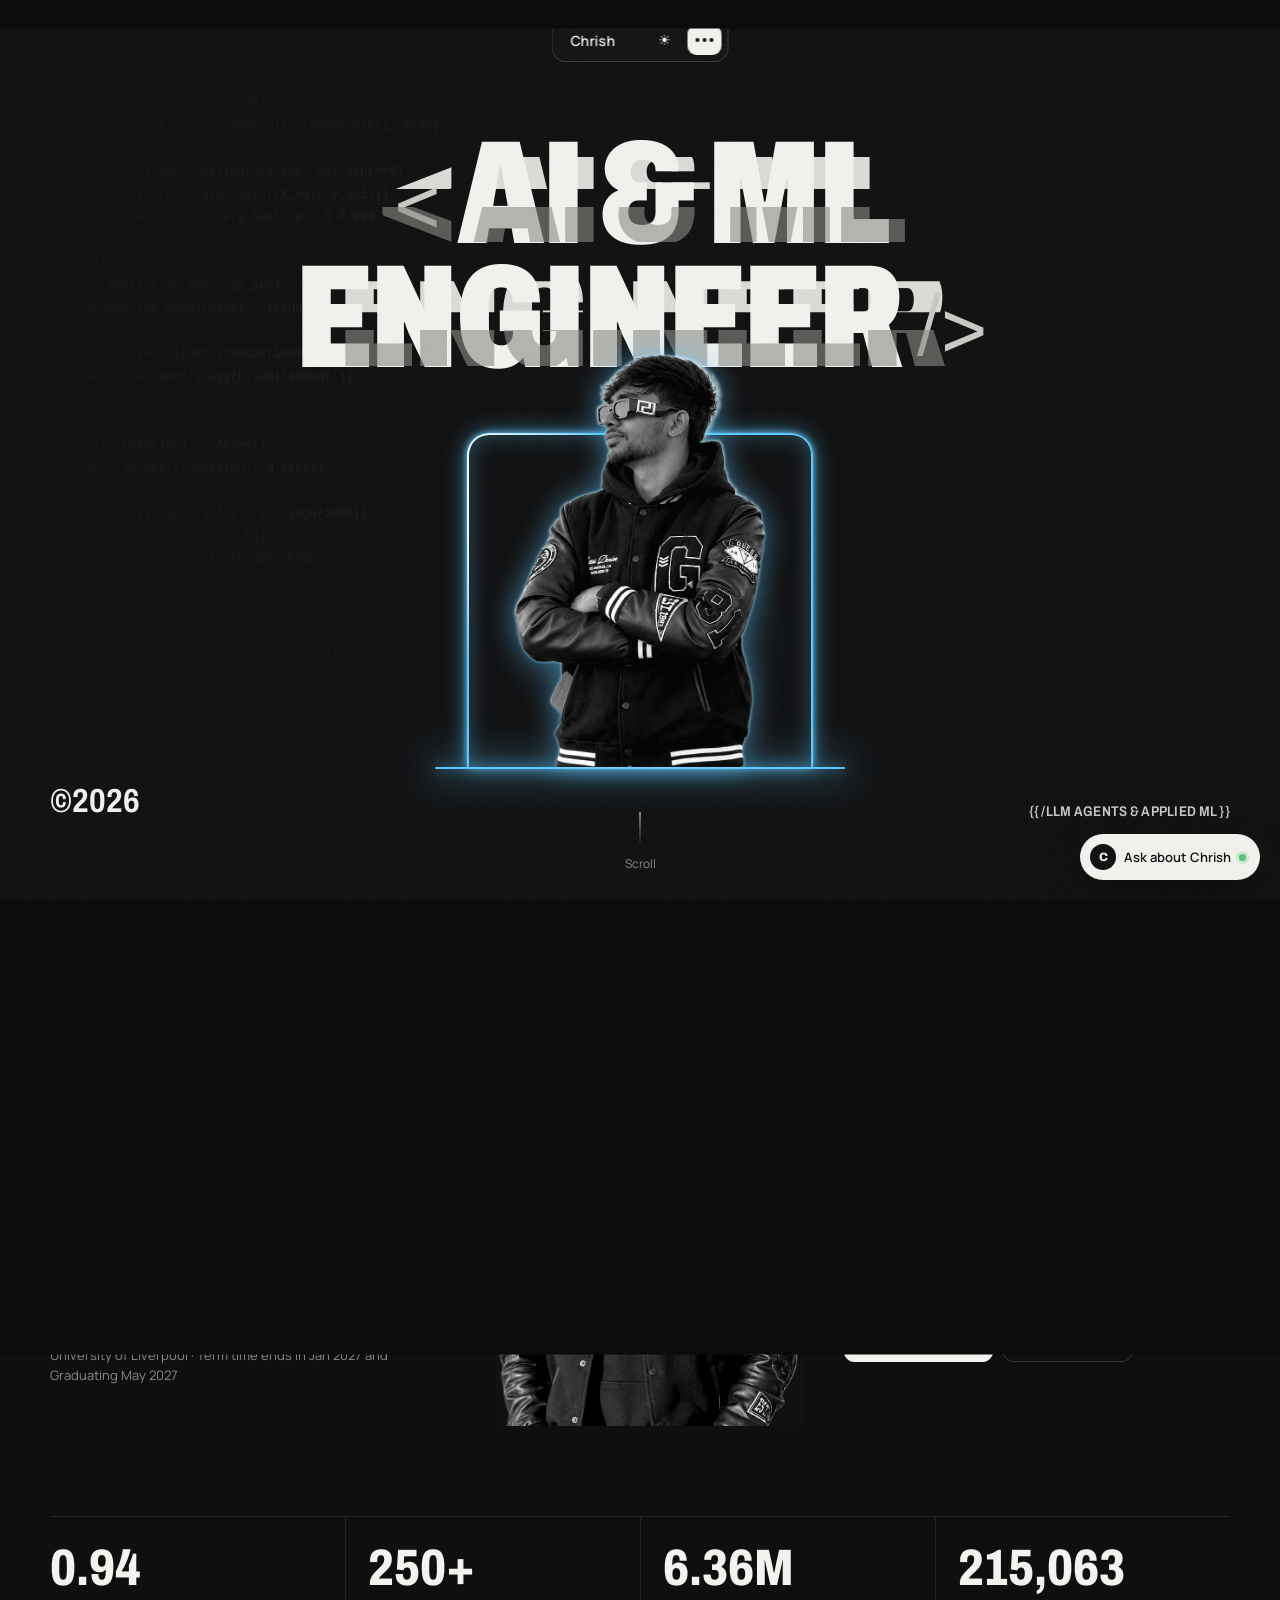
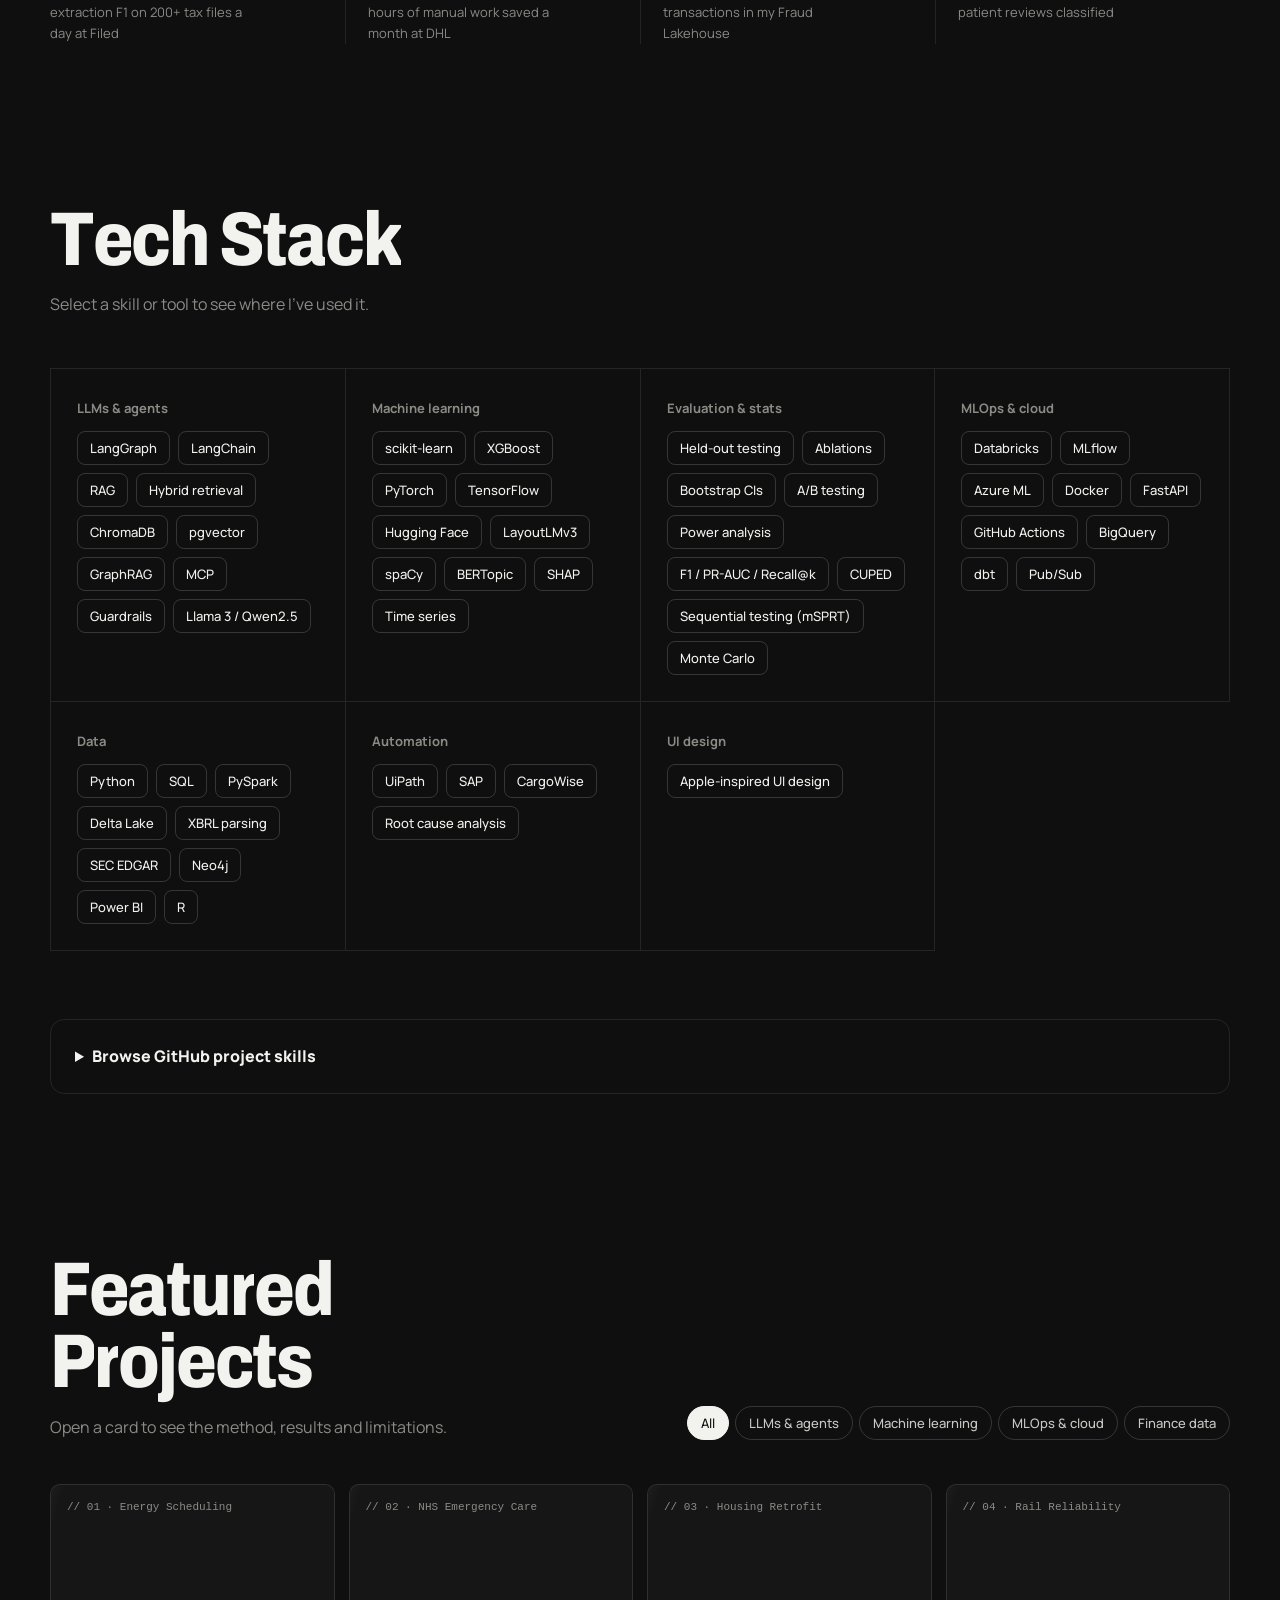
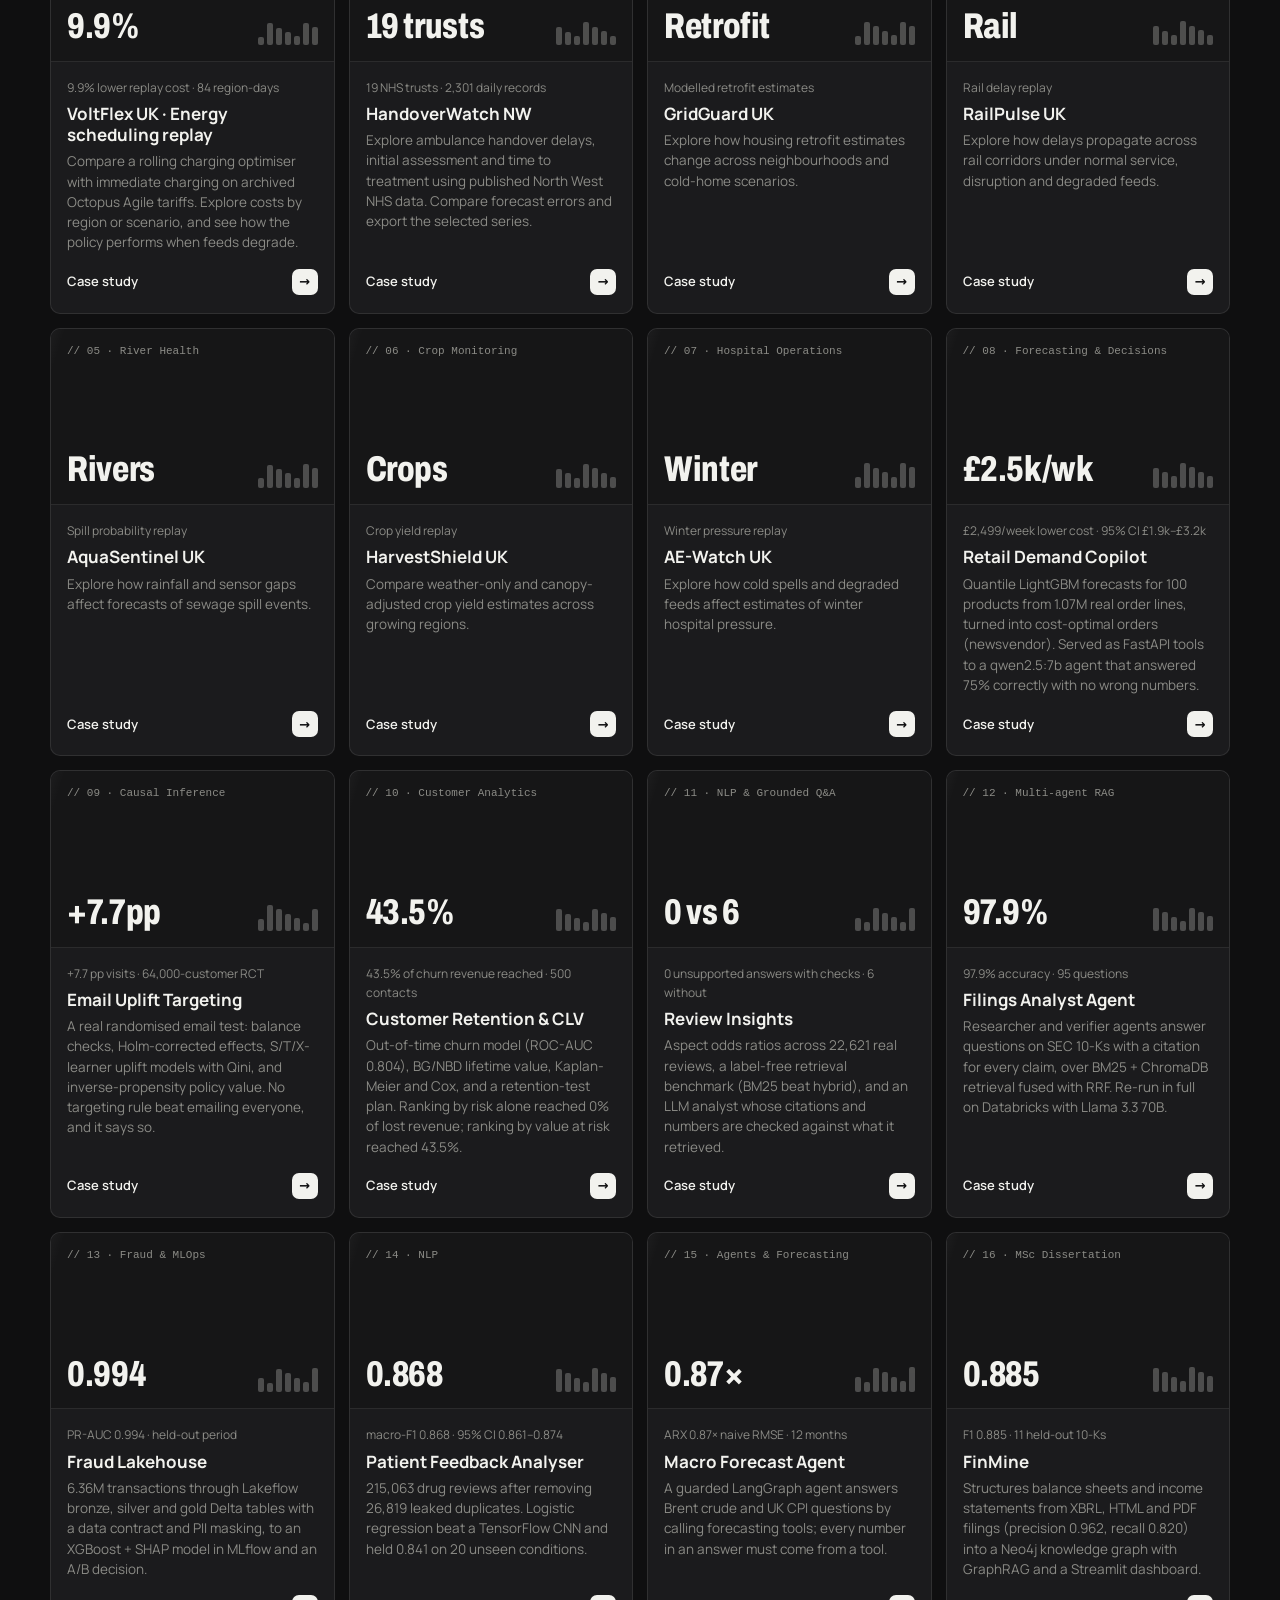
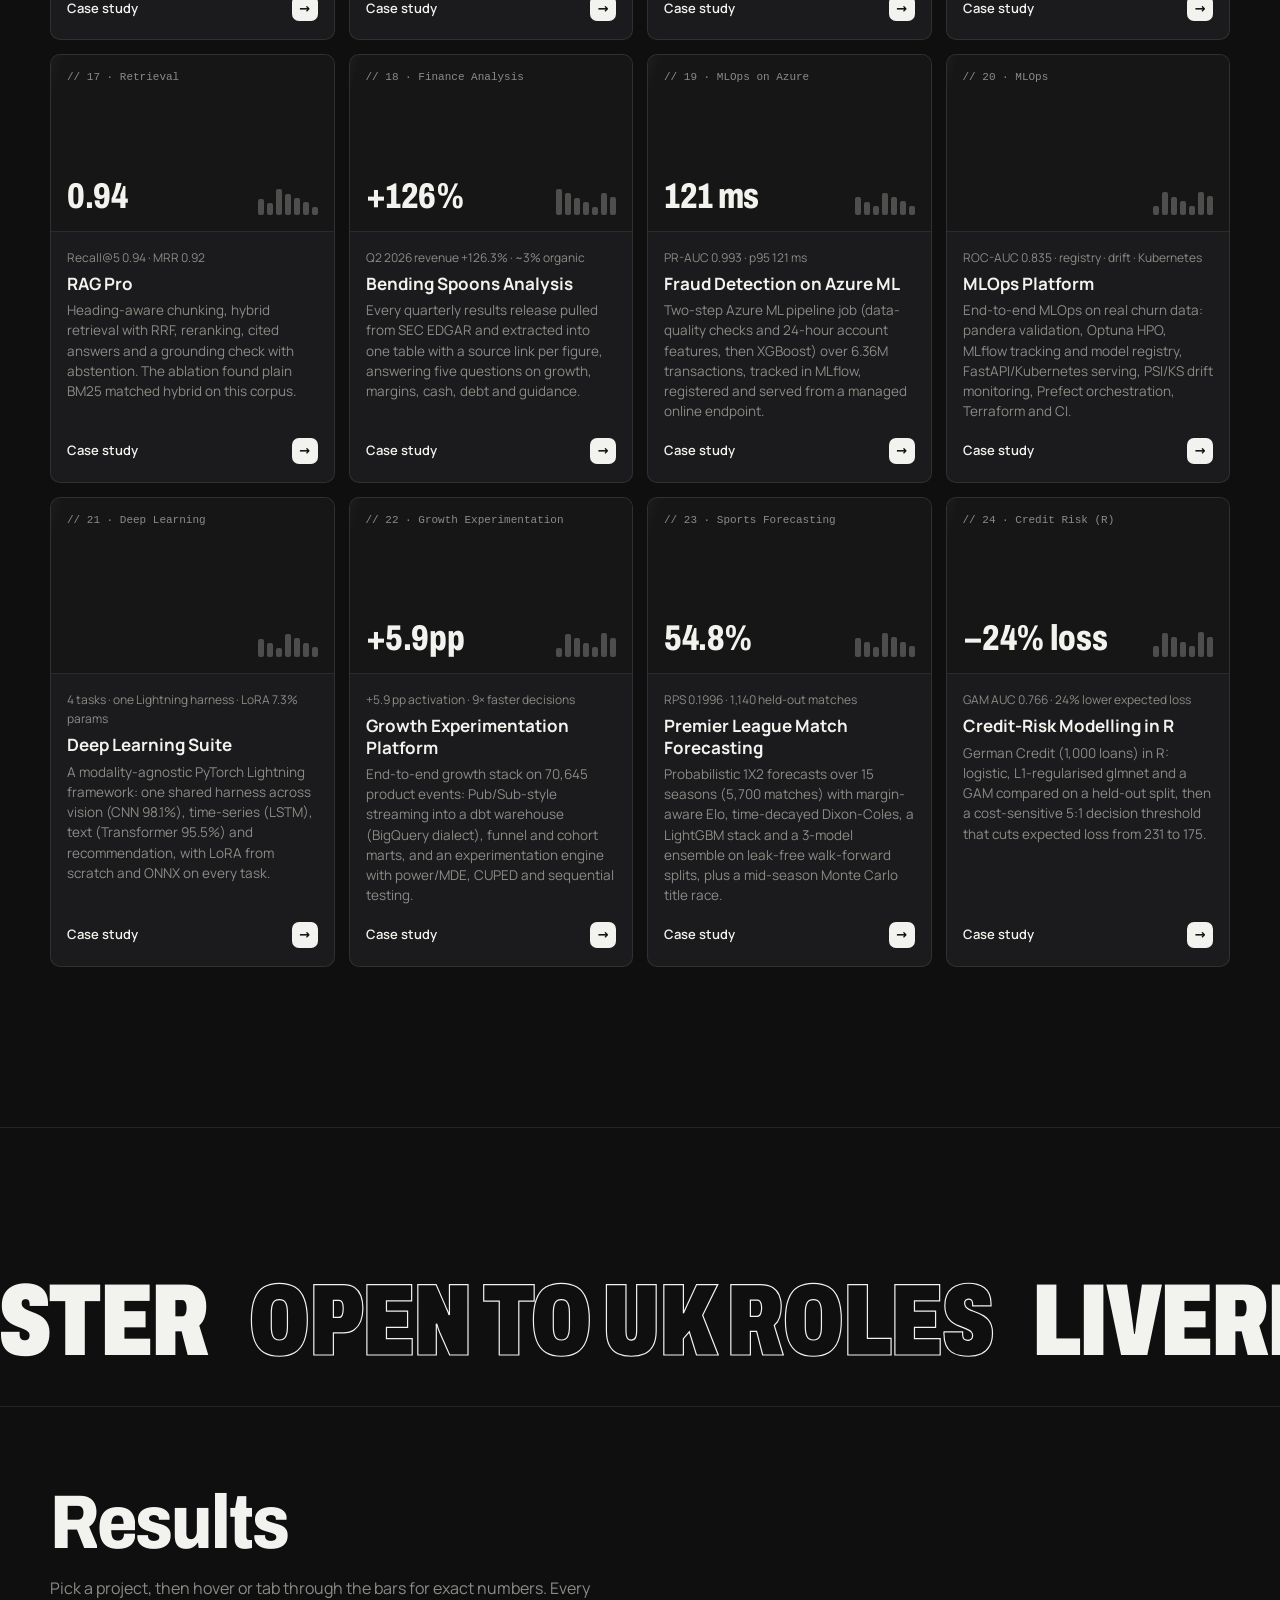
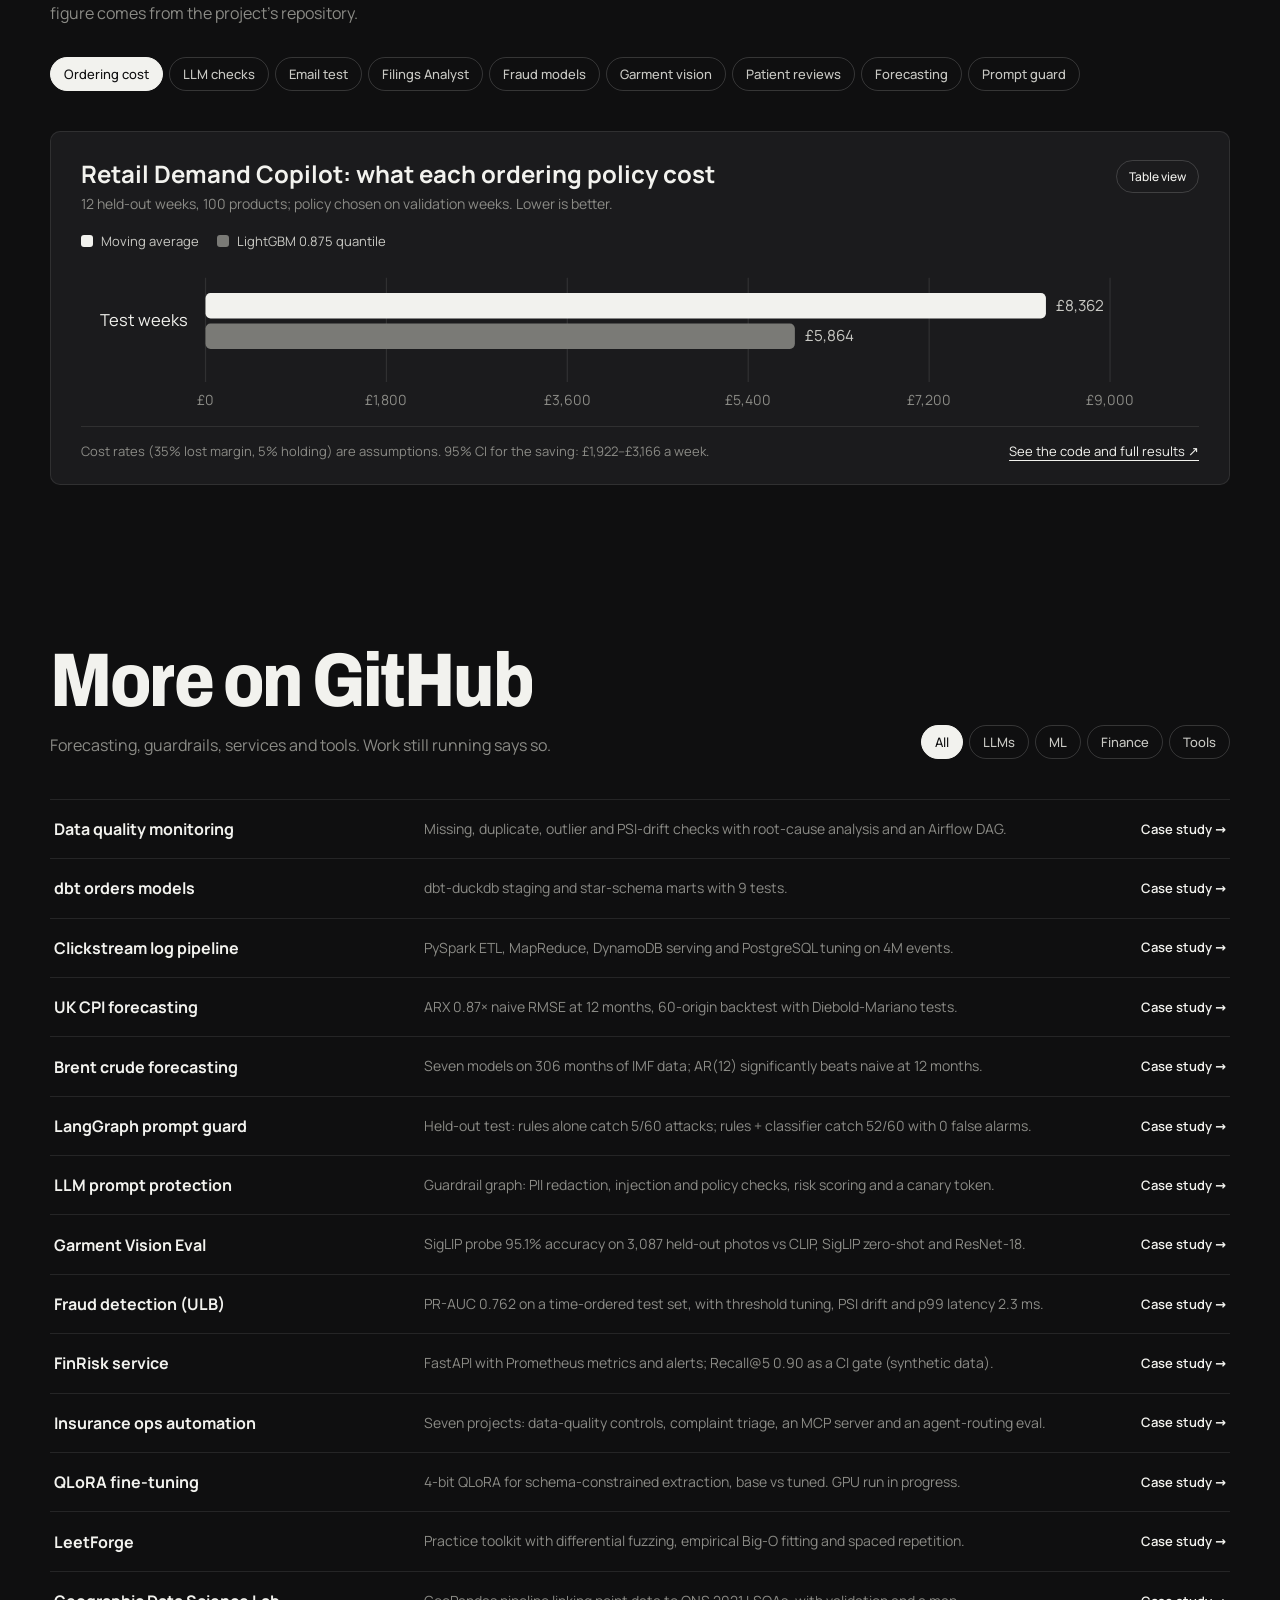
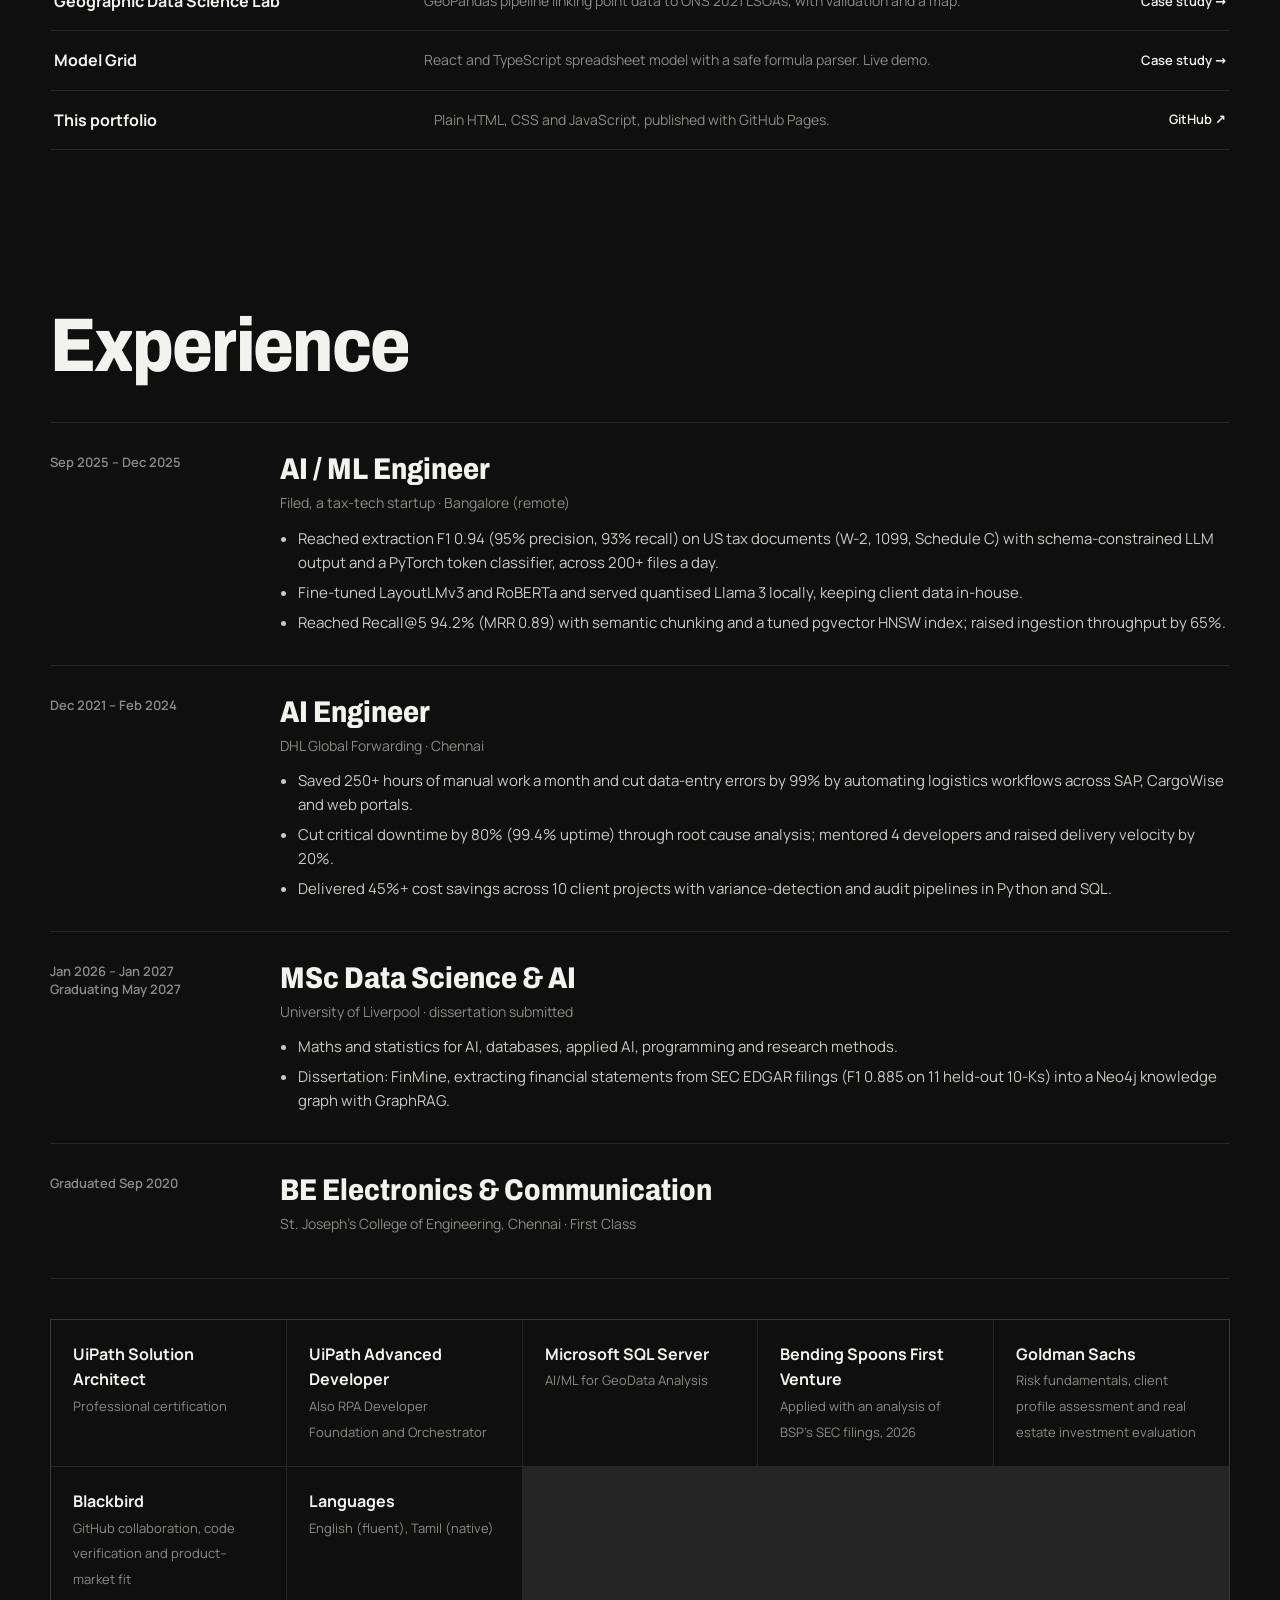
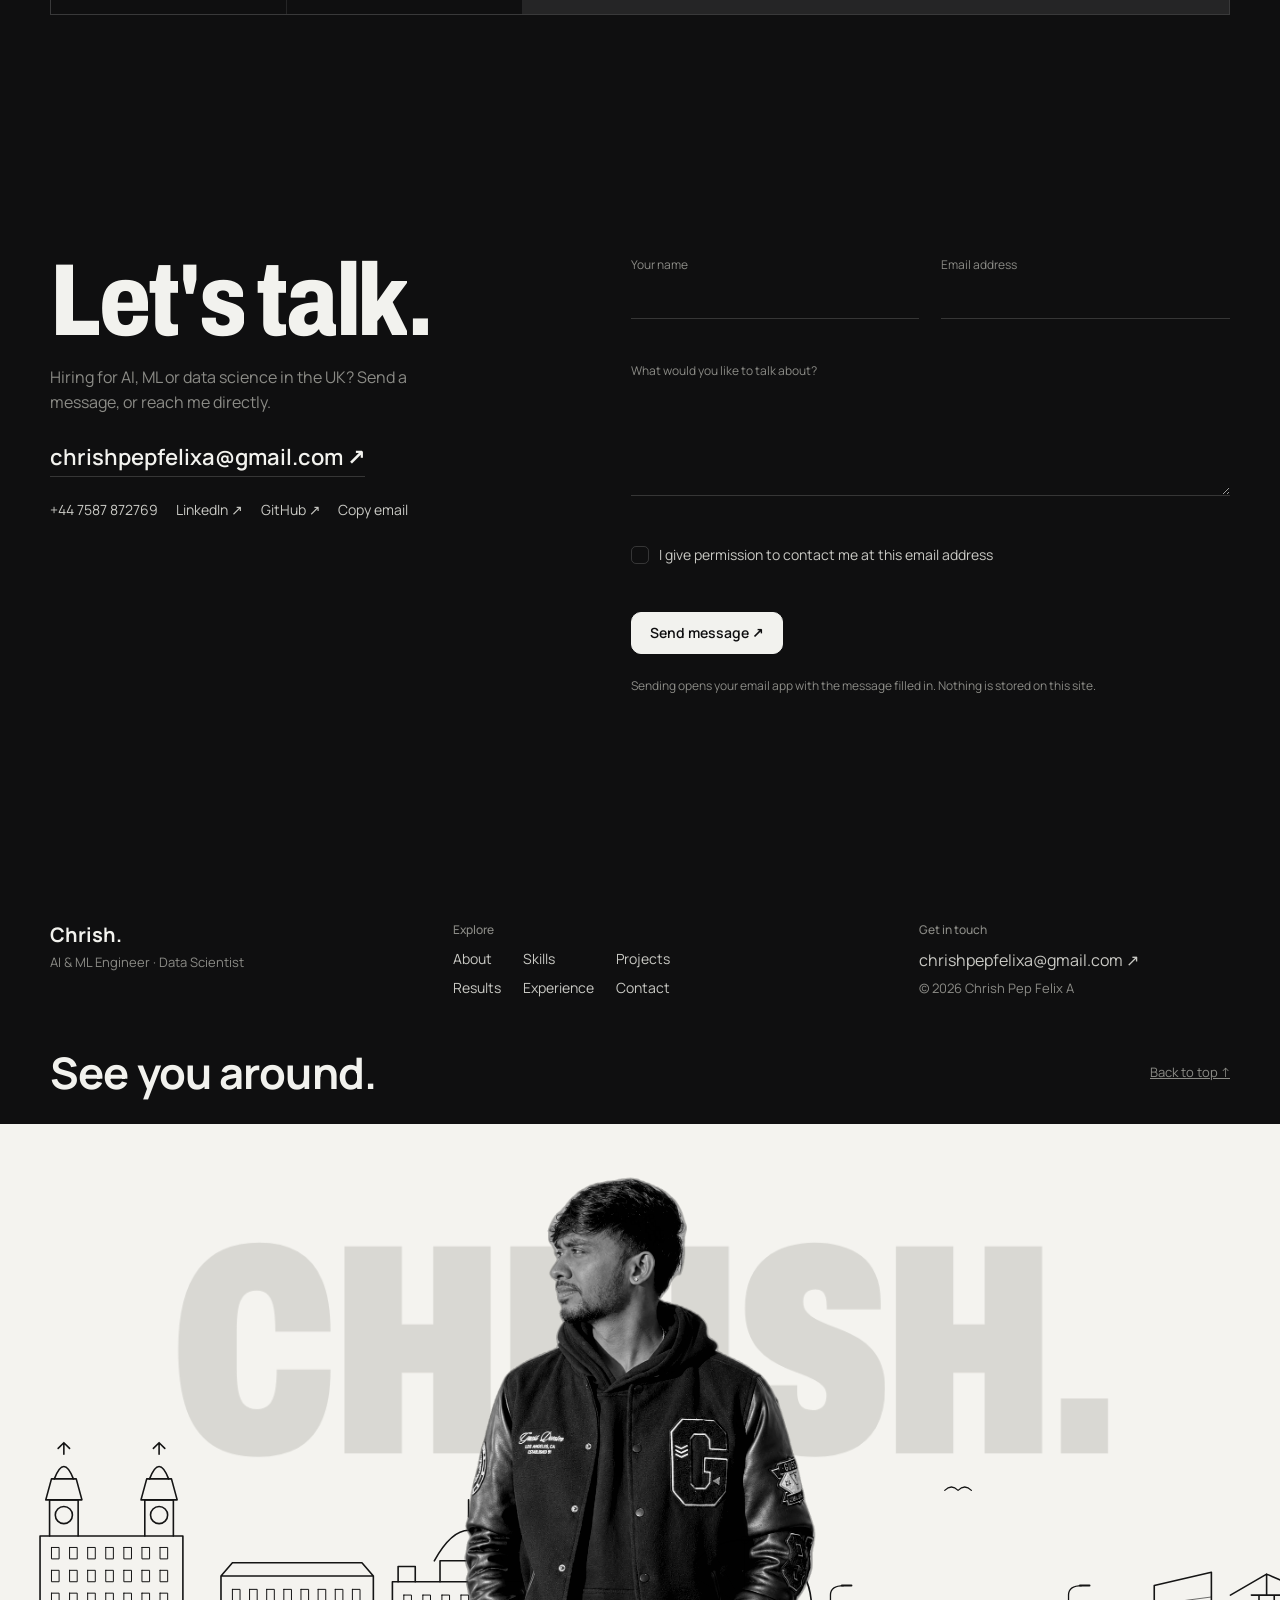
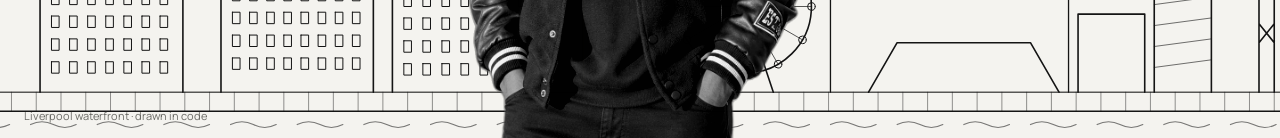
<file: index.html>
<!DOCTYPE html>
<html lang="en-GB">
<head>
<meta charset="utf-8">
<meta name="viewport" content="width=device-width, initial-scale=1">
<title>Chrish Pep Felix A · AI &amp; ML Engineer</title>
<meta name="description" content="Chrish Pep Felix A, AI and ML Engineer in Liverpool. LLM agents, retrieval and machine learning, tested on data they haven't seen.">
<meta property="og:title" content="Chrish Pep Felix A · AI & ML Engineer">
<meta property="og:description" content="LLM agents, retrieval and machine learning, tested on data they haven't seen.">
<meta property="og:type" content="website">
<meta property="og:url" content="https://chrisha-tech.github.io/">
<meta property="og:image" content="https://chrisha-tech.github.io/img/cover-og-v2.jpg">
<meta property="og:image:width" content="1200"><meta property="og:image:height" content="630">
<meta property="og:image:alt" content="Chrish Pep Felix A, AI and ML Engineer">
<meta name="twitter:card" content="summary_large_image">
<meta name="twitter:image" content="https://chrisha-tech.github.io/img/cover-og-v2.jpg">
<link rel="icon" href="data:image/svg+xml,%3Csvg xmlns='http://www.w3.org/2000/svg' viewBox='0 0 64 64'%3E%3Crect width='64' height='64' rx='14' fill='%230f0f10'/%3E%3Ctext x='32' y='45' font-family='Arial Black,Arial' font-weight='900' font-size='38' text-anchor='middle' fill='%23f2f2ee'%3EC%3C/text%3E%3C/svg%3E">
<link rel="preload" href="fonts/archivo.woff2" as="font" type="font/woff2" crossorigin>
<style>
@font-face{font-family:"Archivo";src:url(fonts/archivo.woff2) format("woff2-variations"),url(fonts/archivo.woff2) format("woff2");font-weight:100 900;font-stretch:62% 125%;font-display:swap}
@font-face{font-family:"Manrope";src:url(fonts/manrope.woff2) format("woff2-variations"),url(fonts/manrope.woff2) format("woff2");font-weight:200 800;font-display:swap}
:root{--bg:#0f0f10;--bg2:#161617;--card:#1b1b1d;--ink:#f2f2ee;--ink2:#c9c9c4;--muted:#8b8b86;--line:rgba(255,255,255,.09);--line2:rgba(255,255,255,.16);--paper:#f4f3ef;--paper-ink:#141414;
--d:"Archivo",system-ui,sans-serif;--b:"Manrope",system-ui,sans-serif;--ease:cubic-bezier(.2,.8,.2,1)}
:root[data-theme="light"]{--bg:#f4f3ef;--bg2:#ebeae5;--card:#ffffff;--ink:#121212;--ink2:#333;--muted:#6b6b66;--line:rgba(0,0,0,.09);--line2:rgba(0,0,0,.18)}
*{box-sizing:border-box;margin:0;padding:0}
html{scroll-behavior:smooth;-webkit-text-size-adjust:100%}
body{background:var(--bg);color:var(--ink);font:400 16px/1.6 var(--b);overflow-x:hidden;transition:background .4s,color .4s}
a{color:inherit}img{display:block;max-width:100%}
button{font:inherit;color:inherit;background:none;border:0;cursor:pointer}
:focus-visible{outline:2px solid var(--ink);outline-offset:3px}
.glitch,.giant{font-variation-settings:"wdth" 70}
.h2,.hi,.talk,.stat b,.pj .vis .big,.xi h3,.dlg-head h3,.kpi b,.hmeta{font-variation-settings:"wdth" 80}
.sr-only{position:absolute;width:1px;height:1px;overflow:hidden;clip:rect(0 0 0 0);white-space:nowrap}
.wrap{width:min(1180px,calc(100% - 48px));margin:0 auto}
section{position:relative}
.sec{padding:120px 0}
.h2{font:800 clamp(40px,6vw,76px)/.95 var(--d);font-stretch:85%;letter-spacing:-.03em}
.lead{color:var(--muted);max-width:56ch;margin-top:16px}
.rv{opacity:0;transform:translateY(26px);transition:opacity .9s var(--ease),transform .9s var(--ease)}
.rv.in{opacity:1;transform:none}

/* ---------- top pill nav ---------- */
.topnav{position:fixed;top:18px;left:50%;transform:translateX(-50%);z-index:60;display:flex;align-items:center;gap:6px;padding:6px 6px 6px 18px;border-radius:14px;background:rgba(22,22,23,.72);border:1px solid var(--line2);backdrop-filter:blur(14px);-webkit-backdrop-filter:blur(14px)}
:root[data-theme="light"] .topnav{background:rgba(255,255,255,.75)}
.topnav .nm{font:600 14px var(--b);text-decoration:none;margin-right:26px}
.ibtn{width:34px;height:30px;border-radius:9px;display:grid;place-items:center;font-size:14px;transition:background .2s}
.ibtn:hover{background:var(--line)}
.menubtn{background:var(--ink);color:var(--bg)}.menubtn:hover{background:var(--ink);opacity:.85}
.menubtn i{display:flex;gap:3px}.menubtn i b{width:4px;height:4px;border-radius:50%;background:currentColor}
.menu{position:absolute;top:calc(100% + 8px);right:0;min-width:240px;padding:8px;border-radius:14px;background:var(--card);border:1px solid var(--line2);box-shadow:0 30px 60px -20px rgba(0,0,0,.6);opacity:0;visibility:hidden;transform:translateY(-6px) scale(.98);transform-origin:top right;transition:all .25s var(--ease)}
.menu.open{opacity:1;visibility:visible;transform:none}
.menu a{display:flex;justify-content:space-between;padding:10px 12px;border-radius:9px;text-decoration:none;font-size:14px;color:var(--ink2)}
.menu a:hover{background:var(--line);color:var(--ink)}
.menu hr{border:0;border-top:1px solid var(--line);margin:6px 4px}

/* ---------- hero ---------- */
.hero{min-height:100svh;display:grid;place-items:center;overflow:hidden;perspective:1100px;background:var(--bg)}
.codebg{position:absolute;inset:-10% 0 0;font:500 12px/1.9 ui-monospace,Menlo,monospace;color:var(--ink);opacity:.06;white-space:pre;overflow:hidden;pointer-events:none;mask-image:radial-gradient(ellipse 70% 60% at 50% 45%,#000 30%,transparent 80%)}
.codebg div{animation:codeup 60s linear infinite}
@keyframes codeup{to{transform:translateY(-50%)}}
.hero-in{position:relative;width:min(1180px,calc(100% - 40px));height:100svh;display:flex;flex-direction:column;align-items:center;justify-content:center}
.glitch{position:relative;z-index:2;text-align:center;font:900 clamp(52px,11.5vw,170px)/.84 var(--d);font-stretch:72%;letter-spacing:-.02em;text-transform:uppercase;will-change:transform}
.glitch .ln{display:block;position:relative}
.glitch .ln span{display:inline-block}
.glitch .br{font-weight:400;font-stretch:100%;font-size:.55em;vertical-align:.18em;color:var(--ink2)}
.glitch .ln::before,.glitch .ln::after{content:attr(data-t);position:absolute;inset:0;pointer-events:none;opacity:0}
.glitch.go .ln::before{animation:g1 .42s steps(3) 1;opacity:.9;color:var(--ink);clip-path:inset(20% 0 55% 0)}
.glitch.go .ln::after{animation:g2 .42s steps(3) 1;opacity:.6;color:var(--muted);clip-path:inset(60% 0 12% 0)}
@keyframes g1{0%{transform:translate(-6px,0)}50%{transform:translate(8px,0)}100%{transform:translate(-2px,0)}}
@keyframes g2{0%{transform:translate(7px,0)}50%{transform:translate(-9px,0)}100%{transform:translate(3px,0)}}
.hero .intro-l{opacity:0;transform:translateY(.5em);animation:hin 1s var(--ease) forwards}
.hero .ln:nth-child(2) .intro-l{animation-delay:.15s}
@keyframes hin{to{opacity:1;transform:none}}
.hphoto{position:relative;z-index:3;width:min(270px,48vw);aspect-ratio:622/985;margin-top:-3.2vw;transform-style:preserve-3d;will-change:transform;opacity:0;animation:hin 1.1s .35s var(--ease) forwards;--neon:#5ec8ff}
.hphoto img{position:relative;z-index:2;width:100%;height:100%;object-fit:contain;object-position:50% 100%;filter:grayscale(1) contrast(1.12) drop-shadow(0 0 1.5px rgba(150,225,255,.95)) drop-shadow(0 0 14px rgba(94,200,255,.55))}
.nframe{position:absolute;left:-14%;right:-14%;top:22%;bottom:0;border-radius:22px 22px 0 0;border:2px solid var(--neon);border-bottom:0;box-shadow:0 0 6px var(--neon),0 0 22px rgba(94,200,255,.6),inset 0 0 22px rgba(94,200,255,.35);z-index:1;animation:neonon 1.4s .5s linear backwards,neonpulse 3.2s 2s ease-in-out infinite}
.nframe::before{content:"";position:absolute;inset:-2px;border-radius:inherit;padding:2px;background:conic-gradient(from var(--a),transparent 0 70%,#fff 84%,transparent 96%);-webkit-mask:linear-gradient(#000 0 0) content-box,linear-gradient(#000 0 0);-webkit-mask-composite:xor;mask-composite:exclude;animation:spin 4s linear infinite;filter:drop-shadow(0 0 6px #fff)}
.nframe::after{content:"";position:absolute;left:-10%;right:-10%;bottom:-2px;height:2px;background:var(--neon);box-shadow:0 0 12px var(--neon),0 0 40px 6px rgba(94,200,255,.45);border-radius:2px}
.nglow{position:absolute;left:-30%;right:-30%;top:30%;bottom:-6%;background:radial-gradient(closest-side,rgba(94,200,255,.28),transparent 70%);filter:blur(10px);z-index:0;animation:neonpulse 3.2s 4s ease-in-out infinite}
@keyframes neonon{0%{opacity:0}8%{opacity:1}12%{opacity:.1}20%{opacity:1}26%{opacity:.2}34%,100%{opacity:1}}
@keyframes neonpulse{50%{opacity:.72}}
:root[data-theme="light"] .hphoto{--neon:#0a84c9}
.hmeta{position:absolute;bottom:9vh;left:0;right:0;display:flex;justify-content:space-between;align-items:flex-end;z-index:2;font:700 clamp(20px,2.6vw,34px) var(--d);font-stretch:80%}
.hmeta .tag{font:600 clamp(11px,1.1vw,14px) var(--d);font-stretch:85%;letter-spacing:.02em;text-transform:uppercase;color:var(--ink2)}
.hcue{position:absolute;bottom:3vh;left:50%;transform:translateX(-50%);font-size:12px;color:var(--muted);text-decoration:none;display:flex;flex-direction:column;align-items:center;gap:8px}
.hcue i{width:1px;height:34px;background:linear-gradient(var(--ink),transparent);animation:cue 2s ease-in-out infinite}
@keyframes cue{0%,100%{transform:scaleY(.4);transform-origin:top}50%{transform:scaleY(1)}}

/* ---------- intro ---------- */
.intro{padding:140px 0 100px}
.igrid{display:grid;grid-template-columns:1.05fr .8fr 1fr;gap:40px;align-items:center}
.hi{font:800 clamp(48px,6.4vw,92px)/.92 var(--d);font-stretch:82%;letter-spacing:-.03em}
.role{font:600 17px/1.35 var(--b);margin-top:18px}
.cur{margin-top:28px;font-size:13px;color:var(--muted)}.cur b{display:block;color:var(--ink);font-weight:600;font-size:14px}
.iphoto{aspect-ratio:4/5;overflow:hidden;border-radius:4px}
.iphoto img{width:100%;height:100%;object-fit:cover;filter:grayscale(1) contrast(1.05);transition:transform 1.2s var(--ease)}
.iphoto:hover img{transform:scale(1.04)}
.itext p{font-size:clamp(17px,1.5vw,20px);line-height:1.5}
.itext p b{font-weight:700}
.itext p+p{font-size:15px;color:var(--muted);margin-top:14px}
.btns{display:flex;gap:10px;flex-wrap:wrap;margin-top:26px}
.btn{display:inline-flex;align-items:center;gap:8px;padding:11px 18px;border-radius:10px;font:600 14px var(--b);text-decoration:none;border:1px solid var(--line2);transition:transform .25s var(--ease),background .25s,color .25s}
.btn:hover{transform:translateY(-2px)}
.btn.solid{background:var(--ink);color:var(--bg);border-color:var(--ink)}
.btn.ghost:hover{background:var(--ink);color:var(--bg)}
.stats{display:grid;grid-template-columns:repeat(4,1fr);margin-top:90px;border-top:1px solid var(--line)}
.stat{padding:26px 22px 0 0}
.stat+.stat{padding-left:22px;border-left:1px solid var(--line)}
.stat b{display:block;font:800 clamp(34px,4vw,54px)/1 var(--d);font-stretch:78%}
.stat span{display:block;font-size:13px;color:var(--muted);margin-top:8px;max-width:24ch}

/* ---------- tech stack ---------- */
.stackgrid{display:grid;grid-template-columns:repeat(auto-fit,minmax(260px,1fr));margin-top:50px;border-top:1px solid var(--line);border-left:1px solid var(--line)}
.sg{padding:26px;border-right:1px solid var(--line);border-bottom:1px solid var(--line)}
.sg h3{font:700 13px var(--b);color:var(--muted);margin-bottom:14px}
.chips{display:flex;flex-wrap:wrap;gap:8px}
.chip{padding:7px 12px;border-radius:8px;border:1px solid var(--line2);font:500 13px var(--b);transition:background .2s,color .2s,border-color .2s}
.chip:hover,.chip[aria-pressed="true"]{background:var(--ink);color:var(--bg);border-color:var(--ink)}
.usedin{margin-top:18px;min-height:26px;font-size:14px;color:var(--muted)}.usedin b{color:var(--ink)}

/* ---------- projects ---------- */
.phead{display:flex;justify-content:space-between;align-items:flex-end;gap:24px;flex-wrap:wrap}
.filters{display:flex;gap:6px;flex-wrap:wrap}
.f{padding:7px 13px;border-radius:999px;border:1px solid var(--line2);font:500 13px var(--b);color:var(--ink2);transition:all .2s}
#resTabs .pf{padding:7px 13px;border-radius:999px;border:1px solid var(--line2);font:500 13px var(--b);color:var(--ink2);transition:all .2s}
#resTabs .pf[aria-selected="true"],.f[aria-pressed="true"],.f[aria-selected="true"]{background:var(--ink);color:var(--bg);border-color:var(--ink)}
.pgrid{display:grid;grid-template-columns:repeat(4,1fr);gap:14px;margin-top:44px}
.pj{position:relative;display:flex;flex-direction:column;background:var(--card);border:1px solid var(--line);border-radius:10px;overflow:hidden;text-align:left;transition:transform .35s var(--ease),border-color .3s;cursor:pointer}
.pj:hover,.pj:focus-visible{transform:translateY(-6px);border-color:var(--line2)}
.pj .vis{position:relative;aspect-ratio:16/10;background:var(--bg2);border-bottom:1px solid var(--line);overflow:hidden;padding:16px;display:flex;flex-direction:column;justify-content:space-between}
.pj .vis .k{font:500 11px ui-monospace,Menlo,monospace;color:var(--muted)}
.pj .vis .big{font:800 clamp(30px,2.8vw,40px)/1 var(--d);font-stretch:75%;letter-spacing:-.01em;transition:transform .5s var(--ease)}
.pj:hover .vis .big{transform:translateX(4px)}
.pj .vis .mini{display:flex;gap:3px;align-items:flex-end;height:26px;position:absolute;right:16px;bottom:16px}
.pj .vis .mini i{width:6px;background:var(--ink);opacity:.25;border-radius:2px;transition:opacity .4s,height .5s var(--ease)}
.pj:hover .vis .mini i{opacity:.6}
.pj .bd{padding:16px 16px 18px;display:flex;flex-direction:column;gap:6px;flex:1}
.pj .cat{font-size:12px;color:var(--muted)}
.pj h3{font:700 17px/1.25 var(--b)}
.pj p{font-size:13.5px;color:var(--muted);line-height:1.5}
.pj .go{margin-top:auto;padding-top:10px;display:flex;justify-content:space-between;align-items:center;font-size:13px;font-weight:600}
.pj .go span:last-child{width:26px;height:26px;border-radius:7px;background:var(--ink);color:var(--bg);display:grid;place-items:center;transition:transform .3s var(--ease)}
.pj:hover .go span:last-child{transform:rotate(-45deg)}
.pj[hidden]{display:none}

/* ---------- results chart ---------- */
.chartcard{margin-top:40px;padding:28px 30px 22px;background:var(--card);border:1px solid var(--line);border-radius:10px}
.ch-top{display:flex;justify-content:space-between;gap:20px;align-items:flex-start;flex-wrap:wrap}
.ch-top h3{font:700 clamp(20px,2vw,24px)/1.2 var(--b)}
.ch-top p{font-size:14px;color:var(--muted);margin-top:4px;max-width:62ch}
.ch-tools,.ch-toggle{display:flex;gap:6px;align-items:center;flex-wrap:wrap}
.ch-toggle button,.ch-tbl{font:500 12px var(--b);padding:7px 12px;border-radius:999px;border:1px solid var(--line2)}
.ch-toggle button[aria-pressed="true"],.ch-tbl[aria-pressed="true"]{background:var(--ink);color:var(--bg);border-color:var(--ink)}
.ch-legend{display:flex;gap:18px;flex-wrap:wrap;margin:16px 0 4px;font-size:13px;color:var(--ink2)}
.ch-legend span{display:inline-flex;align-items:center;gap:8px}.ch-legend i{width:12px;height:12px;border-radius:3px;display:inline-block}
.ch-plot{position:relative;margin-top:8px}
#chSvg{display:block;width:100%;height:auto;overflow:visible}
#chSvg text{font-family:var(--b);fill:var(--ink2)}
#chSvg .lbl{font-size:13px;fill:var(--ink)}#chSvg .val{font-size:12px}#chSvg .ax{font-size:11px;fill:var(--muted)}
#chSvg .gl{stroke:var(--line)}#chSvg .ref{stroke:var(--ink);stroke-dasharray:4 4;opacity:.7}#chSvg .reft{font-size:11px;fill:var(--ink)}
#chSvg .bar{transform-box:fill-box;transform-origin:0 50%;transform:scaleX(0);transition:transform .9s var(--ease),opacity .2s}
#chSvg.on .bar{transform:scaleX(1)}
#chSvg .ci{stroke:var(--ink);stroke-width:1.5;opacity:0;transition:opacity .4s .7s}#chSvg.on .ci{opacity:.85}
#chSvg .hit{fill:transparent;cursor:pointer;outline:none}
#chSvg.dim g.m:not(:hover):not(:focus-within) .bar{opacity:.35}
:root[data-theme="light"] #chSvg .bar[fill="#f2f2ee"]{fill:#151515}
.ch-tip{position:absolute;pointer-events:none;min-width:150px;padding:10px 12px;background:var(--bg);border:1px solid var(--line2);border-radius:8px;font-size:13px;opacity:0;transform:translate(-50%,-110%);transition:opacity .15s;z-index:3;white-space:nowrap}
.ch-tip.on{opacity:1}.ch-tip b{display:block;font-size:15px}.ch-tip small{color:var(--muted)}
.ch-table table{width:100%;border-collapse:collapse;font-size:14px;margin-top:10px}
.ch-table th,.ch-table td{text-align:left;padding:8px 10px;border-bottom:1px solid var(--line)}.ch-table th{color:var(--muted);font-weight:500}
.ch-foot{display:flex;justify-content:space-between;gap:16px;flex-wrap:wrap;margin-top:14px;padding-top:14px;border-top:1px solid var(--line);font-size:13px;color:var(--muted)}
.ch-foot a{color:var(--ink);text-underline-offset:4px}

/* ---------- repos list ---------- */
.rlist{margin-top:40px;border-top:1px solid var(--line)}
.rrow{display:grid;grid-template-columns:minmax(200px,1fr) 2fr auto;gap:24px;align-items:center;padding:18px 4px;border-bottom:1px solid var(--line);text-decoration:none;transition:padding .35s var(--ease),background .3s}
.rrow:hover{padding-left:16px;background:var(--bg2)}
.rrow b{font:700 16px var(--b)}.rrow span{font-size:14px;color:var(--muted)}
.rrow em{font-style:normal;font-size:13px;font-weight:600;white-space:nowrap}
.rrow[hidden]{display:none}

/* ---------- experience ---------- */
.xp{margin-top:40px;border-top:1px solid var(--line)}
.xi{display:grid;grid-template-columns:200px 1fr;gap:30px;padding:30px 0;border-bottom:1px solid var(--line)}
.xi .when{font:600 13px var(--b);color:var(--muted)}
.xi h3{font:800 clamp(22px,2.4vw,30px)/1.1 var(--d);font-stretch:85%}
.xi .org{font-size:14px;color:var(--muted);margin:6px 0 12px}
.xi ul{padding-left:18px;color:var(--ink2);font-size:15px}.xi li+li{margin-top:6px}
.certs{display:grid;grid-template-columns:repeat(auto-fit,minmax(210px,1fr));gap:1px;margin-top:40px;background:var(--line);border:1px solid var(--line)}
.cert{background:var(--bg);padding:22px}.cert b{display:block;font-weight:700}.cert span{font-size:13px;color:var(--muted)}

/* ---------- contact ---------- */
.cgrid{display:grid;grid-template-columns:1fr 1.15fr;gap:60px;align-items:start}
.talk{font:800 clamp(56px,8vw,112px)/.9 var(--d);font-stretch:80%;letter-spacing:-.03em}
.cdesc{color:var(--muted);margin:18px 0 26px;max-width:40ch}
.cmail{display:inline-flex;gap:8px;font:600 clamp(17px,1.8vw,22px) var(--b);text-decoration:none;border-bottom:1px solid var(--line2);padding-bottom:4px}
.cmail:hover{border-color:var(--ink)}
.clinks{display:flex;gap:18px;flex-wrap:wrap;margin-top:22px;font-size:14px}
.clinks a{text-decoration:none;color:var(--ink2)}.clinks a:hover{color:var(--ink)}
form{display:grid;gap:22px}
.f2{display:grid;grid-template-columns:1fr 1fr;gap:22px}
.fld label{display:block;font-size:12px;color:var(--muted);margin-bottom:6px}
.fld input,.fld textarea{width:100%;background:transparent;border:0;border-bottom:1px solid var(--line2);color:var(--ink);font:400 16px var(--b);padding:8px 0;outline:none;transition:border-color .2s}
.fld textarea{min-height:110px;resize:vertical}
.fld input:focus,.fld textarea:focus{border-color:var(--ink)}
.fld.bad input,.fld.bad textarea{border-color:#d2564b}
.err{font-size:12px;color:#e07a70;min-height:16px;margin-top:4px}
.send{justify-self:start}
.fnote{font-size:12px;color:var(--muted)}
.consent{display:flex;align-items:flex-start;gap:10px;font-size:14px;color:var(--ink2);cursor:pointer;line-height:1.45}
.consent input{appearance:none;-webkit-appearance:none;flex:none;width:18px;height:18px;margin-top:1px;border:1px solid var(--line2);border-radius:5px;display:grid;place-items:center;cursor:pointer;transition:background .2s,border-color .2s}
.consent input::after{content:"";width:9px;height:5px;border-left:2px solid var(--bg);border-bottom:2px solid var(--bg);transform:rotate(-45deg) scale(0);margin-top:-2px;transition:transform .2s var(--ease)}
.consent input:checked{background:var(--ink);border-color:var(--ink)}.consent input:checked::after{transform:rotate(-45deg) scale(1)}
.consent:hover input{border-color:var(--ink)}
.done{font-size:14px}.done a{text-underline-offset:3px}

/* ---------- footer ---------- */
footer{position:relative;margin-top:60px}
.fstrip{display:grid;grid-template-columns:1.2fr 1.4fr 1fr;gap:30px;padding:46px 0 26px}
.fstrip .nm{font:700 20px var(--b)}.fstrip small{display:block;color:var(--muted);font-size:13px;margin-top:4px}
.fstrip h4{font:500 12px var(--b);color:var(--muted);margin-bottom:10px}
.fl{display:grid;grid-template-columns:repeat(3,auto);gap:6px 22px;justify-content:start;font-size:14px}
.fl a,.fmail{text-decoration:none;color:var(--ink2)}.fl a:hover,.fmail:hover{color:var(--ink)}
.fbar{display:flex;justify-content:space-between;align-items:center;padding:18px 0 22px}
.see{font:700 clamp(28px,3.4vw,44px) var(--b);letter-spacing:-.02em}
.totop{font-size:13px;color:var(--muted)}.totop:hover{color:var(--ink)}
.stage{position:relative;height:clamp(380px,48vw,640px);background:var(--paper);overflow:hidden;color:var(--paper-ink)}
.giant{position:absolute;left:50%;top:4%;transform:translateX(-50%);font:900 clamp(120px,25vw,380px)/.8 var(--d);font-stretch:70%;letter-spacing:-.03em;color:#d9d8d3;white-space:nowrap;user-select:none;will-change:transform}
.skyline{position:absolute;left:0;right:0;bottom:0;width:100%;height:62%;color:var(--paper-ink)}
.skyline path,.skyline line,.skyline rect,.skyline circle,.skyline polyline{vector-effect:non-scaling-stroke}
.skyline .draw{stroke-dasharray:var(--len,2000);stroke-dashoffset:var(--len,2000);transition:stroke-dashoffset 2.6s var(--ease)}
.stage.in .skyline .draw{stroke-dashoffset:0}
.me{position:absolute;bottom:0;left:50%;height:92%;transform:translateX(-50%) translateY(6%);filter:grayscale(1) contrast(1.15) brightness(.95);z-index:2;transition:transform 1.4s var(--ease)}
.stage.in .me{transform:translateX(-50%)}
.fcopy{position:absolute;left:24px;bottom:14px;z-index:3;font-size:11px;color:#6b6b66}
.stage.dimmed::after{content:"";position:absolute;inset:0;background:rgba(15,15,16,.45);z-index:4;transition:opacity .4s}

/* ---------- chat assistant ---------- */
.askbtn{position:fixed;right:20px;bottom:20px;z-index:70;display:flex;align-items:center;gap:8px;padding:10px 14px 10px 10px;border-radius:999px;background:var(--ink);color:var(--bg);font:600 13px var(--b);box-shadow:0 14px 40px -10px rgba(0,0,0,.6);transition:transform .3s var(--ease)}
.askbtn:hover{transform:translateY(-2px)}
.askbtn .av{width:26px;height:26px;border-radius:50%;background:var(--bg);color:var(--ink);display:grid;place-items:center;font:800 12px var(--d)}
.askbtn .dot{width:7px;height:7px;border-radius:50%;background:#55c27a;box-shadow:0 0 0 3px rgba(85,194,122,.25)}
.chat{position:fixed;right:20px;bottom:76px;z-index:71;width:min(380px,calc(100vw - 32px));height:min(540px,calc(100svh - 110px));display:flex;flex-direction:column;background:#141415;color:#eee;border:1px solid rgba(255,255,255,.14);border-radius:16px;box-shadow:0 40px 80px -20px rgba(0,0,0,.7);opacity:0;visibility:hidden;transform:translateY(14px) scale(.98);transform-origin:bottom right;transition:all .3s var(--ease)}
.chat.open{opacity:1;visibility:visible;transform:none}
.chat header{display:flex;align-items:center;gap:10px;padding:14px 14px 12px;border-bottom:1px solid rgba(255,255,255,.08)}
.chat header .av{width:30px;height:30px;border-radius:50%;background:#eee;color:#111;display:grid;place-items:center;font:800 13px var(--d)}
.chat header b{display:block;font-size:14px}.chat header small{font-size:11px;color:#8b8b86}
.chat header button{margin-left:auto;width:28px;height:28px;border-radius:8px;font-size:18px;color:#aaa}.chat header button:hover{background:rgba(255,255,255,.08);color:#fff}
.msgs{flex:1;overflow-y:auto;padding:14px;display:flex;flex-direction:column;gap:10px;scroll-behavior:smooth}
.m{max-width:86%;padding:9px 12px;border-radius:12px;font-size:13.5px;line-height:1.5;animation:min .35s var(--ease)}
@keyframes min{from{opacity:0;transform:translateY(6px)}}
.m.bot{background:#202022;border-top-left-radius:4px}.m.bot small{display:block;font-size:11px;color:#8b8b86;margin-bottom:3px}
.m.bot a{color:#fff}
.m.you{align-self:flex-end;background:#eee;color:#111;border-top-right-radius:4px}
.m.typing{display:flex;gap:4px}.m.typing i{width:6px;height:6px;border-radius:50%;background:#777;animation:bl 1s infinite}.m.typing i:nth-child(2){animation-delay:.15s}.m.typing i:nth-child(3){animation-delay:.3s}
@keyframes bl{50%{opacity:.25}}
.sugg{display:flex;gap:6px;flex-wrap:wrap;padding:0 14px 10px}
.sugg button{font-size:12px;padding:6px 10px;border-radius:999px;border:1px solid rgba(255,255,255,.16);color:#ccc}.sugg button:hover{background:#eee;color:#111}
.chat form{display:flex;gap:8px;padding:10px 12px 6px;border-top:1px solid rgba(255,255,255,.08)}
.chat input{flex:1;background:#1d1d1f;border:1px solid rgba(255,255,255,.1);border-radius:10px;padding:9px 12px;color:#eee;font:400 14px var(--b);outline:none}
.chat input:focus{border-color:rgba(255,255,255,.35)}
.chat form button{width:38px;border-radius:10px;background:#eee;color:#111;font-weight:700}
.chat .disc{font-size:10.5px;color:#77776f;text-align:center;padding:0 12px 10px}

/* ---------- case dialog ---------- */
dialog{margin:auto;width:min(780px,calc(100% - 28px));max-height:88vh;padding:0;background:var(--card);color:var(--ink);border:1px solid var(--line2);border-radius:14px;overflow:hidden}
dialog[open]{display:flex;flex-direction:column;animation:pop .45s var(--ease)}
dialog::backdrop{background:rgba(8,8,9,.7);backdrop-filter:blur(6px)}
@keyframes pop{from{opacity:0;transform:translateY(30px) scale(.97)}}
.dlg-head{display:flex;justify-content:space-between;gap:16px;padding:22px 26px 16px;border-bottom:1px solid var(--line)}
.dlg-tag{font-size:12px;color:var(--muted)}
.dlg-head h3{font:800 clamp(26px,3.4vw,38px)/1 var(--d);font-stretch:82%;margin-top:6px}
.x{width:36px;height:36px;border-radius:9px;border:1px solid var(--line2);font-size:20px;flex:none}
.dlg-body{overflow:auto;padding:8px 26px 10px;flex:1}
.dlg-foot{display:flex;justify-content:space-between;align-items:center;padding:12px 26px;border-top:1px solid var(--line);font-size:13px;color:var(--muted)}
.dnav{font-size:13px;font-weight:600}
.kpis{display:grid;grid-template-columns:repeat(auto-fit,minmax(160px,1fr));gap:1px;margin:16px 0 20px;background:var(--line);border:1px solid var(--line)}
.kpi{background:var(--card);padding:16px}.kpi b{font:800 34px/1 var(--d);font-stretch:78%}.kpi i{font:700 18px var(--d);font-style:normal}.kpi span{display:block;font-size:12px;color:var(--muted);margin-top:6px}
.pipe{list-style:none;display:flex;flex-wrap:wrap;gap:8px;margin:0 0 18px}
.pipe li{font-size:12.5px;padding:7px 11px;border:1px solid var(--line2);border-radius:8px;color:var(--ink2)}.pipe li span{font-weight:700;margin-right:6px;color:var(--muted)}
.cs{display:grid;grid-template-columns:120px 1fr;gap:18px;padding:14px 0;border-bottom:1px solid var(--line)}
.cs b{font-size:13px}.cs p{font-size:14.5px;color:var(--ink2)}.cs p strong{color:var(--ink)}
.cbars{margin:20px 0 6px;padding:16px;border:1px solid var(--line);border-radius:10px}
.cbars h4,.climits h4{font:600 13px var(--b);color:var(--muted);margin-bottom:12px}
.cb{display:grid;grid-template-columns:minmax(120px,1.2fr) 2fr 70px;gap:12px;align-items:center;font-size:13px;margin:7px 0}
.cbt{height:10px;background:var(--line);border-radius:3px;overflow:hidden}.cbt i{display:block;height:100%;width:var(--w);background:var(--muted);border-radius:3px;transform-origin:0;animation:grow .9s var(--ease) backwards}
.cb.best .cbt i{background:var(--ink)}.cbv{text-align:right;font-weight:600}
@keyframes grow{from{transform:scaleX(0)}}
.climits{margin:18px 0 6px}.climits ul{list-style:none}
.climits li{padding:9px 0 9px 18px;border-bottom:1px solid var(--line);font-size:14px;color:var(--muted);position:relative}
.climits li::before{content:"";position:absolute;left:2px;top:17px;width:6px;height:6px;border:1px solid var(--ink);transform:rotate(45deg)}
.clinks2{display:flex;gap:10px;flex-wrap:wrap;margin:20px 0 14px}
.pill{display:inline-flex;align-items:center;gap:8px;padding:9px 15px;border-radius:9px;font:600 13px var(--b);text-decoration:none;border:1px solid var(--line2)}
.pill.light{background:var(--ink);color:var(--bg);border-color:var(--ink)}
.pill svg{width:15px;height:15px;fill:currentColor}
.cnote{font-size:13px;color:var(--muted)}
.toast{position:fixed;left:50%;bottom:24px;transform:translate(-50%,120px);background:var(--ink);color:var(--bg);padding:10px 16px;border-radius:10px;font-size:14px;font-weight:600;transition:transform .35s var(--ease);z-index:300}
.toast.show{transform:translate(-50%,0)}

/* ================= v8: loader, transitions, effects ================= */
@property --a{syntax:"<angle>";initial-value:0deg;inherits:false}
body.loading{overflow:hidden}
body:not(.ready) .hero *{animation-play-state:paused!important}
.loader{position:fixed;inset:0;z-index:500;pointer-events:none;color:#f2f2ee}
.loader .cur{position:absolute;left:0;right:0;height:50.5%;background:#0b0b0c;transition:transform 1s cubic-bezier(.76,0,.24,1)}
.loader .cur.t{top:0}.loader .cur.b{bottom:0}
.loader.out .cur.t{transform:translateY(-100%)}.loader.out .cur.b{transform:translateY(100%)}
.ld-in{position:absolute;inset:0;display:flex;flex-direction:column;justify-content:space-between;padding:28px clamp(20px,4vw,48px);transition:opacity .4s,transform .6s var(--ease)}
.loader.out .ld-in{opacity:0;transform:scale(.96)}
.ld-top,.ld-bot{display:flex;justify-content:space-between;gap:16px;font:500 13px var(--b);color:#8b8b86}
.ld-mid{display:flex;align-items:flex-end;justify-content:space-between;gap:20px;flex-wrap:wrap}
.ld-num{font:900 clamp(120px,24vw,340px)/.78 var(--d);font-stretch:70%;font-variation-settings:"wdth" 70;letter-spacing:-.03em;font-variant-numeric:tabular-nums}
.ld-num i{font-style:normal;font-size:.3em;vertical-align:top;color:#8b8b86;margin-left:.08em}
.ld-msg{font:600 clamp(14px,1.4vw,18px) ui-monospace,Menlo,monospace;color:#c9c9c4;text-align:right;min-height:1.4em}
.ld-msg::after{content:"_";animation:bl 1s steps(1) infinite}
.ld-bar{height:2px;background:rgba(255,255,255,.1);margin-top:18px}.ld-bar i{display:block;height:100%;width:0;background:#f2f2ee}
.ld-name{overflow:hidden}.ld-name span{display:inline-block;transform:translateY(110%);animation:ldn .8s .1s var(--ease) forwards}
@keyframes ldn{to{transform:none}}
.wipe{position:fixed;inset:0;z-index:400;pointer-events:none;display:grid;place-items:center;background:var(--ink);color:var(--bg);transform:scaleY(0);transform-origin:bottom}
.wipe b{font:900 clamp(60px,12vw,180px)/1 var(--d);font-stretch:70%;letter-spacing:-.03em;opacity:0;transform:translateY(30px);font-variation-settings:"wdth" 70;text-transform:uppercase}
.wipe.run{animation:wipe 1s cubic-bezier(.76,0,.24,1) forwards}
.wipe.run b{animation:wipet 1s var(--ease) forwards}
@keyframes wipe{0%{transform:scaleY(0);transform-origin:bottom}45%{transform:scaleY(1);transform-origin:bottom}55%{transform:scaleY(1);transform-origin:top}100%{transform:scaleY(0);transform-origin:top}}
@keyframes wipet{0%,20%{opacity:0;transform:translateY(30px)}45%,60%{opacity:1;transform:none}85%,100%{opacity:0;transform:translateY(-30px)}}
.prog{position:fixed;top:0;left:0;right:0;height:2px;background:var(--ink);transform-origin:0 50%;transform:scaleX(0);z-index:80}
.grain{position:fixed;inset:-50%;z-index:90;pointer-events:none;opacity:.05;background-image:url("data:image/svg+xml,%3Csvg xmlns='http://www.w3.org/2000/svg' width='160' height='160'%3E%3Cfilter id='n'%3E%3CfeTurbulence type='fractalNoise' baseFrequency='.9' numOctaves='2' stitchTiles='stitch'/%3E%3C/filter%3E%3Crect width='100%25' height='100%25' filter='url(%23n)'/%3E%3C/svg%3E");animation:grain 1.2s steps(6) infinite}
@keyframes grain{0%{transform:translate(0,0)}20%{transform:translate(-4%,3%)}40%{transform:translate(3%,-5%)}60%{transform:translate(-6%,-2%)}80%{transform:translate(5%,4%)}}
.split .w{display:inline-block;white-space:nowrap}
.split .ch{display:inline-block;overflow:hidden;vertical-align:top;padding-bottom:.08em;margin-bottom:-.08em}
.split .ch i{display:inline-block;font-style:normal;transform:translateY(110%) rotate(6deg);transition:transform .9s var(--ease) calc(var(--i)*22ms)}
.split.in .ch i{transform:none}
.split.rv{opacity:1;transform:none}
.iphoto img{clip-path:inset(100% 0 0 0);transform:scale(1.25);transition:clip-path 1.3s cubic-bezier(.76,0,.24,1),transform 1.8s var(--ease)}
.iphoto.in img{clip-path:inset(0);transform:scale(1)}.iphoto.in:hover img{transform:scale(1.04)}
.iphoto.rv{opacity:1;transform:none}
.band{overflow:hidden;padding:34px 0;border-top:1px solid var(--line);border-bottom:1px solid var(--line);margin:40px 0}
.band .row{display:flex;white-space:nowrap;will-change:transform}
.band span{font:900 clamp(54px,8vw,120px)/1 var(--d);font-stretch:70%;font-variation-settings:"wdth" 70;letter-spacing:-.02em;padding-right:.4em;text-transform:uppercase}
.band span.o{color:transparent;-webkit-text-stroke:1.2px var(--ink)}
.band .row+.row{margin-top:6px}
.trace{position:relative}
.trace::before{content:"";position:absolute;inset:0;border-radius:inherit;padding:1px;background:conic-gradient(from var(--a),transparent 0 62%,var(--ink) 80%,transparent 96%);-webkit-mask:linear-gradient(#000 0 0) content-box,linear-gradient(#000 0 0);-webkit-mask-composite:xor;mask-composite:exclude;opacity:0;transition:opacity .35s;animation:spin 2.6s linear infinite paused;pointer-events:none;z-index:4}
.trace:hover::before,.trace:focus-visible::before{opacity:1;animation-play-state:running}
@keyframes spin{to{--a:360deg}}
.pgrid:has(.pj:hover) .pj:not(:hover){opacity:.5;filter:grayscale(1) blur(.4px)}
.pj{transition:transform .5s var(--ease),border-color .3s,opacity .4s,filter .4s,box-shadow .5s}
.pj.rv{transition:opacity .9s var(--ease),transform .9s var(--ease)}
.pj.rv.in{transition:transform .5s var(--ease),border-color .3s,opacity .4s,filter .4s,box-shadow .5s}
.pj:hover,.pj:focus-visible{transform:translateY(-10px);box-shadow:0 30px 60px -28px rgba(0,0,0,.8)}
.pj .vis::before{content:"";position:absolute;inset:0;background-image:linear-gradient(var(--line) 1px,transparent 1px),linear-gradient(90deg,var(--line) 1px,transparent 1px);background-size:22px 22px;opacity:0;transform:scale(1.15);transition:opacity .5s,transform .8s var(--ease)}
.pj:hover .vis::before{opacity:1;transform:none}
.pj .vis::after{content:"";position:absolute;top:0;bottom:0;width:40%;left:-45%;background:linear-gradient(90deg,transparent,rgba(255,255,255,.12),transparent);transform:skewX(-18deg)}
:root[data-theme="light"] .pj .vis::after{background:linear-gradient(90deg,transparent,rgba(0,0,0,.07),transparent)}
.pj:hover .vis::after{animation:scan 1.1s var(--ease)}
@keyframes scan{to{left:120%}}
.pj .vis>*{position:relative;z-index:1}
.pj .vis .mini{position:absolute}
.pj .vis .k{transition:letter-spacing .5s var(--ease),color .3s}
.pj:hover .vis .k{letter-spacing:.04em;color:var(--ink2)}
.pj .bd h3{background:linear-gradient(var(--ink),var(--ink)) 0 100%/0 1px no-repeat;transition:background-size .5s var(--ease);width:fit-content}
.pj:hover .bd h3{background-size:100% 1px}
.pj .bd p{transition:color .3s}.pj:hover .bd p{color:var(--ink2)}
.pj .go span:first-child{transition:transform .4s var(--ease)}.pj:hover .go span:first-child{transform:translateX(4px)}
.sg{position:relative;transition:background .4s}
.sg:hover{background:var(--bg2)}
.sg h3{display:inline-block;background:linear-gradient(var(--ink),var(--ink)) 0 100%/0 1px no-repeat;transition:background-size .5s var(--ease),color .3s}
.sg:hover h3{background-size:100% 1px;color:var(--ink)}
.sg .chip{transition:background .2s,color .2s,border-color .2s,transform .35s var(--ease)}
.sg:hover .chip{transform:translateY(-3px);transition-delay:calc(var(--ci)*28ms),calc(var(--ci)*28ms),calc(var(--ci)*28ms),calc(var(--ci)*28ms)}
.sg .chip:hover{transform:translateY(-3px) scale(1.06);transition-delay:0s}
.rrow{position:relative;overflow:hidden}
.rrow::before{content:"";position:absolute;inset:0;background:var(--ink);transform:scaleX(0);transform-origin:0 50%;transition:transform .5s cubic-bezier(.76,0,.24,1);z-index:0}
.rrow:hover::before,.rrow:focus-visible::before{transform:scaleX(1)}
.rrow>*{position:relative;z-index:1;transition:color .3s .05s,transform .4s var(--ease)}
.rrow:hover>*,.rrow:focus-visible>*{color:var(--bg)}
.rrow:hover em{transform:translateX(-8px)}
.rrow:hover{background:none}
.xi{position:relative;transition:padding .5s var(--ease)}
.xi::before{content:"";position:absolute;left:0;top:30px;bottom:30px;width:2px;background:var(--ink);transform:scaleY(0);transform-origin:top;transition:transform .6s var(--ease)}
.xi:hover{padding-left:22px}.xi:hover::before{transform:scaleY(1)}
.xi li{transition:color .3s}.xi:hover li{color:var(--ink)}
.cert{position:relative;overflow:hidden}
.cert::before{content:"";position:absolute;inset:0;background:var(--ink);transform:translateY(101%);transition:transform .55s cubic-bezier(.76,0,.24,1)}
.cert>*{position:relative;transition:color .3s .05s}
.cert:hover::before{transform:none}.cert:hover>*{color:var(--bg)}
.stat{position:relative}
.stat::after{content:"";position:absolute;left:0;top:-1px;height:1px;width:100%;background:var(--ink);transform:scaleX(0);transform-origin:0;transition:transform .7s var(--ease)}
.stat:hover::after{transform:scaleX(1)}
.stat b{transition:transform .5s var(--ease)}.stat:hover b{transform:translateY(-4px)}
.btn,.f{position:relative;overflow:hidden;isolation:isolate}
.btn.ghost::after,.f::after{content:"";position:absolute;inset:0;background:var(--ink);transform:translateY(101%);transition:transform .4s var(--ease);z-index:-1}
.btn.ghost:hover::after,.f:hover::after,.f[aria-pressed="true"]::after{transform:none}
.f:hover{color:var(--bg)}.btn.ghost:hover{background:transparent}
.btn .roll{display:inline-block;overflow:hidden;height:1.3em;line-height:1.3em;vertical-align:top}
.btn .roll span{display:block;transition:transform .45s var(--ease)}
.btn .roll span::after{content:attr(data-t);display:block}
.btn:hover .roll span{transform:translateY(-50%)}
.topnav{animation:navin .9s 2.3s var(--ease) backwards}
@keyframes navin{from{opacity:0;transform:translate(-50%,-20px)}}
body.instant .topnav{animation-delay:.8s}
.giant .gl{display:inline-block;transform:translateY(60%);opacity:0;transition:transform 1.2s var(--ease) calc(var(--i)*70ms),opacity 1.2s calc(var(--i)*70ms)}
.stage.in .giant .gl{transform:none;opacity:1}
dialog[open]{animation:dlgin .6s cubic-bezier(.76,0,.24,1)}
@keyframes dlgin{from{clip-path:inset(48% 0 48% 0 round 14px);opacity:.4}to{clip-path:inset(0 round 14px);opacity:1}}
.dlg-body .kpi,.dlg-body .cs,.dlg-body .pipe li{animation:min .5s var(--ease) backwards}
.dlg-body .cs{animation-delay:calc(.25s + var(--d)*.06s)}.dlg-body .kpi{animation-delay:calc(.15s + var(--d)*.08s)}.dlg-body .pipe li{animation-delay:calc(.2s + var(--d)*.05s)}
@media (hover:none){.pgrid:has(.pj:hover) .pj:not(:hover){opacity:1;filter:none}}
@media (prefers-reduced-motion:reduce){.loader{display:none}.split .ch i,.giant .gl{transform:none!important;opacity:1!important}.iphoto img{clip-path:none!important;transform:none!important}.grain{display:none}}

/* ---------- responsive ---------- */
@media (max-width:1000px){.pgrid{grid-template-columns:repeat(2,1fr)}.igrid{grid-template-columns:1fr 1fr}.itext{grid-column:1/-1}.cgrid{grid-template-columns:1fr}.fstrip{grid-template-columns:1fr 1fr}.fstrip>div:first-child{grid-column:1/-1}}
@media (max-width:640px){.sec{padding:84px 0}.pgrid{grid-template-columns:1fr}.igrid{grid-template-columns:1fr}.stats{grid-template-columns:1fr 1fr}.stat:nth-child(3){border-left:0;padding-left:0}.rrow{grid-template-columns:1fr;gap:4px}.xi{grid-template-columns:1fr;gap:8px}.f2{grid-template-columns:1fr}.fstrip{grid-template-columns:1fr}.fl{grid-template-columns:repeat(2,auto)}.cs{grid-template-columns:1fr;gap:4px}.cb{grid-template-columns:1fr 60px}.cb .cbl{grid-column:1/-1}.hmeta{bottom:12vh}.askbtn .lbl{display:none}.topnav .nm{margin-right:8px}}
@media (prefers-reduced-motion:reduce){*,*::before,*::after{animation:none!important;transition:none!important}.rv,.hero .intro-l,.hphoto{opacity:1!important;transform:none!important}.skyline .draw{stroke-dashoffset:0!important}}
/* Theme reveal */
html.ink-transition body{transition:none}
html.ink-transition::view-transition-group(root),
html.ink-transition::view-transition-old(root),
html.ink-transition::view-transition-new(root){animation:none}
html.ink-transition::view-transition-old(root),
html.ink-transition::view-transition-new(root){mix-blend-mode:normal}
html.ink-transition::view-transition-old(root){z-index:1}
html.ink-transition::view-transition-new(root){z-index:2;clip-path:var(--ink-start)}

</style>
<link rel="stylesheet" href="/skills/catalog.css">
<script defer src="/skills/catalog.js"></script>
</head>
<body class="loading">
<div class="loader" id="loader" aria-hidden="true"><span class="cur t"></span><span class="cur b"></span>
  <div class="ld-in"><div class="ld-top"><span class="ld-name"><span>Chrish Pep Felix A</span></span><span class="ld-name"><span>AI &amp; ML Engineer · Liverpool</span></span></div>
  <div><div class="ld-mid"><div class="ld-num"><span id="ldNum">0</span><i>%</i></div><div class="ld-msg" id="ldMsg">Loading modules</div></div><div class="ld-bar"><i id="ldBar"></i></div></div>
  <div class="ld-bot"><span>Portfolio ©2026</span><span>Every result tested on held-out data</span></div></div></div>
<div class="wipe" id="wipe" aria-hidden="true"><b id="wipeT"></b></div>
<div class="prog" id="prog" aria-hidden="true"></div><div class="grain" aria-hidden="true"></div>
<svg width="0" height="0" style="position:absolute" aria-hidden="true"><symbol id="i-gh" viewBox="0 0 24 24"><path d="M12 .5a11.5 11.5 0 0 0-3.64 22.41c.58.1.79-.25.79-.56v-2c-3.2.7-3.88-1.37-3.88-1.37-.53-1.33-1.28-1.69-1.28-1.69-1.05-.71.08-.7.08-.7 1.16.08 1.77 1.2 1.77 1.2 1.03 1.77 2.7 1.26 3.36.96.1-.75.4-1.26.73-1.55-2.56-.29-5.25-1.28-5.25-5.68 0-1.26.45-2.28 1.19-3.09-.12-.29-.52-1.46.11-3.04 0 0 .97-.31 3.17 1.18a11 11 0 0 1 5.77 0c2.2-1.49 3.17-1.18 3.17-1.18.63 1.58.23 2.75.11 3.04.74.81 1.19 1.83 1.19 3.09 0 4.41-2.7 5.38-5.27 5.67.41.36.78 1.06.78 2.14v3.17c0 .31.21.67.8.56A11.5 11.5 0 0 0 12 .5Z"/></symbol></svg>

<nav class="topnav" aria-label="Main">
  <a class="nm" href="#home">Chrish</a>
  <button class="ibtn" id="themeBtn" type="button" aria-label="Switch to light mode">☀</button>
  <button class="ibtn menubtn" id="menuBtn" type="button" aria-expanded="false" aria-controls="menu" aria-label="Open menu"><i><b></b><b></b><b></b></i></button>
  <div class="menu" id="menu">
    <a href="#about">About <span>01</span></a><a href="#stack">Skills <span>02</span></a><a href="#projects">Projects <span>03</span></a>
    <a href="#results">Results <span>04</span></a><a href="#experience">Experience <span>05</span></a><a href="#contact">Contact <span>06</span></a>
    <hr><a href="Chrish_Pep_Felix_A_CV.pdf" download>Download CV <span>PDF</span></a>
    <a href="https://github.com/ChrishA-tech" target="_blank" rel="noopener">GitHub <span>↗</span></a><a href="https://www.linkedin.com/in/chrish-pep-felix" target="_blank" rel="noopener">LinkedIn <span>↗</span></a>
  </div>
</nav>

<main>
<section class="hero" id="home" aria-label="Introduction">
  <div class="codebg" aria-hidden="true"><div id="codebg"></div></div>
  <div class="hero-in">
    <h1 class="glitch" id="glitch"><span class="sr-only">Chrish Pep Felix A, AI and ML Engineer</span>
      <span class="ln" data-t="< AI & ML" aria-hidden="true"><span class="intro-l"><span class="br">&lt;</span> AI &amp; ML</span></span>
      <span class="ln" data-t="ENGINEER />" aria-hidden="true"><span class="intro-l">ENGINEER <span class="br">/&gt;</span></span></span>
    </h1>
    <div class="hphoto" id="hphoto"><span class="nglow" aria-hidden="true"></span><span class="nframe" aria-hidden="true"></span><img src="img/me-neon.webp" alt="Chrish Pep Felix A in Versace sunglasses, arms crossed" width="622" height="985"></div>
    <div class="hmeta"><span>©2026</span><span class="tag">{{ /LLM agents &amp; applied ML }}</span></div>
  </div>
  <a class="hcue" href="#about"><i></i>Scroll</a>
</section>

<section class="intro" id="about">
  <div class="wrap">
    <div class="igrid">
      <div class="rv">
        <h2 class="hi">Hi, I'm<br>Chrish.</h2>
        <p class="role">AI &amp; ML Engineer<br>&amp; Data Scientist.</p>
        <p class="cur"><b>MSc Data Science &amp; AI</b>University of Liverpool · Term time ends in Jan 2027 and Graduating May 2027</p>
      </div>
      <div class="iphoto rv"><img src="img/hero-cut.webp" alt="Chrish standing on the Liverpool waterfront" loading="lazy" style="object-position:50% 15%;background:var(--bg2)"></div>
      <div class="itext rv">
        <p>I build <b>LLM agents</b>, <b>retrieval systems</b> and <b>machine learning models</b>, and I test every one on data it hasn't seen.</p>
        <p>2.5+ years shipping ML, LLM and data systems at Filed, a tax-tech startup, and DHL Global Forwarding. Based in Liverpool, authorised to work in the UK, open to relocation.</p>
        <div class="btns"><a class="btn solid" href="#projects">Explore projects</a><a class="btn ghost" href="Chrish_Pep_Felix_A_CV.pdf" download>Download CV</a></div>
      </div>
    </div>
    <div class="stats">
      <div class="stat rv"><b data-count="0.94">0.94</b><span>extraction F1 on 200+ tax files a day at Filed</span></div>
      <div class="stat rv"><b data-count="250" data-suffix="+">250+</b><span>hours of manual work saved a month at DHL</span></div>
      <div class="stat rv"><b data-count="6.36" data-suffix="M">6.36M</b><span>transactions in my Fraud Lakehouse</span></div>
      <div class="stat rv"><b data-count="215063" data-sep>215,063</b><span>patient reviews classified</span></div>
    </div>
  </div>
</section>

<section class="sec" id="stack" style="padding-top:60px">
  <div class="wrap">
    <h2 class="h2 rv">Tech Stack</h2>
    <p class="lead rv">Select a skill or tool to see where I've used it.</p>
    <div class="stackgrid rv" id="stackgrid"></div>
    <p class="usedin" id="usedin" aria-live="polite"></p>
    <details class="skill-catalog" id="skill-catalog">
      <summary>Browse GitHub project skills</summary>
      <div class="skill-controls">
        <label>Search skills<input id="skill-search" type="search" placeholder="e.g. dbt or conformal prediction"></label>
        <label>Project<select id="skill-project"><option value="">All projects</option></select></label>
        <label>Status<select id="skill-status"><option value="">Implemented or documented</option><option value="Planned">Planned</option></select></label>
      </div>
      <p id="skill-count" role="status"></p>
      <ul id="skill-list"></ul>
      <button type="button" id="skill-more" hidden>Show more skills</button>
    </details>
  </div>
</section>

<section class="sec" id="projects" style="padding-top:40px">
  <div class="wrap">
    <div class="phead">
      <div><h2 class="h2 rv">Featured<br>Projects</h2><p class="lead rv">Open a card to see the method, results and limitations.</p></div>
      <div class="filters rv" id="pfilters" role="group" aria-label="Filter projects">
        <button class="f" type="button" data-f="all" aria-pressed="true">All</button>
        <button class="f" type="button" data-f="llm" aria-pressed="false">LLMs &amp; agents</button>
        <button class="f" type="button" data-f="ml" aria-pressed="false">Machine learning</button>
        <button class="f" type="button" data-f="mlops" aria-pressed="false">MLOps &amp; cloud</button>
        <button class="f" type="button" data-f="fin" aria-pressed="false">Finance data</button>
      </div>
    </div>
    <div class="pgrid" id="pgrid"></div>
  </div>
</section>

<div class="band" aria-hidden="true"><div class="row" data-d="-1"><span>AI Engineer</span><span class="o">ML Engineer</span><span>Data Scientist</span><span class="o">Applied AI</span><span>AI Engineer</span><span class="o">ML Engineer</span><span>Data Scientist</span><span class="o">Applied AI</span></div><div class="row" data-d="1"><span class="o">Open to UK roles</span><span>Liverpool</span><span class="o">London</span><span>Manchester</span><span class="o">Open to UK roles</span><span>Liverpool</span><span class="o">London</span><span>Manchester</span></div></div>

<section class="sec" id="results" style="padding-top:40px">
  <div class="wrap">
    <h2 class="h2 rv">Results</h2>
    <p class="lead rv">Pick a project, then hover or tab through the bars for exact numbers. Every figure comes from the project's repository.</p>
    <div class="filters rv" id="resTabs" role="tablist" aria-label="Choose a chart" style="margin-top:30px"></div>
    <div class="chartcard trace rv">
      <div class="ch-top"><div><h3 id="chTitle"></h3><p id="chSub"></p></div><div class="ch-tools"><div class="ch-toggle" id="chToggle" role="group" aria-label="Metric"></div><button type="button" class="ch-tbl" id="chTblBtn" aria-pressed="false">Table view</button></div></div>
      <div class="ch-legend" id="chLegend"></div>
      <div class="ch-plot" id="chPlot"><svg id="chSvg" role="group" aria-label="Results chart"></svg><div class="ch-tip" id="chTip" role="status" aria-live="polite"></div></div>
      <div class="ch-table" id="chTable" hidden></div>
      <div class="ch-foot"><span id="chNote"></span><a id="chRepo" target="_blank" rel="noopener">See the code and full results ↗</a></div>
    </div>
  </div>
</section>

<section class="sec" id="repos" style="padding-top:40px">
  <div class="wrap">
    <div class="phead">
      <div><h2 class="h2 rv">More on GitHub</h2><p class="lead rv">Forecasting, guardrails, services and tools. Work still running says so.</p></div>
      <div class="filters rv" id="rfilters" role="group" aria-label="Filter repositories">
        <button class="f" type="button" data-r="all" aria-pressed="true">All</button>
        <button class="f" type="button" data-r="llm" aria-pressed="false">LLMs</button>
        <button class="f" type="button" data-r="ml" aria-pressed="false">ML</button>
        <button class="f" type="button" data-r="fin" aria-pressed="false">Finance</button>
        <button class="f" type="button" data-r="tools" aria-pressed="false">Tools</button>
      </div>
    </div>
    <div class="rlist" id="rlist"></div>
  </div>
</section>

<section class="sec" id="experience" style="padding-top:40px">
  <div class="wrap">
    <h2 class="h2 rv">Experience</h2>
    <div class="xp">
      <div class="xi rv"><div class="when">Sep 2025 – Dec 2025</div><div><h3>AI / ML Engineer</h3><div class="org">Filed, a tax-tech startup · Bangalore (remote)</div><ul>
        <li>Reached extraction F1 0.94 (95% precision, 93% recall) on US tax documents (W-2, 1099, Schedule C) with schema-constrained LLM output and a PyTorch token classifier, across 200+ files a day.</li>
        <li>Fine-tuned LayoutLMv3 and RoBERTa and served quantised Llama 3 locally, keeping client data in-house.</li>
        <li>Reached Recall@5 94.2% (MRR 0.89) with semantic chunking and a tuned pgvector HNSW index; raised ingestion throughput by 65%.</li></ul></div></div>
      <div class="xi rv"><div class="when">Dec 2021 – Feb 2024</div><div><h3>AI Engineer</h3><div class="org">DHL Global Forwarding · Chennai</div><ul>
        <li>Saved 250+ hours of manual work a month and cut data-entry errors by 99% by automating logistics workflows across SAP, CargoWise and web portals.</li>
        <li>Cut critical downtime by 80% (99.4% uptime) through root cause analysis; mentored 4 developers and raised delivery velocity by 20%.</li>
        <li>Delivered 45%+ cost savings across 10 client projects with variance-detection and audit pipelines in Python and SQL.</li></ul></div></div>
      <div class="xi rv"><div class="when">Jan 2026 – Jan 2027<br>Graduating May 2027</div><div><h3>MSc Data Science &amp; AI</h3><div class="org">University of Liverpool · dissertation submitted</div><ul>
        <li>Maths and statistics for AI, databases, applied AI, programming and research methods.</li>
        <li>Dissertation: FinMine, extracting financial statements from SEC EDGAR filings (F1 0.885 on 11 held-out 10-Ks) into a Neo4j knowledge graph with GraphRAG.</li></ul></div></div>
      <div class="xi rv"><div class="when">Graduated Sep 2020</div><div><h3>BE Electronics &amp; Communication</h3><div class="org">St. Joseph's College of Engineering, Chennai · First Class</div></div></div>
    </div>
    <div class="certs rv">
      <div class="cert"><b>UiPath Solution Architect</b><span>Professional certification</span></div>
      <div class="cert"><b>UiPath Advanced Developer</b><span>Also RPA Developer Foundation and Orchestrator</span></div>
      <div class="cert"><b>Microsoft SQL Server</b><span>AI/ML for GeoData Analysis</span></div>
      <div class="cert"><b>Bending Spoons First Venture</b><span>Applied with an analysis of BSP's SEC filings, 2026</span></div>
      <div class="cert"><b>Goldman Sachs</b><span>Risk fundamentals, client profile assessment and real estate investment evaluation</span></div>
      <div class="cert"><b>Blackbird</b><span>GitHub collaboration, code verification and product–market fit</span></div>
      <div class="cert"><b>Languages</b><span>English (fluent), Tamil (native)</span></div>
    </div>
  </div>
</section>

<section class="sec" id="contact">
  <div class="wrap cgrid">
    <div class="rv">
      <h2 class="talk">Let's talk.</h2>
      <p class="cdesc">Hiring for AI, ML or data science in the UK? Send a message, or reach me directly.</p>
      <a class="cmail" href="mailto:chrishpepfelixa@gmail.com">chrishpepfelixa@gmail.com ↗</a>
      <div class="clinks"><a href="tel:+447587872769">+44 7587 872769</a><a href="https://www.linkedin.com/in/chrish-pep-felix" target="_blank" rel="noopener">LinkedIn ↗</a><a href="https://github.com/ChrishA-tech" target="_blank" rel="noopener">GitHub ↗</a><button type="button" id="copyEmail" style="font-size:14px;color:var(--ink2)">Copy email</button></div>
    </div>
    <form class="rv" id="form" novalidate>
      <div class="f2">
        <div class="fld"><label for="fn">Your name</label><input id="fn" autocomplete="name" required><div class="err" id="fn-err"></div></div>
        <div class="fld"><label for="em">Email address</label><input id="em" type="email" autocomplete="email" required><div class="err" id="em-err"></div></div>
      </div>
      <div class="fld"><label for="ms">What would you like to talk about?</label><textarea id="ms" maxlength="1200" required></textarea><div class="err" id="ms-err"></div></div>
      <label class="consent"><input type="checkbox" id="ok"> <span>I give permission to contact me at this email address</span></label>
      <div class="err" id="ok-err" style="margin-top:-14px"></div>
      <button class="btn solid send" type="submit">Send message ↗</button>
      <div class="done" id="done" hidden></div>
      <p class="fnote">Sending opens your email app with the message filled in. Nothing is stored on this site.</p>
    </form>
  </div>
</section>
</main>

<footer>
  <div class="wrap">
    <div class="fstrip">
      <div><div class="nm">Chrish.</div><small>AI &amp; ML Engineer · Data Scientist</small></div>
      <div><h4>Explore</h4><nav class="fl" aria-label="Footer"><a href="#about">About</a><a href="#stack">Skills</a><a href="#projects">Projects</a><a href="#results">Results</a><a href="#experience">Experience</a><a href="#contact">Contact</a></nav></div>
      <div><h4>Get in touch</h4><a class="fmail" href="mailto:chrishpepfelixa@gmail.com">chrishpepfelixa@gmail.com ↗</a><small>© 2026 Chrish Pep Felix A</small></div>
    </div>
    <div class="fbar"><p class="see">See you around.</p><a class="totop" href="#home">Back to top ↑</a></div>
  </div>
  <div class="stage" id="stage">
    <div class="giant" id="giant" aria-hidden="true">CHRISH.</div>
    <svg class="skyline" viewBox="0 0 1600 400" preserveAspectRatio="xMidYMax slice" aria-hidden="true" fill="none" stroke="currentColor" stroke-width="1.6" stroke-linecap="round" stroke-linejoin="round" id="skyline"></svg>
    <img class="me" src="img/hero-cut.webp" alt="" loading="lazy">
    <p class="fcopy">Liverpool waterfront · drawn in code</p>
  </div>
</footer>

<button class="askbtn" id="askBtn" type="button" aria-expanded="false" aria-controls="chat"><span class="av">C</span><span class="lbl">Ask about Chrish</span><span class="dot" aria-hidden="true"></span></button>
<div class="chat" id="chat" role="dialog" aria-label="Chrish's assistant">
  <header><span class="av">C.</span><div><b>Chrish's Assistant</b><small>Projects, skills &amp; experience</small></div><button type="button" id="chatClose" aria-label="Close assistant">×</button></header>
  <div class="msgs" id="msgs" aria-live="polite"></div>
  <div class="sugg" id="sugg"></div>
  <form id="chatForm"><input id="chatIn" placeholder="Ask about Chrish..." aria-label="Ask a question" autocomplete="off"><button type="submit" aria-label="Send">↑</button></form>
  <p class="disc">Answers come from a fixed set Chrish wrote. For anything else, email him.</p>
</div>

<dialog id="caseDlg" aria-labelledby="caseTitle">
  <div class="dlg-head"><div><span class="dlg-tag" id="caseTag"></span><h3 id="caseTitle">Case study</h3></div><button class="x" id="closeDlg" aria-label="Close case study">×</button></div>
  <div class="dlg-body" id="caseBody"></div>
  <div class="dlg-foot"><button type="button" class="dnav" id="casePrev">← Previous</button><span id="caseCount"></span><button type="button" class="dnav" id="caseNext">Next →</button></div>
</dialog>
<div class="toast" id="toast" role="status" aria-live="polite"></div>

<script>
const reduce=matchMedia("(prefers-reduced-motion: reduce)").matches;
const esc=s=>String(s).replace(/[&<>"]/g,c=>({"&":"&amp;","<":"&lt;",">":"&gt;",'"':"&quot;"}[c]));
const clamp=(v,a=0,b=1)=>Math.min(b,Math.max(a,v));
const io=new IntersectionObserver(es=>es.forEach(en=>{ if(en.isIntersecting){ en.target.classList.add("in"); io.unobserve(en.target); } }),{threshold:.12});
const toast=document.getElementById("toast");
function say(m){ toast.textContent=m; toast.classList.add("show"); clearTimeout(say.t); say.t=setTimeout(()=>toast.classList.remove("show"),2200); }
async function copy(t,m){ try{ await navigator.clipboard.writeText(t); say(m); }catch{ say("Copy blocked. Select the text and copy it."); } }

const GH="https://github.com/ChrishA-tech/";
const PROJECTS=[
  {cat:"Energy Scheduling",title:"VoltFlex UK · Energy scheduling replay",met:"9.9% lower replay cost · 84 region-days",desc:"Compare a rolling charging optimiser with immediate charging on archived Octopus Agile tariffs. Explore costs by region or scenario, and see how the policy performs when feeds degrade.",stack:["Python","Dynamic programming","Octopus Agile"],repo:"voltflex-uk",cs:"voltflex"},
  {cat:"NHS Emergency Care",title:"HandoverWatch NW",met:"19 NHS trusts · 2,301 daily records",desc:"Explore ambulance handover delays, initial assessment and time to treatment using published North West NHS data. Compare forecast errors and export the selected series.",repo:"handoverwatch-nw",cs:"handoverwatch",big:"19 trusts"},
  {"cat": "Housing Retrofit", "title": "GridGuard UK", "met": "Modelled retrofit estimates", "desc": "Explore how housing retrofit estimates change across neighbourhoods and cold-home scenarios.", "repo": "gridguard-uk", "cs": "gridguard-uk", "big": "Retrofit"},
  {"cat": "Rail Reliability", "title": "RailPulse UK", "met": "Rail delay replay", "desc": "Explore how delays propagate across rail corridors under normal service, disruption and degraded feeds.", "repo": "railpulse-uk", "cs": "railpulse-uk", "big": "Rail"},
  {"cat": "River Health", "title": "AquaSentinel UK", "met": "Spill probability replay", "desc": "Explore how rainfall and sensor gaps affect forecasts of sewage spill events.", "repo": "aquasentinel-uk", "cs": "aquasentinel-uk", "big": "Rivers"},
  {"cat": "Crop Monitoring", "title": "HarvestShield UK", "met": "Crop yield replay", "desc": "Compare weather-only and canopy-adjusted crop yield estimates across growing regions.", "repo": "harvestshield-uk", "cs": "harvestshield-uk", "big": "Crops"},
  {"cat": "Hospital Operations", "title": "AE-Watch UK", "met": "Winter pressure replay", "desc": "Explore how cold spells and degraded feeds affect estimates of winter hospital pressure.", "repo": "ae-watch-uk", "cs": "ae-watch-uk", "big": "Winter"},
  {cat:"Forecasting & Decisions",title:"Retail Demand Copilot",met:"£2,499/week lower cost · 95% CI £1.9k–£3.2k",desc:"Quantile LightGBM forecasts for 100 products from 1.07M real order lines, turned into cost-optimal orders (newsvendor). Served as FastAPI tools to a qwen2.5:7b agent that answered 75% correctly with no wrong numbers.",stack:["LightGBM","Fixed effects","FastAPI","Ollama","Docker","CI"],repo:"retail-demand-copilot",cs:"retail"},
  {cat:"Causal Inference",title:"Email Uplift Targeting",met:"+7.7 pp visits · 64,000-customer RCT",desc:"A real randomised email test: balance checks, Holm-corrected effects, S/T/X-learner uplift models with Qini, and inverse-propensity policy value. No targeting rule beat emailing everyone, and it says so.",stack:["Uplift modelling","Qini","IPW","LightGBM","FastAPI"],repo:"email-uplift-targeting",cs:"uplift"},
  {cat:"Customer Analytics",title:"Customer Retention & CLV",met:"43.5% of churn revenue reached · 500 contacts",desc:"Out-of-time churn model (ROC-AUC 0.804), BG/NBD lifetime value, Kaplan-Meier and Cox, and a retention-test plan. Ranking by risk alone reached 0% of lost revenue; ranking by value at risk reached 43.5%.",stack:["Logistic regression","BG/NBD","Survival","Power analysis","FastAPI"],repo:"customer-retention-clv",cs:"retention"},
  {cat:"NLP & Grounded Q&A",title:"Review Insights",met:"0 unsupported answers with checks · 6 without",desc:"Aspect odds ratios across 22,621 real reviews, a label-free retrieval benchmark (BM25 beat hybrid), and an LLM analyst whose citations and numbers are checked against what it retrieved.",stack:["BM25","Odds ratios","TF-IDF","Ollama","FastAPI"],repo:"review-insights-rag",cs:"reviews"},
  {cat:"Multi-agent RAG",title:"Filings Analyst Agent",met:"97.9% accuracy · 95 questions",desc:"Researcher and verifier agents answer questions on SEC 10-Ks with a citation for every claim, over BM25 + ChromaDB retrieval fused with RRF. Re-run in full on Databricks with Llama 3.3 70B.",stack:["LangGraph","ChromaDB","FastAPI","MCP","Databricks","MLflow"],repo:"filings-analyst-agent",cs:"filings"},
  {cat:"Fraud & MLOps",title:"Fraud Lakehouse",met:"PR-AUC 0.994 · held-out period",desc:"6.36M transactions through Lakeflow bronze, silver and gold Delta tables with a data contract and PII masking, to an XGBoost + SHAP model in MLflow and an A/B decision.",stack:["PySpark","Delta Lake","Unity Catalog","XGBoost","SHAP","MLflow"],repo:"fraud-lakehouse",cs:"fraud"},
  {cat:"NLP",title:"Patient Feedback Analyser",met:"macro-F1 0.868 · 95% CI 0.861–0.874",desc:"215,063 drug reviews after removing 26,819 leaked duplicates. Logistic regression beat a TensorFlow CNN and held 0.841 on 20 unseen conditions.",stack:["scikit-learn","TensorFlow","spaCy","BERTopic"],repo:"patient-feedback-analyser",cs:"pfa"},
  {cat:"Agents & Forecasting",title:"Macro Forecast Agent",met:"ARX 0.87× naive RMSE · 12 months",desc:"A guarded LangGraph agent answers Brent crude and UK CPI questions by calling forecasting tools; every number in an answer must come from a tool.",stack:["LangGraph","Time series","Guardrails"],repo:"macro-forecast-agent",cs:"macro"},
  {cat:"MSc Dissertation",title:"FinMine",met:"F1 0.885 · 11 held-out 10-Ks",desc:"Structures balance sheets and income statements from XBRL, HTML and PDF filings (precision 0.962, recall 0.820) into a Neo4j knowledge graph with GraphRAG and a Streamlit dashboard.",stack:["XBRL","pdfplumber","Neo4j","GraphRAG","Streamlit"],note:"University of Liverpool",cs:"finmine"},
  {cat:"Retrieval",title:"RAG Pro",met:"Recall@5 0.94 · MRR 0.92",desc:"Heading-aware chunking, hybrid retrieval with RRF, reranking, cited answers and a grounding check with abstention. The ablation found plain BM25 matched hybrid on this corpus.",stack:["Python","FastAPI","Docker","CI"],repo:"rag-pro",cs:"rag"},
  {cat:"Finance Analysis",title:"Bending Spoons Analysis",met:"Q2 2026 revenue +126.3% · ~3% organic",desc:"Every quarterly results release pulled from SEC EDGAR and extracted into one table with a source link per figure, answering five questions on growth, margins, cash, debt and guidance.",stack:["Python","pandas","SEC EDGAR","Excel"],repo:"bending-spoons-financial-analysis",cs:"bending"},
  {cat:"MLOps on Azure",title:"Fraud Detection on Azure ML",met:"PR-AUC 0.993 · p95 121 ms",desc:"Two-step Azure ML pipeline job (data-quality checks and 24-hour account features, then XGBoost) over 6.36M transactions, tracked in MLflow, registered and served from a managed online endpoint.",stack:["Azure ML","MLflow","XGBoost","Pipelines","Model Registry"],repo:"fraud-azureml",cs:"azure"},
  {cat:"MLOps",title:"MLOps Platform",met:"ROC-AUC 0.835 · registry · drift · Kubernetes",desc:"End-to-end MLOps on real churn data: pandera validation, Optuna HPO, MLflow tracking and model registry, FastAPI/Kubernetes serving, PSI/KS drift monitoring, Prefect orchestration, Terraform and CI.",stack:["MLflow","Optuna","Kubernetes","FastAPI","Prefect","Terraform"],repo:"mlops-platform",cs:"mlops"},
  {cat:"Deep Learning",title:"Deep Learning Suite",met:"4 tasks · one Lightning harness · LoRA 7.3% params",desc:"A modality-agnostic PyTorch Lightning framework: one shared harness across vision (CNN 98.1%), time-series (LSTM), text (Transformer 95.5%) and recommendation, with LoRA from scratch and ONNX on every task.",stack:["PyTorch","Lightning","LoRA","Transformers","ONNX","CI"],repo:"deep-learning-suite",cs:"dlsuite"},
  {cat:"Growth Experimentation",title:"Growth Experimentation Platform",met:"+5.9 pp activation · 9× faster decisions",desc:"End-to-end growth stack on 70,645 product events: Pub/Sub-style streaming into a dbt warehouse (BigQuery dialect), funnel and cohort marts, and an experimentation engine with power/MDE, CUPED and sequential testing.",stack:["dbt","BigQuery","Pub/Sub","CUPED","mSPRT","Streamlit"],repo:"growth-experimentation-platform",cs:"growth"},
  {cat:"Sports Forecasting",title:"Premier League Match Forecasting",met:"RPS 0.1996 · 1,140 held-out matches",desc:"Probabilistic 1X2 forecasts over 15 seasons (5,700 matches) with margin-aware Elo, time-decayed Dixon-Coles, a LightGBM stack and a 3-model ensemble on leak-free walk-forward splits, plus a mid-season Monte Carlo title race.",stack:["Elo","Dixon-Coles","LightGBM","Monte Carlo","RPS"],repo:"football-forecasting",cs:"football"},
  {cat:"Credit Risk (R)",title:"Credit-Risk Modelling in R",met:"GAM AUC 0.766 · 24% lower expected loss",desc:"German Credit (1,000 loans) in R: logistic, L1-regularised glmnet and a GAM compared on a held-out split, then a cost-sensitive 5:1 decision threshold that cuts expected loss from 231 to 175.",stack:["R","glmnet","mgcv GAM","pROC","R Markdown"],repo:"r-credit-risk",cs:"creditr"}
];
const CASES={
  growth:{title:"Growth Experimentation Platform",tag:"Growth & experimentation",repo:"growth-experimentation-platform",
    kpis:[[5.9,"pp","activation lift (95% CI 4.9–6.9)",1],[9,"×","faster decision vs fixed horizon",0],[70645,"","product events",0]],
    steps:["Product-event stream","Pub/Sub-style landing","dbt marts (BigQuery dialect)","Funnel & cohort analytics","Experiment engine","Streamlit growth app"],
    rows:[["Problem","Own a growth funnel end to end — acquisition, activation, retention, expansion — and run experiments the way a product growth team does."],["Experiment","An onboarding A/B lifted activation from <strong>41.8% to 47.7%</strong> (+5.9 pp, 95% bootstrap CI 4.9–6.9, p &lt; 1e-10), with a minimum detectable effect of 1.39 pp at 80% power."],["Sequential testing","An mSPRT always-valid confidence interval cleared zero at <strong>~4,242 users versus 40,000</strong> for the fixed-horizon test — about 9× faster — and CUPED cut revenue variance 15.3%."],["Warehouse","dbt build passes 7/7 models and tests on a DuckDB dev warehouse; the identical SQL runs on BigQuery with a Pub/Sub → BigQuery stream."]],
    bars:{t:"Onboarding A/B — activation rate",u:"%",max:50,dp:1,d:[["Control",41.8],["Treatment",47.7]]},
    limits:["Events are generated with a fixed seed for reproducibility; the pipeline is GCP-ready but the figures are from the local DuckDB run."]},
  football:{title:"Premier League Match Forecasting",tag:"Sports forecasting",repo:"football-forecasting",
    kpis:[[0.1996,"","RPS, best model",4],[1140,"","held-out matches",0],[54.8,"%","accuracy, Elo + logistic",1]],
    steps:["15 seasons, 5,700 matches","Leak-free walk-forward","Elo / Dixon-Coles / LightGBM","3-model ensemble","Paired bootstrap CIs","Mid-season Monte Carlo"],
    rows:[["Problem","Forecast 1X2 match outcomes probabilistically, scored by Ranked Probability Score, with no leakage and no inflated claims."],["Models","Margin-aware Elo + logistic, time-decayed Dixon-Coles, a LightGBM stack on Elo/Dixon-Coles outputs and rolling form, and a 3-model average, tuned only on 2019–2021."],["Result","A tuned <strong>Elo + logistic</strong> led at RPS 0.1996; every model beat base rates (ensemble −0.0322, 95% CI −0.0398 to −0.0241)."],["Honest negative","Nothing significantly beat the simple Elo — the LightGBM stack and ensemble were statistically indistinguishable from it, and the write-up says so."],["Monte Carlo","Simulating the second half of a season 4,000 times gave final-points MAE 5.4 vs 6.0 for pace extrapolation; the eventual champions sat at 68%, 51% and 82% title probability at the halfway point."]],
    bars:{t:"Match-outcome accuracy on 1,140 held-out matches",u:"%",max:60,dp:1,d:[["Base rates",45.1],["Dixon-Coles",53.1],["LightGBM stack",54.4],["Ensemble",54.3],["Elo + logistic",54.8]]},
    limits:["The data mirror has no bookmaker odds, so nothing is benchmarked against the market and no profit or ROI is claimed.","The Monte Carlo 80% intervals held 42 of 60 team-season totals (70%), so they are still a little narrow."]},
  creditr:{title:"Credit-Risk Modelling in R",tag:"Credit risk (R)",repo:"r-credit-risk",
    kpis:[[0.766,"","GAM test AUC",3],[24,"%","lower expected loss vs 0.5 cutoff",0],[1000,"","German Credit loans",0]],
    steps:["German Credit, 70/30 split","Logistic baseline","L1 glmnet (10-fold CV)","GAM smooth terms","Held-out AUC","Cost-sensitive threshold"],
    rows:[["Problem","Model default risk on the German Credit benchmark in R, and — the part that matters in banking — set the decision threshold by cost, not at a naive 0.5."],["Models","Logistic regression, L1-regularised <strong>glmnet</strong> (λ by 10-fold CV) and a <strong>GAM</strong> (mgcv) with smooth terms on duration, amount and age, scored once on a held-out test set."],["Result","The GAM won at <strong>test AUC 0.766</strong> (logistic 0.752, LASSO 0.753) — non-linear risk the linear models miss."],["The decision","With a 5:1 cost matrix (a bad loan costs 5× a declined good one), the cost-optimal cutoff is P(bad) ≥ 0.21, not 0.5, cutting expected loss from <strong>231 to 175 — about 24% lower</strong>."]],
    bars:{t:"Test AUC by model",u:"",max:0.8,dp:3,d:[["Logistic",0.752],["LASSO (glmnet)",0.753],["GAM (mgcv)",0.766]]},
    limits:["1,000 rows is the canonical benchmark, so AUC ≈ 0.77 is expected — the value is the method (regularisation, non-linear modelling, held-out evaluation, cost-aware threshold), not a headline number."]},
  handoverwatch:{title:"HandoverWatch NW",tag:"NHS emergency care",repo:"handoverwatch-nw",live:"/handoverwatch/",
    kpis:[[19,"","North West NHS trusts",0],[2301,"","daily handover records",0],[450,"","trust-months with a quality indicator",0]],
    steps:["Published NHS returns","Data quality checks","Trust-level metrics","Forecast backtest","Interactive dashboard"],
    rows:[["Ambulance handovers","Inspect the shares exceeding 30 and 60 minutes. On 8 December 2025, 57 of 130 Liverpool handovers with known durations took more than 60 minutes."],["Clinician access","Explore ambulance-only initial assessment and time to treatment across eligible A&E attendances."],["Forecast benchmark","Liverpool holdout MAE: 5.20 percentage points for the seven-day baseline and 5.24 for ridge regression."]],
    limits:["The published measures cover different groups and are not linked at patient level. They cannot identify time to a doctor specifically."]},
  "gridguard-uk":{"title": "GridGuard UK", "tag": "Housing Retrofit", "repo": "gridguard-uk", "live": "/replay/?project=gridguard-uk", "rows": [["Project", "Explore how housing retrofit estimates change across neighbourhoods and cold-home scenarios."], ["Method", "Housing profiles, EPC data and uncertainty modelling"], ["Replay", "Compares a simple estimate with a scenario-adjusted estimate against simulated annual outcomes."]], "limits": ["Replay inputs and outcomes are simulated."]},
  "railpulse-uk":{"title": "RailPulse UK", "tag": "Rail Reliability", "repo": "railpulse-uk", "live": "/replay/?project=railpulse-uk", "rows": [["Project", "Explore how delays propagate across rail corridors under normal service, disruption and degraded feeds."], ["Method", "Corridor graphs and delay forecasting"], ["Replay", "Compares a last-delay baseline with a schedule-recovery heuristic on simulated corridor data."]], "limits": ["Replay inputs and outcomes are simulated."]},
  "aquasentinel-uk":{"title": "AquaSentinel UK", "tag": "River Health", "repo": "aquasentinel-uk", "live": "/replay/?project=aquasentinel-uk", "rows": [["Project", "Explore how rainfall and sensor gaps affect forecasts of sewage spill events."], ["Method", "Catchment telemetry and event forecasting"], ["Replay", "Compares a rainfall threshold with a scenario-based estimate using Brier scores on simulated spill events."]], "limits": ["Replay inputs and outcomes are simulated."]},
  "harvestshield-uk":{"title": "HarvestShield UK", "tag": "Crop Monitoring", "repo": "harvestshield-uk", "live": "/replay/?project=harvestshield-uk", "rows": [["Project", "Compare weather-only and canopy-adjusted crop yield estimates across growing regions."], ["Method", "Satellite canopy signals and weather features"], ["Replay", "Compares predictions on simulated yield data, including weather stress and degraded feeds."]], "limits": ["Replay inputs and outcomes are simulated."]},
  "ae-watch-uk":{"title": "AE-Watch UK", "tag": "Hospital Operations", "repo": "ae-watch-uk", "live": "/replay/?project=ae-watch-uk", "rows": [["Project", "Explore how cold spells and degraded feeds affect estimates of winter hospital pressure."], ["Method", "Aggregate forecasting and weather signals"], ["Replay", "Compares a seasonal baseline with a weather-adjusted estimate using simulated aggregate outcomes."]], "limits": ["Replay inputs and outcomes are simulated."]},
  voltflex:{title:"VoltFlex UK · Energy scheduling replay",tag:"Energy scheduling",repo:"voltflex-uk",live:"/replay/tariffs/",
    kpis:[[9.9,"%","lower mean replay cost",1],[84,"","region-days of archived tariffs",0],[3,"","tariff regions",0]],
    steps:["Archived Octopus Agile tariffs","Simulated EV sessions","Rolling optimiser","Immediate-charge baseline","Cost and failure analysis"],
    rows:[["Benchmark","Across 84 region-days of published Octopus Agile prices, the rolling optimiser averaged <strong>£0.923</strong> per simulated session versus <strong>£1.024</strong> for immediate charging."],["Stress test","The <a href='/replay/?project=voltflex-uk'>scenario replay</a> includes negative prices and degraded feeds, with case-level errors and CSV export. The optimiser lost one of 27 degraded-feed cases."]],
    limits:["The tariff prices are observed. EV sessions are simulated and the tariff replay assumes known day-ahead prices."]},
  retail:{title:"Retail Demand Copilot",tag:"Forecasting & decisions",repo:"retail-demand-copilot",
    kpis:[[2499,"","£ lower cost per week vs moving average",0],[75,"%","agent answers correct",0],[1.07,"M","real order lines",2]],
    steps:["1.07M order lines","Weekly panel, 100 products","LightGBM quantiles","0.875 newsvendor order","FastAPI tools","Verified LLM agent"],
    rows:[["Problem","Turn demand forecasts into order quantities that cost less, and let planners ask questions without the model inventing numbers."],["Method","Global LightGBM quantile models retrained every week; the champion order policy chosen on validation weeks and scored once on 12 held-out weeks, with product-block bootstrap CIs."],["Results","Ordering at the cost-optimal 0.875 quantile cost <strong>£2,499 a week less</strong> than ordering the moving average (95% CI £1,922–£3,166) and £417 less than a tuned safety stock. Point accuracy was not significantly better (WAPE 47.1% vs 49.5%)."],["Elasticity","Bulk discounts inflate price elasticity from −1.36 (list price) to −3.08 (revenue ÷ units) in a two-way fixed-effects model."],["Agent","qwen2.5:7b via Ollama: <strong>75%</strong> correct on 32 answerable questions, 8/8 correct refusals, no wrong numbers. The number verifier caught nothing and cost 6 points through false refusals."]],
    bars:{t:"Cost per week on held-out weeks (£, assumed rates)",u:"",max:9000,d:[["Moving average",8362],["Moving average + safety stock",6281],["LightGBM 0.875 quantile",5864]]},
    limits:["Cost rates (35% lost margin, 5% holding) are assumptions.","The p10–p90 intervals cover 72.8% of actuals, short of 80%."]},
  uplift:{title:"Email Uplift Targeting",tag:"Causal inference",repo:"email-uplift-targeting",
    kpis:[[64000,"","customers in a randomised test",0],[7.7,"pp","visit lift, men's email",1],[82,"%","of extra visits from top half",0]],
    steps:["Randomised test","Balance check","Effects + Holm","Subgroups","Uplift models + Qini","Policy value (IPW)"],
    rows:[["Problem","Decide who should get which email, from a real test where 64,000 customers were randomly sent a men's email, a women's email or nothing."],["Effects","Men's email: <strong>+7.7 pp visits</strong> and +$0.77 spend per customer (95% CI $0.49–$1.05). Women's email: +4.5 pp, almost entirely among women's-wear buyers (+7.3 vs +1.1 pp, interaction p &lt; 0.001)."],["Models","S-, T-, X-learner and class transformation, chosen on validation by Qini. For the women's email the top half reached 82% of the extra visits; for the men's email no model beat random."],["Decision","Six policies valued by inverse propensity weighting: none significantly beat emailing everyone the men's email (+$56 per 1,000 customers, CI −$60 to +$168)."]],
    bars:{t:"Visit lift by subgroup (pp)",u:" pp",max:10,dp:1,d:[["Men's email, all",7.7],["Women's email, all",4.5],["Women's email, women's buyers",7.3],["Women's email, men's buyers",2.2]]},
    limits:["A two-week window from 2008.","Margin and email cost are assumptions; the visit and spend effects are not."]},
  retention:{title:"Customer Retention & CLV",tag:"Customer analytics",repo:"customer-retention-clv",
    kpis:[[0.804,"","churn ROC-AUC, out of time",3],[43.5,"%","lost revenue reached, 500 contacts",1],[1363,"","customers per arm for a 5 pp test",0]],
    steps:["5,852 customers","Features before cutoff","Churn model","BG/NBD lifetime value","Value-at-risk ranking","Test sizing"],
    rows:[["Problem","Find who will stop buying, what they are worth, and who to contact first."],["Churn","Trained on customers as of Nov 2010, tested on customers as of Jun 2011: logistic regression <strong>ROC-AUC 0.804</strong>, beating LightGBM by 0.016 (95% CI 0.008–0.023)."],["Targeting","With 500 contacts, ranking by churn risk alone reached <strong>0%</strong> of revenue lost to churn (its top picks had already left); risk × 12-month spend reached <strong>43.5%</strong> (random 10.2%)."],["Model failure","BG/NBD gives every one-time buyer a 100% chance of being active; 72.8% never returned (AUC 0.44 as a churn score)."],["Agent","qwen2.5:7b answered all 24 answerable questions correctly and refused all 6 it should."]],
    bars:{t:"Share of revenue lost to churn reached (500 contacts)",u:"%",max:50,dp:1,d:[["Random",10.2],["Highest churn risk",0],["Risk × 12-month spend",43.5]]},
    limits:["One test cutoff and a 188-day window.","Whether an offer would keep these customers is unknown without a test."]},
  reviews:{title:"Review Insights",tag:"NLP & grounded Q&A",repo:"review-insights-rag",
    kpis:[[2.75,"×","odds of not recommending, fabric complaints",2],[0.962,"","classifier ROC-AUC",3],[0,"","unsupported answers with checks",0]],
    steps:["22,621 reviews","Aspect rules","Odds ratios","Product-grouped classifier","BM25 / LSA / hybrid","Citation-checked agent"],
    rows:[["Problem","Learn which complaints go with customers not recommending, and answer questions from reviews without inventing anything."],["Aspects","Fabric-quality complaints: <strong>2.75×</strong> the odds of not recommending (95% CI 2.52–3.01); runs large 1.71×; runs small no effect (1.05); comfort 0.27×."],["Retrieval","Label-free known-item benchmark on 1,000 held-out queries: BM25 Recall@10 14.0% vs hybrid 9.6% vs dense LSA 4.3%, so the dense retriever was dropped."],["Agent","With checks qwen2.5:7b gave <strong>no</strong> unsupported answers; without them it invented a citation 5 times and misstated a figure by 10× once, at the same 61% supported accuracy."]],
    bars:{t:"Odds ratio for not recommending",u:"×",max:3,dp:2,d:[["Fabric quality",2.75],["Runs large",1.71],["Length",1.28],["Runs small",1.05],["Comfort",0.27]]},
    limits:["Aspect rules are lexical and not yet audited by hand.","No neural embeddings were compared."]},
  dqm:{title:"Data Quality Monitoring",tag:"Data engineering",repo:"data-quality-monitoring",
    kpis:[[4.97,"×","lift: store channel root cause",2],[50500,"","synthetic orders",0],[0.59,"","PSI drift on shifted batch",2]],
    steps:["Orders feed","Missing / duplicates / outliers","PSI drift","dq_log audit table","Airflow DAG","Power BI Pareto"],
    rows:[["Problem","Catch bad data before it reaches reports, and point to the cause."],["Method","Python and SQL checks for missing values, duplicates, IQR outliers and PSI drift, logged to an auditable table and written as an Airflow DAG; a star schema with DAX measures for Power BI."],["Result","Traced missing order amounts to one sales channel (<strong>4.97× lift</strong>, 829 bad rows)."]],
    limits:["Data is synthetic with injected problems.","The Docker Compose file for Airflow is an untested template."]},
  dbt:{title:"dbt Orders Models",tag:"Analytics engineering",repo:"dbt-orders-dq",
    kpis:[[9,"","schema and singular tests",0],[4,"","mart models",0],[50500,"","rows seeded",0]],
    steps:["Seeded orders","Staging: types, flags, dedup","Star schema marts","Root-cause view","dbt tests","dbt docs"],
    rows:[["Problem","The SQL layer for the data-quality project, versioned and tested."],["Method","dbt-duckdb staging and marts (fact, channel and country dimensions, a root-cause view) with not-null, unique, accepted-values and relationship tests plus singular tests."]],
    limits:["Synthetic data."]},
  logs:{title:"Clickstream Log Pipeline",tag:"Data engineering",repo:"log-analytics-pipeline",
    kpis:[[4.0,"M","synthetic events",1],[31898,"","bad records quarantined",0],[1452,"×","faster point lookup (PostgreSQL)",0]],
    steps:["Raw logs to S3","PySpark ETL + quarantine","MapReduce","DynamoDB serving","PostgreSQL tuning","Dashboard extracts"],
    rows:[["Problem","Move 4M web/API events from raw files to queryable tables and fast lookups."],["Method","S3 raw zone and DynamoDB via boto3 (emulated locally with moto), PySpark ETL catching all 31,898 injected bad records, Hadoop-Streaming-style MapReduce cross-checked against Spark and SQL."],["Tuning","PostgreSQL 16 partitions, covering and partial indexes and a materialised view: point lookups 172.8 ms to 0.1 ms; scan-heavy queries 2.1× to 4.8× faster."]],
    limits:["S3 and DynamoDB are emulated locally, so timings are not AWS figures.","Synthetic data."]},

  filings:{title:"Filings Analyst Agent",tag:"Multi-agent RAG",repo:"filings-analyst-agent",
    kpis:[[97.9,"%","answer accuracy vs XBRL",1],[1.7,"%","false abstentions",1],[95,"","test questions",0]],
    steps:["SEC 10-K filings","BM25 + ChromaDB","RRF fusion","Researcher agent","Verifier agent","Cited answer or abstain"],
    rows:[["Problem","Answer questions about company 10-K filings with <strong>no unsupported numbers</strong>, and abstain when the filing doesn't say."],["Method","LangGraph researcher and verifier agents over BM25 + ChromaDB retrieval fused with RRF, a prompt-injection guard, FastAPI, Docker and an MCP server, on local LLMs (Ollama, Qwen2.5-7B)."],["Results","Numeric answers scored against XBRL values. Error analysis raised accuracy from 91.2% to <strong>100%</strong> on the same 80 questions (97.9% across all 95) and cut false abstentions from 13.3% to 1.7%."],["Cloud","Re-ran the full evaluation on Databricks with Llama 3.3 70B via Foundation Model APIs, logging both variants to MLflow."]],
    bars:{t:"Before vs after error analysis",u:"%",max:100,d:[["Accuracy, before",91.2],["Accuracy, after",97.9],["False abstentions, before",13.3],["False abstentions, after",1.7]]},
    limits:["An ablation showed the verifier cost accuracy on held-out metrics (86.7% vs 93.3%) and latency (16.5 s vs 9.6 s). I kept that in the write-up.","Five 10-Ks is a small corpus; more filings would test retrieval harder."]},
  fraud:{title:"Fraud Lakehouse on Databricks",tag:"Fraud & MLOps",repo:"fraud-lakehouse",
    kpis:[[0.994,"","PR-AUC, held-out period",3],[6.36,"M","transactions",2],[1,"%","false-decline guardrail",0]],
    steps:["Raw transactions","Bronze","Silver: quality rules","Gold features","XGBoost + SHAP","A/B decision"],
    rows:[["Problem","Flag fraudulent transactions end to end, from raw data to a registered model and a business decision."],["Data","6.36M transactions in Lakeflow bronze, silver and gold Delta tables with data-quality expectations, a data contract and Unity Catalog PII masking."],["Model","XGBoost + SHAP registered in MLflow: <strong>PR-AUC 0.994</strong>, precision 0.915, recall 0.994 on a later, held-out time period."],["Leakage","A leaking feature inflated the first result; I found it and removed it before reporting."],["Decision","An A/B simulation with power analysis, Welch's t-test and bootstrap CIs <strong>rejected</strong> a stricter fraud rule because it breached the 1% false-decline guardrail."]],
    bars:{t:"Held-out metrics",max:1,dp:3,d:[["PR-AUC",0.994],["Precision",0.915],["Recall",0.994]]},
    limits:["PaySim is simulated data, so real-world fraud patterns will be messier.","The A/B test is a simulation on historical data, not a live experiment."]},
  pfa:{title:"Patient Feedback Analyser",tag:"NLP",repo:"patient-feedback-analyser",
    kpis:[[0.868,"","macro-F1",3],[215063,"","patient reviews",0],[26819,"","leaked duplicates removed",0]],
    steps:["215k reviews","De-duplicate (leakage)","TF-IDF features","Logistic regression vs CNN","spaCy NER + odds ratios","BERTopic themes"],
    rows:[["Problem","Classify patient drug reviews and find which side effects drive negative experiences."],["Data","215,063 reviews. <strong>26,819 test reviews were duplicated in training</strong>, so I removed them before scoring anything."],["Model","TF-IDF + logistic regression reached <strong>macro-F1 0.868</strong> (95% CI 0.861–0.874), beat a TensorFlow CNN (0.849) and held 0.841 on 20 conditions never seen in training."],["Insight","spaCy/scispaCy NER and odds ratios link side effects to negative reviews; BERTopic surfaces complaint themes."]],
    bars:{t:"Macro-F1 (axis from 0.80)",min:0.8,max:0.9,dp:3,d:[["Logistic regression",0.868],["TensorFlow CNN",0.849],["LR on 20 unseen conditions",0.841]]},
    limits:["A SageMaker training and deployment pipeline is written; the cloud run is waiting on an AWS quota increase, so no SageMaker results are claimed yet.","Odds ratios show association, not cause."]},
  macro:{title:"Macro Forecast Agent",tag:"Agents & Forecasting",repo:"macro-forecast-agent",
    kpis:[[0.87,"×","CPI ARX RMSE vs naive",2],[6,"","forecasting tools",0]],
    steps:["Question","Input guard","Route (Claude JSON)","Forecast tools","Compose answer","Grounding check","Output guard"],
    rows:[["Problem","Answer questions on Brent crude and UK inflation without the LLM inventing numbers."],["Method","A LangGraph agent routes each question to forecasting tools from my oil and UK CPI projects: Brent forecast, CPI forecasts (naive / AR / ARX), oil-to-CPI scenarios with 95% CIs, model accuracy and latest data."],["Guardrails","Every number in an answer must come from a tool output, or the answer is replaced by a deterministic one. Prompt-injection screening on input, PII/secret redaction on output."],["Data","Real Brent, ONS CPI and Bank of England Bank Rate data."]],
    limits:["Oil-to-CPI scenarios are regression associations, not causal effects; the agent says so in its answers.","Claude routing is optional; a rule-based fallback runs offline."]},
  finmine:{title:"FinMine (MSc Dissertation)",tag:"Financial data extraction",note:"University of Liverpool dissertation",
    kpis:[[0.885,"","extraction F1",3],[0.962,"","precision",3],[28.9,"%","faster on 22 real filings",1]],
    steps:["SEC EDGAR filings","XBRL / HTML / PDF parsers","Structured statements","Validate vs ground truth","Neo4j knowledge graph","GraphRAG + Streamlit"],
    rows:[["Problem","Extract balance sheets and income statements reliably from filings that arrive as XBRL, HTML or PDF."],["Method","Python pipeline (pdfplumber, regex, XBRL parsing, BeautifulSoup, Camelot) that structures financial statements, then a Neo4j knowledge graph of filings and XBRL taxonomies queried with Cypher and GraphRAG multi-hop retrieval."],["Results","Extraction <strong>F1 0.885</strong> (precision 0.962, recall 0.820) on 11 held-out real 10-Ks, where the original parser scored 0.000, and 28.9% faster across 22 real filings."],["Users","Error analysis, confidence thresholds and a Streamlit dashboard for non-technical users."]],
    bars:{t:"Extraction quality",max:1,dp:2,d:[["F1",0.885],["Precision",0.962],["Recall",0.82]]},
    limits:["PDF tables remain the hardest format; confidence thresholds route low-confidence values for review."]},
  rag:{title:"RAG Pro",tag:"Retrieval",repo:"rag-pro",
    kpis:[[0.94,"","Recall@5",2],[0.92,"","MRR",2],[5,"","retrieval configs ablated",0]],
    steps:["Documents","Heading-aware chunks","BM25 + dense","RRF + rerank","Cited answer","Grounding check / abstain"],
    rows:[["Problem","Build retrieval-augmented generation that cites its sources and refuses when the evidence is missing."],["Method","Heading-aware chunking, hybrid BM25 + dense retrieval with Reciprocal Rank Fusion, multi-query expansion and reranking, cited answers and a per-sentence grounding check with abstention. FastAPI, Docker and CI."],["Results","<strong>Recall@5 0.94</strong> (MRR 0.92) on the test corpus."],["Honest ablation","Plain BM25 matched hybrid retrieval on this corpus, so the extra complexity isn't always worth it."]],
    limits:["The test corpus is small; results need confirming on a larger document set."]},
  bending:{title:"Bending Spoons Financial Analysis",tag:"Finance analysis",repo:"bending-spoons-financial-analysis",
    kpis:[[126.3,"%","Q2 2026 revenue growth",1],[3.0,"%","of it organic",1],[20,"pt","GAAP vs adjusted margin gap",0]],
    steps:["SEC 6-K releases","Table extraction","One table, source per figure","Metrics","Excel + charts","Written memo"],
    rows:[["Question","How much of Bending Spoons' growth is bought, how far apart are GAAP and adjusted margins, and does profit turn into cash?"],["Method","A Python pipeline downloads every quarterly results release (Form 6-K), extracts the income statement, balance sheet, cash flow and non-GAAP reconciliations, and links every figure to its source filing."],["Findings","Q2 2026 revenue up 126.3% year on year with ~3% organic. Operating margin 34.1% (US GAAP) vs 54.1% adjusted. H1 2026 free cash flow $250m vs $2,286m spent on acquisitions, largely debt-funded."]],
    bars:{t:"Q2 2026 operating margin",u:"%",max:60,d:[["US GAAP",34.1],["Adjusted",54.1]]},
    limits:["Organic growth relies on the company's own disclosure.","Leverage uses a proxy; the company's own ratio uses adjusted EBITDA."]},
  azure:{title:"Fraud Detection on Azure ML",tag:"MLOps on Azure",repo:"fraud-azureml",
    kpis:[[0.993,"","PR-AUC, served model",3],[121,"ms","p95 endpoint latency",0],[408077,"","held-out transactions",0]],
    steps:["Data asset (versioned)","Quality checks","24-hour account features","XGBoost training","MLflow + model registry","Managed online endpoint"],
    rows:[["Problem","Rebuild the fraud model on Azure Machine Learning, from data asset to a live, low-latency endpoint."],["Method","A two-step pipeline job (data-quality checks and 24-hour account features, then XGBoost) over 6.36M transactions on an autoscaling compute cluster, with MLflow tracking, the model registry and a managed online endpoint."],["Results","<strong>PR-AUC 0.993</strong> (precision 0.91, recall 0.997) on 408,077 held-out transactions; p50 108 ms and <strong>p95 121 ms</strong> at the endpoint."],["Decision","A version using balance-error features scored higher (PR-AUC 0.999) but those features would not be reliable in production, so the served model leaves them out."]],
    bars:{t:"Served model vs all-features model (PR-AUC, axis from 0.98)",min:0.98,max:1,dp:4,d:[["All features (not served)",0.9988],["Served model",0.9931]]},
    limits:["Student subscription quota capped compute at 6 vCPUs.","The endpoint was deleted after testing to avoid cost."]},
  cpi:{title:"UK CPI Inflation Forecasting",tag:"Time series",repo:"uk-cpi-forecasting",
    kpis:[[0.87,"×","ARX RMSE vs naive",2],[60,"","rolling backtest origins",0],[12,"mo","forecast horizon",0]],
    steps:["ONS CPI, Bank Rate, Brent","Naive / AR / ARX","60-origin rolling backtest","Diebold-Mariano tests","Oil-price scenarios"],
    rows:[["Problem","Can simple, transparent models beat the no-change forecast for UK inflation a year ahead?"],["Method","AR and ARX models (CPI lags, Bank Rate, Brent) compared with a naive benchmark across a 60-origin rolling backtest, with Diebold-Mariano significance tests."],["Results","ARX RMSE <strong>4.19pp vs 4.83pp</strong> for naive at 12 months: 0.87× the naive error."]],
    bars:{t:"12-month RMSE (pp, lower is better)",max:5,dp:2,d:[["Naive",4.83],["ARX",4.19]]},
    limits:["Results depend on the data vintage and backtest window; a later run gives slightly different RMSEs."]},
  oil:{title:"Brent Crude Forecasting",tag:"Time series",repo:"oil-price-forecasting",
    kpis:[[0.84,"×","AR(12) RMSE vs naive",2],[306,"","months of IMF data",0],[7,"","models compared",0]],
    steps:["IMF / FRED Brent data","AR, ARIMA, ETS + baselines","Rolling-origin backtest","Diebold-Mariano tests"],
    rows:[["Problem","Forecast Brent crude prices and test honestly whether any model beats the naive forecast."],["Method","Seven models including AR(12), ARIMA and ETS against baselines, evaluated with a rolling-origin backtest and Diebold-Mariano tests."],["Results","On 306 months of data, AR(12) <strong>significantly beat the naive forecast</strong> at 12 months (0.84× naive RMSE)."]],
    limits:["At 6 months the AR model's error was about the same as naive (1.02×), as expected for commodity prices."]},
  lgguard:{title:"LangGraph Prompt Guard",tag:"AI safety",repo:"langgraph-prompt-guard",
    kpis:[[52,"/60","held-out attacks caught",0],[0,"/56","benign prompts wrongly flagged",0],[0.929,"","F1 on held-out test",3]],
    steps:["Prompt","Input guardrail (rules + classifier)","LLM JSON extraction","Self-repair retry","Output guard","Response + audit log"],
    rows:[["Problem","Stop prompt injection and data leakage around an LLM extraction step, and measure it on attacks the rules never saw."],["Method","LangGraph workflow: explainable rules plus a TF-IDF + logistic regression classifier (trained on deepset/prompt-injections) on input; schema-constrained JSON with a self-repair retry; PII, secret and system-prompt leakage checks on output. FastAPI with request IDs and an audit log."],["Results","Held-out test split: rules + classifier caught <strong>52/60 attacks</strong> (recall 0.867, F1 0.929) with 0/56 benign prompts wrongly flagged."]],
    bars:{t:"Held-out recall (attacks caught)",max:1,dp:3,d:[["Rules only",0.083],["Classifier",0.867],["Rules + classifier",0.867]]},
    limits:["Rules alone caught only 5/60 held-out attacks, which is why the classifier was added.","The dev set was used while writing the rules, so it's in-sample for them."]},
  llmguard:{title:"LLM Prompt Protection & Validation",tag:"AI safety (team project)",repo:"llm-prompt-guard",
    kpis:[[2,"","nodes I built",0]],
    steps:["Prompt","Input guardrail","Policy checks","LLM extraction","Output validation"],
    rows:[["Project","A team-built LangGraph guardrail workflow: PII/secret redaction, prompt-injection and harmful-request detection, risk scoring and output validation."],["My part","I built the <strong>input-guardrail node</strong> that screens prompts for injection and misuse, and the <strong>LLM extraction node</strong> producing schema-constrained JSON."]],
    limits:["Team project: the results reported in the repo cover the whole workflow, not only my nodes."]},
  finrisk:{title:"FinRisk Service",tag:"Services",repo:"finrisk-service",
    kpis:[[0.90,"","Recall@3",2],[0.825,"","MRR",3],[16,"","tests",0]],
    steps:["Risk-factor passages","TF-IDF retrieval","Risk engine: vol, VaR, drawdown","/screen join","Prometheus metrics + alerts"],
    rows:[["Problem","Answer two questions together: what risks do companies disclose, and how risky do their shares look?"],["Method","FastAPI service with retrieval over risk-factor passages, a risk engine (annualised volatility, 1-day 95% VaR, max drawdown) and a /screen endpoint joining both. Prometheus metrics, JSON logs, alert rules and Docker Compose."],["Results","Recall@3 0.90, MRR 0.825 on 20 hand-labelled queries, used as a CI gate (fails if Recall@5 < 0.85 or MRR < 0.80)."]],
    limits:["All data is synthetic, with fictional companies; it's a regression gate, not evidence of real-world accuracy.","TF-IDF misses vocabulary mismatches; embeddings are the next step."]},
  insurance:{title:"Insurance Operations Automation",tag:"Automation",repo:"insurance-ops-automation",
    kpis:[[7,"","small projects",0]],
    steps:["Partner bordereaux","Standardise","Data-quality controls","Ledger reconciliation","Complaints triage","MCP tools + agent eval"],
    rows:[["Projects","Bordereaux standardisation, data-quality controls and ledger reconciliation, complaints triage with human review, a Google Apps Script validator, an MCP server exposing the controls as tools, an agent tool-routing eval and a Claude Code skill with hooks."],["Method","Python, pandas, scikit-learn (TF-IDF + logistic regression for triage), MCP."]],
    limits:["All data is synthetic with injected errors, so perfect detection scores reflect the test setup, not real-world performance."]},
  leetforge:{title:"LeetForge",tag:"Tools",repo:"leetforge",
    kpis:[[17,"","problems",0],[37,"","implementations",0],[0,"","runtime dependencies",0]],
    steps:["Brute-force reference","Optimised versions","Isolated test runner","Differential fuzzing","Empirical Big-O fit"],
    rows:[["Problem","Practise algorithms and prove each solution is correct and as fast as claimed."],["Method","Each implementation runs in a subprocess with a timeout; random inputs are checked against the brute-force reference; timings on growing inputs are fitted in log-space and compared with the declared Big-O. Plus SM-2 spaced repetition and a practice coach."]],
    limits:["Timing-based complexity fits can be noisy on small inputs."]},
  geo:{title:"Geographic Data Science Lab",tag:"Geospatial",repo:"Geographic-Data-Science-Lab",
    kpis:[[2021,"","ONS LSOA boundaries",0]],
    steps:["Point CSV","Clean coordinates","Reproject to EPSG:27700","Spatial join to LSOAs","Count + density per km²","Validate + map"],
    rows:[["Problem","Turn point data such as police.uk street crime into a neighbourhood-level dataset and map."],["Method","GeoPandas pipeline: cleaning, reprojection to British National Grid, spatial join to 2021 LSOAs, aggregation, validation (unique codes, reconciled totals, match rate) and a quantile choropleth, with clear error handling and exit codes."]],
    limits:["Results depend on the point data supplied; the next step is shoreline-change analysis for coastal LSOAs."]},
  fdetect:{title:"Credit-Card Fraud Detection (ULB)",tag:"Machine learning",repo:"fraud-detection",
    kpis:[[0.17,"%","fraud rate",2],[284,"k","transactions",0],[300,"ms","latency budget",0]],
    steps:["ULB transactions","Time-ordered split","XGBoost (class-weighted)","Threshold for min precision","PSI drift + latency checks"],
    rows:[["Problem","Detect fraud at 0.17% prevalence the way a fraud team needs: PR-AUC, alert precision, delayed labels and drift."],["Method","Class weighting, a time-ordered split, a threshold tuned for the highest recall at a minimum precision, a label-delay experiment, PSI drift per feature and p50/p95/p99 latency against a 300 ms budget."],["Status","The pipeline and tests are built; the results table is not filled in yet, so no metrics are claimed."]],
    limits:["V1–V28 are anonymised PCA features, which limits feature engineering and explainability."]},
  qlora:{title:"QLoRA Fine-Tuning Pipeline",tag:"LLM fine-tuning",repo:"qlora-finetune-pipeline",
    kpis:[[4,"-bit","NF4 base model",0]],
    steps:["Seeded synthetic data","De-duplicated splits","QLoRA training","Base vs tuned eval","FastAPI in Docker (offline)"],
    rows:[["Problem","Turn messy financial and tax line items into strict JSON with a small open-weight model that runs locally, so documents never leave the machine."],["Method","QLoRA (4-bit NF4, double quantisation, paged 8-bit AdamW, loss on answer tokens only) with Transformers + PEFT; evaluation of JSON-valid rate, exact match, per-field accuracy, micro-F1 and latency; served offline in a CUDA Docker image."],["Status","The GPU evaluation run hasn't been published yet, so no metrics are claimed."]],
    limits:["Synthetic data is cleaner than real documents."]},
  modelgrid:{title:"Model Grid",tag:"Front end",repo:"model-grid",live:"https://chrisha-tech.github.io/model-grid/",
    kpis:[[0,"","uses of eval()",0]],
    steps:["Cell input","Recursive-descent parser","Dependency-aware recalc","Circular-ref detection","Diff vs base case"],
    rows:[["Problem","A spreadsheet-style operating model that behaves the way finance users expect: visible formulas, precise results, nothing changing silently."],["Method","React + TypeScript with a hand-written formula engine (cell refs, arithmetic, SUM over ranges). User text never goes to eval; circular references, division by zero and bad syntax show as #ERROR. Unit tests cover precedence, ranges, errors and code injection."]],
    limits:["Next steps: undo/redo, named scenarios and keyboard navigation."]},
  garment:{title:"Garment Vision Eval",tag:"Computer vision",repo:"garment-vision-eval",
    kpis:[[95.1,"%","best article-type accuracy",1],[3087,"","held-out photos",0],[0,"","near-duplicate groups across splits",0]],
    steps:["Catalogue photos","Leakage-free split","Zero-shot vs probe vs fine-tune","Calibration + robustness","CI regression gate","ONNX + FastAPI"],
    rows:[["Question","For a garment product, is a zero-shot vision-language model good enough, or do you need a probe or a fine-tuned network?"],["Method","CLIP and SigLIP zero-shot and linear probes vs a fine-tuned ResNet-18 on the same held-out test set, with 95% bootstrap CIs, calibration (ECE), consistency under perturbation and a CI regression gate. ONNX model served by FastAPI in Docker."],["Results","SigLIP linear probe: <strong>95.1% accuracy</strong>, macro-F1 0.928 on article type (15 classes)."]],
    bars:{t:"Article-type accuracy",u:"%",max:100,d:[["CLIP zero-shot",69.0],["SigLIP zero-shot",77.9],["CLIP probe",91.5],["ResNet-18 fine-tuned",92.7],["SigLIP probe",95.1]]},
    limits:["Colour is harder: the best colour model reaches 79.4% accuracy.","Blur cuts the deployed model's article-type accuracy to 83.3%."]},
  mlops:{title:"MLOps Platform",tag:"MLOps",repo:"mlops-platform",
    kpis:[[0.835,"","churn model ROC-AUC",3],[7043,"","customers",0],[4,"","K8s manifests validated",0]],
    steps:["pandera validation","Optuna HPO (LightGBM)","MLflow registry","FastAPI + Kubernetes","PSI/KS drift","Prefect + CI + Terraform"],
    rows:[["Problem","Take a model from raw CSV to a registered, served, monitored system — the engineering around the model, not just the model."],["Pipeline","pandera schema validation catches dirty data; Optuna tunes a LightGBM pipeline (PR-AUC under CV, scored once on test, <strong>ROC-AUC 0.835</strong>); every run is tracked in MLflow with the best model versioned in the registry."],["Serving","FastAPI with health/readiness probes and Prometheus metrics in a hardened non-root container on Kubernetes (Deployment, Service, HPA autoscaling)."],["Monitoring","A PSI + KS drift report fires on an injected covariate shift and stays quiet on a control resample."],["Automation","A Prefect flow chains ingest → validate → train → monitor; GitHub Actions trains, tests, builds the Docker image and validates the Kubernetes manifests against the 1.29 schema; Terraform describes the S3 + ECR footprint."]],
    limits:["The churn dataset is a swappable payload; the point is the platform, so the model number is not tuned for show.","Docker build, a live cluster and terraform apply are authored and statically validated, not run in CI."]},
  dlsuite:{title:"Deep Learning Suite",tag:"Deep learning",repo:"deep-learning-suite",
    kpis:[[98.1,"%","vision CNN accuracy",1],[7.3,"%","params trained with LoRA",1],[4,"","tasks, one harness",0]],
    steps:["Shared Lightning harness","Vision CNN","Time-series LSTM","Text Transformer + LoRA","MF recommender","ONNX export"],
    rows:[["Idea","One reusable training harness that serves four tasks differing only in model and data, not training code."],["Tasks","Vision CNN <strong>98.1%</strong> on digits; an LSTM forecaster beats the last-value baseline (MAE 0.427 vs 0.500); a from-scratch Transformer reaches <strong>95.5%</strong> on SMS-spam; a matrix-factorisation recommender beats the global-mean baseline (RMSE 1.655 vs 1.843) on 120k real ratings."],["LoRA","Implemented from scratch: freezing the backbone and training only <strong>7.3% of parameters</strong> still reaches 93.1% accuracy — the PEFT trade-off, measured."],["Engineering","Every task exports to ONNX (checked by onnxruntime); a 5-test suite and CI smoke-train all four on each push."]],
    bars:{t:"Test accuracy (%)",u:"%",max:100,dp:1,d:[["Vision CNN",98.1],["Text Transformer",95.5],["Text + LoRA (7.3% params)",93.1]]},
    limits:["No HuggingFace or torchvision access, so LoRA is implemented from scratch and vision uses bundled digits.","Models are small by design; the harness, not leaderboard numbers, is the point."]}
};

const CASE_ORDER=["voltflex","gridguard-uk","railpulse-uk","aquasentinel-uk","harvestshield-uk","ae-watch-uk","retail","uplift","retention","reviews","filings","fraud","azure","pfa","macro","finmine","rag","bending","garment","lgguard","llmguard","finrisk","cpi","oil","fdetect","qlora","insurance","leetforge","geo","modelgrid","dqm","dbt","logs","growth","football","creditr"];
let caseCur=null, caseOpener=null;
function openCase(key,opener){
  const dlg=document.getElementById("caseDlg"), c=CASES[key]; if(!c) return;
  caseCur=key; if(opener) caseOpener=opener;
  document.getElementById("caseTitle").textContent=c.title;
  document.getElementById("caseTag").textContent="Case study · "+c.tag;
  const fmtK=(v,dp)=>dp?v.toFixed(dp):Math.round(v).toLocaleString("en-GB");
  const kp=(c.kpis||[]).map(([v,suf,l,dp],i)=>`<div class="kpi" style="--d:${i}"><b data-to="${v}" data-dp="${dp}">${reduce?fmtK(v,dp):fmtK(0,dp)}</b><i>${esc(suf)}</i><span>${esc(l)}</span></div>`).join("");
  const st=(c.steps||[]).map((t,i)=>`<li style="--d:${i}"><span>${String(i+1).padStart(2,"0")}</span>${esc(t)}</li>`).join("");
  const rows=c.rows.map(([k,v],i)=>`<div class="cs" style="--d:${i}"><b>${esc(k)}</b><p>${v}</p></div>`).join("");
  let bars="";
  if(c.bars){ const B=c.bars, mn=B.min||0, mx=B.max, top=Math.max(...B.d.map(d=>d[1]));
    bars=`<div class="cbars"><h4>${esc(B.t)}</h4>${B.d.map(([l,v],i)=>{ const w=Math.max(2,(v-mn)/(mx-mn)*100); const lab=(B.dp!=null?v.toFixed(B.dp):v)+(B.u||"");
      return `<div class="cb${v===top?" best":""}" style="--d:${i}"><span class="cbl">${esc(l)}</span><span class="cbt"><i style="--w:${w}%"></i></span><span class="cbv">${esc(lab)}</span></div>`; }).join("")}</div>`; }
  const lim=(c.limits||[]).length?`<div class="climits"><h4>Limitations I'd flag</h4><ul>${c.limits.map((t,i)=>`<li style="--d:${i}">${esc(t)}</li>`).join("")}</ul></div>`:"";
  const links=`<div class="clinks">${c.repo?`<a class="pill light" href="${GH+c.repo}" target="_blank" rel="noopener"><svg><use href="#i-gh"/></svg>View the code</a>`:""}${c.live?`<a class="pill ghost" href="${c.live}" target="_blank" rel="noopener">Live demo <svg><use href="#i-arrow"/></svg></a>`:""}${c.note?`<span class="cnote">${esc(c.note)}</span>`:""}</div>`;
  const body=document.getElementById("caseBody");
  body.innerHTML=`<div class="kpis">${kp}</div>${st?`<ol class="pipe">${st}</ol>`:""}<div class="csrows">${rows}</div>${bars}${lim}${links}`;
  body.scrollTop=0;
  const k=CASE_ORDER.indexOf(key); document.getElementById("caseCount").textContent=`${k+1} / ${CASE_ORDER.length}`;
  if(!dlg.open){ dlg.showModal?dlg.showModal():dlg.setAttribute("open",""); }
  dlg.classList.remove("play"); void dlg.offsetWidth; dlg.classList.add("play");
  // count-up KPIs
  if(!reduce) body.querySelectorAll(".kpi b").forEach((b,i)=>{ const to=+b.dataset.to, dp=+b.dataset.dp, t0=performance.now()+250+i*120, D=1100;
    (function tick(t){ const p=Math.min(1,Math.max(0,(t-t0)/D)), e=1-Math.pow(1-p,3); b.textContent=fmtK(to*e,dp); if(p<1) requestAnimationFrame(tick); })(t0); });
}
(function(){
  const dlg=document.getElementById("caseDlg");
  const nav=d=>{ const k=CASE_ORDER.indexOf(caseCur); openCase(CASE_ORDER[(k+d+CASE_ORDER.length)%CASE_ORDER.length]); };
  document.getElementById("casePrev").onclick=()=>nav(-1);
  document.getElementById("caseNext").onclick=()=>nav(1);
  dlg.addEventListener("keydown",e=>{ if(e.key==="ArrowRight"&&!e.target.closest("input,textarea")) nav(1); if(e.key==="ArrowLeft"&&!e.target.closest("input,textarea")) nav(-1); });
  document.getElementById("closeDlg").onclick=()=>dlg.close();
  dlg.addEventListener("click",e=>{ if(e.target===dlg) dlg.close(); });
  dlg.addEventListener("close",()=>caseOpener&&caseOpener.focus());
})();


(function(){
  const C1="#f2f2ee", C2="#7a7a76";
  const CH=[
    {id:"retail",tab:"Ordering cost",title:"Retail Demand Copilot: what each ordering policy cost",sub:"12 held-out weeks, 100 products; policy chosen on validation weeks.",
     series:["Moving average","LightGBM 0.875 quantile"],repo:"retail-demand-copilot",note:"Cost rates (35% lost margin, 5% holding) are assumptions. 95% CI for the saving: £1,922–£3,166 a week.",
     metrics:{"Cost per week":{unit:"£",min:0,max:9000,fmt:v=>"£"+Math.round(v).toLocaleString("en-GB"),lower:true,groups:[["Test weeks",[8362,5864]]]}}},
    {id:"agents",tab:"LLM checks",title:"Review Insights agent: what the citation checks changed",sub:"qwen2.5:7b on 18 answerable questions; every answer checked against what the tools returned.",
     series:["With checks","Without checks"],repo:"review-insights-rag",note:"Without checks the model invented a citation 5 times and misstated one figure by 10x.",
     metrics:{"Unsupported answers":{unit:"",min:0,max:8,fmt:v=>String(Math.round(v)),lower:true,groups:[["Answers with invented citations or numbers",[0,6]]]},
              "Correct and supported":{unit:"%",min:0,max:100,fmt:v=>v.toFixed(1)+"%",groups:[["Share of answerable questions",[61.1,61.1]]]}}},
    {id:"uplift",tab:"Email test",title:"Email Uplift Targeting: who each email works for",sub:"Randomised test, 64,000 customers; visit lift vs no email.",
     series:["Men's email","Women's email"],repo:"email-uplift-targeting",note:"Women's-email interaction for women's buyers: p < 0.001 (Holm-adjusted).",
     metrics:{"Visit lift":{unit:"pp",min:0,max:10,fmt:v=>v.toFixed(1)+" pp",groups:[["All customers",[7.7,4.5]],["Bought women's last year",[8.3,7.3]],["Bought men's last year",[8.2,2.2]]]}}},
    {id:"filings",tab:"Filings Analyst",title:"Filings Analyst Agent: before vs after error analysis",sub:"Multi-agent RAG over SEC 10-Ks, scored against XBRL ground truth.",
     series:["Before","After"],repo:"filings-analyst-agent",note:"97.9% across all 95 questions after the fixes. On 15 held-out questions the verifier scored 86.7% vs 93.3% without it.",
     metrics:{"Answer accuracy":{unit:"%",min:0,max:100,fmt:v=>v.toFixed(1)+"%",groups:[["Accuracy, same 80 questions",[91.2,100]]]},
              "False abstentions":{unit:"%",min:0,max:20,fmt:v=>v.toFixed(1)+"%",lower:true,groups:[["Questions wrongly refused",[13.3,1.7]]]}}},
    {id:"fraud",tab:"Fraud models",title:"Fraud detection: Databricks vs Azure ML",sub:"Same 6.36M-transaction problem, two platforms, held-out data.",
     series:["Databricks Lakehouse","Azure ML (served model)"],repo:"fraud-azureml",note:"Axis starts at 0.80 so the differences are visible.",
     metrics:{"All metrics":{min:.8,max:1,fmt:v=>v.toFixed(3),groups:[["PR-AUC",[0.994,0.993]],["Precision",[0.915,0.908]],["Recall",[0.994,0.997]]]}}},
    {id:"garment",tab:"Garment vision",title:"Garment Vision Eval: which model to ship?",sub:"Article type, 15 classes, 3,087 held-out photos. Lines show 95% bootstrap confidence intervals.",
     series:["Model"],repo:"garment-vision-eval",note:"Zero-shot = no training; probe = linear layer on frozen features.",
     metrics:{"Accuracy":{min:0,max:1,fmt:v=>(v*100).toFixed(1)+"%",groups:[["CLIP zero-shot",[[.690,.675,.706]]],["SigLIP zero-shot",[[.779,.763,.793]]],["CLIP linear probe",[[.915,.905,.925]]],["ResNet-18 fine-tuned",[[.927,.917,.937]]],["SigLIP linear probe",[[.951,.943,.959]]]]},
              "Macro-F1":{min:0,max:1,fmt:v=>v.toFixed(3),groups:[["CLIP zero-shot",[[.694,.672,.714]]],["SigLIP zero-shot",[[.840,.820,.857]]],["CLIP linear probe",[[.860,.839,.880]]],["ResNet-18 fine-tuned",[[.890,.870,.908]]],["SigLIP linear probe",[[.928,.912,.943]]]]}}},
    {id:"pfa",tab:"Patient reviews",title:"Patient Feedback Analyser: simple model wins",sub:"215,063 drug reviews after removing 26,819 leaked duplicates.",
     series:["Macro-F1"],repo:"patient-feedback-analyser",note:"The 0.868 result has a 95% CI of 0.861–0.874.",
     metrics:{"Macro-F1":{min:.8,max:.9,fmt:v=>v.toFixed(3),groups:[["TF-IDF + logistic regression",[[.868,.861,.874]]],["TensorFlow/Keras CNN",[.849]],["Logistic regression, 20 unseen conditions",[.841]]]}}},
    {id:"fc",tab:"Forecasting",title:"Forecasts vs the naive benchmark",sub:"12-month-ahead RMSE as a share of the no-change forecast's error. Below 1.0 beats naive.",
     series:["RMSE vs naive"],repo:"uk-cpi-forecasting",note:"UK CPI: ARX 4.19pp vs naive 4.83pp over a 60-origin backtest, Diebold-Mariano tested.",
     metrics:{"RMSE ratio":{min:0,max:1.2,lower:true,ref:[1,"Naive = 1.0"],fmt:v=>v.toFixed(2)+"×",groups:[["UK CPI inflation (ARX)",[0.87]],["Brent crude (AR(12))",[0.84]]]}}},
    {id:"guard",tab:"Prompt guard",title:"LangGraph Prompt Guard on held-out attacks",sub:"deepset/prompt-injections test split: 60 attacks, 56 benign prompts.",
     series:["Recall (attacks caught)","Precision"],repo:"langgraph-prompt-guard",note:"Rules alone catch 5/60; rules + classifier catch 52/60 with 0/56 false alarms.",
     metrics:{"Recall and precision":{min:0,max:1,fmt:v=>v.toFixed(3),groups:[["Rules only (v2)",[0.083,1]],["Learned classifier",[0.867,1]],["Rules + classifier",[0.867,1]]]}}}
  ];
  const tabs=document.getElementById("resTabs"), svg=document.getElementById("chSvg"), tip=document.getElementById("chTip"), plot=document.getElementById("chPlot"),
        tog=document.getElementById("chToggle"), leg=document.getElementById("chLegend"), tblBtn=document.getElementById("chTblBtn"), tbl=document.getElementById("chTable");
  if(!tabs) return;
  let cur=0, met=null, shown=false;
  tabs.innerHTML=CH.map((c,i)=>`<button class="pf" type="button" role="tab" id="rt-${c.id}" aria-selected="${i===0}" aria-pressed="${i===0}" tabindex="${i?-1:0}">${esc(c.tab)}</button>`).join("");
  const bts=[...tabs.children];
  bts.forEach((b,i)=>{ b.addEventListener("click",()=>pick(i)); b.addEventListener("keydown",e=>{ if(e.key==="ArrowRight"||e.key==="ArrowLeft"){ const n=(i+(e.key==="ArrowRight"?1:-1)+bts.length)%bts.length; bts[n].focus(); pick(n);} }); });
  function pick(i){ cur=i; met=Object.keys(CH[i].metrics)[0];
    bts.forEach((b,k)=>{ b.setAttribute("aria-selected",k===i); b.setAttribute("aria-pressed",k===i); b.tabIndex=k===i?0:-1; }); draw(); }
  const NS="http://www.w3.org/2000/svg";
  const el=(t,a,p)=>{ const e=document.createElementNS(NS,t); for(const k in a) e.setAttribute(k,a[k]); if(p) p.appendChild(e); return e; };
  function draw(){
    const c=CH[cur], m=c.metrics[met], keys=Object.keys(c.metrics);
    document.getElementById("chTitle").textContent=c.title;
    document.getElementById("chSub").textContent=c.sub+(m.lower?" Lower is better.":"");
    document.getElementById("chNote").textContent=c.note;
    const a=document.getElementById("chRepo"); a.href=GH+c.repo;
    tog.innerHTML=keys.length>1?keys.map(k=>`<button type="button" aria-pressed="${k===met}">${esc(k)}</button>`).join(""):"";
    [...tog.children].forEach(b=>b.addEventListener("click",()=>{ met=b.textContent; draw(); }));
    const ns=c.series.length, cols=c.id==="filings"?[C2,C1]:[C1,C2];
    leg.innerHTML=ns>1?c.series.map((s,i)=>`<span><i style="background:${cols[i]}"></i>${esc(s)}</span>`).join(""):"";
    // layout
    const W=880, L=Math.min(300,Math.max(...m.groups.map(g=>g[0].length))*7.4+24), R=70, bh=20, gap=4, gpad=22;
    const gh=ns*bh+(ns-1)*gap, H=26+m.groups.length*(gh+gpad)+28;
    svg.setAttribute("viewBox",`0 0 ${W} ${H}`); svg.innerHTML=""; svg.classList.remove("on","dim");
    const x=v=>L+(Math.max(m.min,Math.min(m.max,v))-m.min)/(m.max-m.min)*(W-L-R);
    // gridlines + axis
    const ticks=5;
    for(let t=0;t<=ticks;t++){ const v=m.min+(m.max-m.min)*t/ticks, X=x(v);
      el("line",{x1:X,x2:X,y1:14,y2:H-24,class:"gl"},svg);
      const tx=el("text",{x:X,y:H-6,"text-anchor":"middle",class:"ax"},svg); tx.textContent=m.fmt(v).replace(/\.0+(%|×)?$/,"$1"); }
    if(m.ref){ const X=x(m.ref[0]); el("line",{x1:X,x2:X,y1:8,y2:H-24,class:"ref"},svg); const t=el("text",{x:X+6,y:16,class:"reft"},svg); t.textContent=m.ref[1]; }
    const rows=[];
    m.groups.forEach(([gname,vals],gi)=>{
      const y0=26+gi*(gh+gpad);
      const lt=el("text",{x:L-14,y:y0+gh/2+4,"text-anchor":"end",class:"lbl"},svg); lt.textContent=gname;
      vals.forEach((raw,si)=>{
        const [v,lo,hi]=Array.isArray(raw)?raw:[raw]; const y=y0+si*(bh+gap);
        const g=el("g",{class:"m"},svg);
        el("rect",{x:L,y,width:Math.max(2,x(v)-L),height:bh,rx:4,fill:cols[si],class:"bar",style:`transition-delay:${(gi*ns+si)*70}ms`},g);
        if(lo!=null){ el("line",{x1:x(lo),x2:x(hi),y1:y+bh/2,y2:y+bh/2,class:"ci"},g); el("line",{x1:x(lo),x2:x(lo),y1:y+5,y2:y+bh-5,class:"ci"},g); el("line",{x1:x(hi),x2:x(hi),y1:y+5,y2:y+bh-5,class:"ci"},g); }
        const vt=el("text",{x:Math.max(x(v),hi!=null?x(hi):0)+8,y:y+bh/2+4,class:"val"},g); vt.textContent=m.fmt(v);
        const hit=el("rect",{x:L-4,y:y-gap/2,width:W-L-R+4,height:bh+gap,class:"hit",tabindex:0,role:"img","aria-label":`${gname}${ns>1?", "+c.series[si]:""}: ${m.fmt(v)}${lo!=null?`, 95% CI ${m.fmt(lo)} to ${m.fmt(hi)}`:""}`},g);
        const show=()=>{ svg.classList.add("dim"); const pr=plot.getBoundingClientRect(), br=svg.getBoundingClientRect(), k=br.width/W;
          tip.innerHTML=`<small>${esc(gname)}${ns>1?" · "+esc(c.series[si]):""}</small><b>${esc(m.fmt(v))}</b>${lo!=null?`<small>95% CI ${esc(m.fmt(lo))}–${esc(m.fmt(hi))}</small>`:""}`;
          tip.style.left=Math.min(br.width-90,Math.max(90,x(v)*k))+"px"; tip.style.top=(y*k)+"px"; tip.classList.add("on"); };
        const hide=()=>{ svg.classList.remove("dim"); tip.classList.remove("on"); };
        hit.addEventListener("mouseenter",show); hit.addEventListener("focus",show); hit.addEventListener("mouseleave",hide); hit.addEventListener("blur",hide);
        rows.push([gname,ns>1?c.series[si]:met,m.fmt(v),lo!=null?`${m.fmt(lo)}–${m.fmt(hi)}`:""]);
      });
    });
    const hasCI=rows.some(r=>r[3]);
    tbl.innerHTML=`<table><thead><tr><th>Item</th><th>Series</th><th>Value</th>${hasCI?"<th>95% CI</th>":""}</tr></thead><tbody>${rows.map(r=>`<tr><td>${esc(r[0])}</td><td>${esc(r[1])}</td><td>${esc(r[2])}</td>${hasCI?`<td>${esc(r[3])}</td>`:""}</tr>`).join("")}</tbody></table>`;
    if(shown||reduce) requestAnimationFrame(()=>requestAnimationFrame(()=>svg.classList.add("on")));
  }
  tblBtn.addEventListener("click",()=>{ const on=tbl.hidden; tbl.hidden=!on; plot.hidden=on; tblBtn.setAttribute("aria-pressed",on); tblBtn.textContent=on?"Chart view":"Table view"; });
  pick(0);
  new IntersectionObserver((es,o)=>es.forEach(en=>{ if(en.isIntersecting){ shown=true; svg.classList.add("on"); o.disconnect(); } }),{threshold:.3}).observe(plot);
})();


/* ---------- nav menu + theme ---------- */
(function(){
  const b=document.getElementById("menuBtn"), m=document.getElementById("menu");
  const set=o=>{ m.classList.toggle("open",o); b.setAttribute("aria-expanded",o); b.setAttribute("aria-label",o?"Close menu":"Open menu"); };
  b.onclick=e=>{ e.stopPropagation(); set(!m.classList.contains("open")); };
  m.onclick=e=>{ if(e.target.closest("a")) set(false); };
  document.addEventListener("click",e=>{ if(!e.target.closest(".topnav")) set(false); });
  addEventListener("keydown",e=>{ if(e.key==="Escape"&&m.classList.contains("open")){ set(false); b.focus(); } });
  const root=document.documentElement, t=document.getElementById("themeBtn");
  const apply=md=>{ if(md==="light") root.dataset.theme="light"; else delete root.dataset.theme; t.textContent=md==="light"?"☾":"☀"; t.setAttribute("aria-label",md==="light"?"Switch to dark mode":"Switch to light mode"); try{localStorage.setItem("chrish-theme",md);}catch(e){} };
  try{ if(localStorage.getItem("chrish-theme")==="light") apply("light"); }catch(e){}
  let activeTransition;
  t.onclick=async()=>{
    const next=root.dataset.theme==="light"?"dark":"light";
    if(activeTransition) return;
    if(!document.startViewTransition||matchMedia("(prefers-reduced-motion: reduce)").matches){
      apply(next);
      return;
    }

    const button=t.getBoundingClientRect();
    const x=button.left+button.width/2;
    const y=button.top+button.height/2;
    const distance=Math.hypot(Math.max(x,innerWidth-x),Math.max(y,innerHeight-y));
    const count=144;
    const duration=980;
    // Each frame starts at the toggle and grows an irregular edge with tapered fingers.
    const frames=Array.from({length:33},(_,i)=>{
      const time=i/32;
      const growth=time*time*(3-2*time);
      const feather=Math.sin(Math.PI*time);
      const points=Array.from({length:count},(_,j)=>{
        const angle=j/count*Math.PI*2;
        const drift=angle+.14*Math.sin(time*4+angle*3);
        const finger=Math.pow(.5+.5*Math.sin(drift*9+.8),6);
        const filament=Math.pow(.5+.5*Math.sin(drift*17-1.2),12);
        const wave=.075*Math.sin(angle*5+time*7)+.04*Math.cos(angle*13-time*5);
        const r=Math.max(0,distance*(1.12*growth+feather*(wave+.22*finger+.095*filament)));
        return (x+Math.cos(angle)*r).toFixed(1)+"px "+(y+Math.sin(angle)*r).toFixed(1)+"px";
      });
      return {clipPath:"polygon("+points.join(",")+")"};
    });

    root.style.setProperty("--ink-start",frames[0].clipPath);
    root.classList.add("ink-transition");
    const transition=document.startViewTransition(()=>apply(next));
    activeTransition=transition;
    // Handle failed snapshots while preserving the normal theme change.
    transition.finished.catch(()=>{});
    try {
      await transition.ready;
      const reveal=root.animate(frames,{duration,fill:"both",pseudoElement:"::view-transition-new(root)"});
      await reveal.finished;
      await transition.finished;
    } catch {
      transition.skipTransition();
      await transition.updateCallbackDone.catch(()=>{});
    } finally {
      root.classList.remove("ink-transition");
      root.style.removeProperty("--ink-start");
      activeTransition=null;
    }
  };
})();

/* ---------- hero: code background, glitch, 3D tilt on scroll ---------- */
(function(){
  const L=[
"from langgraph.graph import StateGraph, END","def verify(state):","    claims = state['claims']","    for c in claims:","        if not supported(c, state['passages']):","            return {'abstain': True}","",
"bm25 = BM25Okapi(tokenise(chunks))","dense = chroma.query(q, n_results=20)","fused = reciprocal_rank_fusion([bm25_hits, dense_hits], k=60)","",
"model = xgb.XGBClassifier(n_estimators=600, max_depth=6)","model.fit(X_train, y_train, eval_set=[(X_val, y_val)])","pr_auc = average_precision_score(y_test, p)  # 0.994","",
"with mlflow.start_run():","    mlflow.log_metric('pr_auc', pr_auc)","    mlflow.xgboost.log_model(model, 'fraud')","",
"df = spark.read.table('silver.transactions')","gold = df.groupBy('account').agg(F.sum('amount'))","",
"@app.post('/ask')","async def ask(q: Question) -> Answer:","    return agent.invoke({'question': q.text})","",
"boot = [f1(resample(y, yhat)) for _ in range(1000)]","ci = np.percentile(boot, [2.5, 97.5])"];
  const txt=[...L,...L,...L,...L].join("\n"); document.getElementById("codebg").textContent=txt+"\n"+txt;
  const g=document.getElementById("glitch");
  if(!reduce){ const fire=()=>{ if(document.body.classList.contains("ready")){ g.classList.add("go"); setTimeout(()=>g.classList.remove("go"),420); } setTimeout(fire,3200+Math.random()*3500); }; setTimeout(fire,3600); }
  const h=document.getElementById("home"), ph=document.getElementById("hphoto");
  if(reduce) return;
  let raf=0;
  const up=()=>{ raf=0; const p=clamp(scrollY/(h.offsetHeight*.9));
    g.style.transform=`translate3d(0,${-p*38}vh,0) scale(${1-p*.12})`; g.style.opacity=1-p*1.1;
    ph.style.transform=`translate3d(0,${-p*12}vh,0) rotateX(${p*26}deg) rotateY(${-p*16}deg) rotateZ(${p*-4}deg) scale(${1+p*.15})`; };
  addEventListener("scroll",()=>{ if(!raf) raf=requestAnimationFrame(up); },{passive:true}); up();
})();

/* ---------- count-up ---------- */
(function(){ if(reduce) return;
  const cio=new IntersectionObserver(es=>es.forEach(en=>{ if(!en.isIntersecting) return; cio.unobserve(en.target);
    const el=en.target, fin=el.textContent, t=parseFloat(el.dataset.count), dec=(el.dataset.count.split(".")[1]||"").length, suf=el.dataset.suffix||"", sep="sep" in el.dataset, t0=performance.now();
    (function tick(n){ const k=Math.min(1,(n-t0)/1300), v=t*(1-Math.pow(1-k,3)); el.textContent=(sep?Math.round(v).toLocaleString("en-GB"):v.toFixed(dec))+suf; if(k<1) requestAnimationFrame(tick); else el.textContent=fin; })(t0);
  }),{threshold:.6});
  document.querySelectorAll("[data-count]").forEach(el=>cio.observe(el));
})();

/* ---------- tech stack ---------- */
(function(){
  const P=["Filings Analyst Agent","Fraud Lakehouse","Patient Feedback Analyser","Macro Forecast Agent","FinMine","RAG Pro","Bending Spoons Analysis","Fraud Detection on Azure ML"];
  const JOB={filed:"Filed (AI / ML Engineer)",dhl:"DHL (AI Engineer)"};
  const T=[
    ["LLMs & agents",{LangGraph:[0,3],LangChain:[0],RAG:[0,5,"filed"],"Hybrid retrieval":[0,5],ChromaDB:[0],pgvector:["filed"],GraphRAG:[4],MCP:[0],Guardrails:[0,3],"Llama 3 / Qwen2.5":[0,"filed"]}],
    ["Machine learning",{"scikit-learn":[2],XGBoost:[1,7],PyTorch:["filed"],TensorFlow:[2],"Hugging Face":["filed"],LayoutLMv3:["filed"],spaCy:[2],BERTopic:[2],SHAP:[1],"Time series":[3]}],
    ["Evaluation & stats",{"Held-out testing":[0,1,2,3],Ablations:[0,5],"Bootstrap CIs":[1,2],"A/B testing":[1],"Power analysis":[1],"F1 / PR-AUC / Recall@k":[1,2,5,"filed"],"CUPED":[21],"Sequential testing (mSPRT)":[21],"Monte Carlo":[22]}],
    ["MLOps & cloud",{Databricks:[0,1],MLflow:[0,1,7],"Azure ML":[7],Docker:[0,5],FastAPI:[0,5],"GitHub Actions":[5],"BigQuery":[21],"dbt":[21],"Pub/Sub":[21]}],
    ["Data",{Python:[0,1,2,3,4,5,6,"filed","dhl"],SQL:[1,"filed","dhl"],PySpark:[1],"Delta Lake":[1],"XBRL parsing":[0,4],"SEC EDGAR":[0,4,6],Neo4j:[4],"Power BI":["filed"],"R":[23]}],
    ["Automation",{"UiPath":["dhl"],"SAP":["dhl"],"CargoWise":["dhl"],"Root cause analysis":["dhl"]}],
    ["UI design",{"Apple-inspired UI design":["voltflex","handoverwatch"]}]
  ];
  const EXAMPLES={voltflex:'<a href="/replay/tariffs/">VoltFlex UK interactive dashboard</a>',handoverwatch:'<a href="/handoverwatch/">HandoverWatch NW dashboard</a>'};
  const box=document.getElementById("stackgrid"), out=document.getElementById("usedin");
  T.forEach(([name,tools])=>{ const g=document.createElement("div"); g.className="sg"; g.innerHTML=`<h3>${esc(name)}</h3><div class="chips"></div>`;
    Object.entries(tools).forEach(([tool,used])=>{ const b=document.createElement("button"); b.type="button"; b.className="chip"; b.textContent=tool; b.setAttribute("aria-pressed","false");
      const pick=()=>{ document.querySelectorAll(".chip").forEach(x=>x.setAttribute("aria-pressed",x===b));
        out.innerHTML=`<b>${esc(tool)}</b> used in: ${used.map(u=>EXAMPLES[u]||esc(typeof u==="number"?P[u]:JOB[u])).join(", ")}.`; };
      b.style.setProperty("--ci",g.querySelectorAll(".chip").length); b.onclick=pick; g.querySelector(".chips").appendChild(b); });
    box.appendChild(g); });
})();

/* ---------- project cards ---------- */
(function(){
  const PTAGS=["ml","ml",...Array(5).fill("ml"),"ml llm mlops fin","ml","ml","llm ml","llm mlops fin","ml mlops fin","ml","llm fin","ml fin","llm","fin","ml mlops fin","ml mlops","ml","ml mlops","ml","ml fin"];
  const BIG=["9.9%","",...Array(5).fill(""),"£2.5k/wk","+7.7pp","43.5%","0 vs 6","97.9%","0.994","0.868","0.87×","0.885","0.94","+126%","121 ms","","","+5.9pp","54.8%","−24% loss"];
  const g=document.getElementById("pgrid");
  g.innerHTML=PROJECTS.map((p,i)=>{ const bars=Array.from({length:7},(_,k)=>`<i style="height:${30+((i*37+k*53)%70)}%"></i>`).join("");
    return `<article class="pj trace rv" tabindex="0" role="button" data-case="${p.cs}" data-tags="${PTAGS[i]||""}" aria-label="${esc(p.title)}: open case study">
      <div class="vis"><span class="k">// ${String(i+1).padStart(2,"0")} · ${esc(p.cat)}</span><span class="big">${esc(p.big||BIG[i]||"")}</span><span class="mini">${bars}</span></div>
      <div class="bd"><span class="cat">${esc(p.met)}</span><h3>${esc(p.title)}</h3><p>${esc(p.desc)}</p><div class="go"><span>Case study</span><span aria-hidden="true">→</span></div></div></article>`; }).join("");
  g.querySelectorAll(".pj").forEach(el=>{ io.observe(el); el.addEventListener("mouseenter",()=>{ scramble(el.querySelector(".big")); el.querySelectorAll(".mini i").forEach(b=>b.style.height=(25+Math.random()*75)+"%"); }); el.addEventListener("focus",()=>scramble(el.querySelector(".big"))); el.onclick=()=>openCase(el.dataset.case,el); el.onkeydown=e=>{ if(e.key==="Enter"||e.key===" "){ e.preventDefault(); openCase(el.dataset.case,el); } }; });
  const bs=[...document.querySelectorAll("#pfilters .f")];
  bs.forEach(b=>b.onclick=()=>{ bs.forEach(x=>x.setAttribute("aria-pressed",x===b)); const f=b.dataset.f;
    g.querySelectorAll(".pj").forEach(c=>{ const on=f==="all"||c.dataset.tags.split(" ").includes(f); c.hidden=!on;
      if(on&&!reduce&&c.animate) c.animate([{opacity:0,transform:"translateY(14px)"},{opacity:1,transform:"none"}],{duration:420,easing:"cubic-bezier(.2,.8,.2,1)"}); }); });
})();

/* ---------- repos ---------- */
(function(){
  const R=[
    ["data-quality-monitoring","Data quality monitoring","Missing, duplicate, outlier and PSI-drift checks with root-cause analysis and an Airflow DAG.","tools","dqm"],
    ["dbt-orders-dq","dbt orders models","dbt-duckdb staging and star-schema marts with 9 tests.","tools","dbt"],
    ["log-analytics-pipeline","Clickstream log pipeline","PySpark ETL, MapReduce, DynamoDB serving and PostgreSQL tuning on 4M events.","tools","logs"],
    ["uk-cpi-forecasting","UK CPI forecasting","ARX 0.87× naive RMSE at 12 months, 60-origin backtest with Diebold-Mariano tests.","fin","cpi"],
    ["oil-price-forecasting","Brent crude forecasting","Seven models on 306 months of IMF data; AR(12) significantly beats naive at 12 months.","fin","oil"],
    ["langgraph-prompt-guard","LangGraph prompt guard","Held-out test: rules alone catch 5/60 attacks; rules + classifier catch 52/60 with 0 false alarms.","llm","lgguard"],
    ["llm-prompt-guard","LLM prompt protection","Guardrail graph: PII redaction, injection and policy checks, risk scoring and a canary token.","llm","llmguard"],
    ["garment-vision-eval","Garment Vision Eval","SigLIP probe 95.1% accuracy on 3,087 held-out photos vs CLIP, SigLIP zero-shot and ResNet-18.","ml","garment"],
    ["fraud-detection","Fraud detection (ULB)","PR-AUC 0.762 on a time-ordered test set, with threshold tuning, PSI drift and p99 latency 2.3 ms.","ml","fdetect"],
    ["finrisk-service","FinRisk service","FastAPI with Prometheus metrics and alerts; Recall@5 0.90 as a CI gate (synthetic data).","fin tools","finrisk"],
    ["insurance-ops-automation","Insurance ops automation","Seven projects: data-quality controls, complaint triage, an MCP server and an agent-routing eval.","llm tools","insurance"],
    ["qlora-finetune-pipeline","QLoRA fine-tuning","4-bit QLoRA for schema-constrained extraction, base vs tuned. GPU run in progress.","llm ml","qlora"],
    ["leetforge","LeetForge","Practice toolkit with differential fuzzing, empirical Big-O fitting and spaced repetition.","tools","leetforge"],
    ["Geographic-Data-Science-Lab","Geographic Data Science Lab","GeoPandas pipeline linking point data to ONS 2021 LSOAs, with validation and a map.","ml tools","geo"],
    ["model-grid","Model Grid","React and TypeScript spreadsheet model with a safe formula parser. Live demo.","tools","modelgrid"],
    ["chrisha-tech.github.io","This portfolio","Plain HTML, CSS and JavaScript, published with GitHub Pages.","tools",null]
  ];
  const box=document.getElementById("rlist");
  box.innerHTML=R.map(([slug,t,d,tags,ck])=>`<a class="rrow rv" data-tags="${tags}" href="${GH+slug}" target="_blank" rel="noopener"${ck?` data-rcase="${ck}"`:""}><b>${esc(t)}</b><span>${esc(d)}</span><em>${ck?"Case study →":"GitHub ↗"}</em></a>`).join("");
  box.addEventListener("click",e=>{ const a=e.target.closest("[data-rcase]"); if(!a||e.metaKey||e.ctrlKey||e.shiftKey||e.button) return; e.preventDefault(); openCase(a.dataset.rcase,a); });
  box.querySelectorAll(".rv").forEach(el=>io.observe(el));
  const bs=[...document.querySelectorAll("#rfilters .f")];
  bs.forEach(b=>b.onclick=()=>{ bs.forEach(x=>x.setAttribute("aria-pressed",x===b)); const f=b.dataset.r; box.querySelectorAll(".rrow").forEach(r=>r.hidden=!(f==="all"||r.dataset.tags.split(" ").includes(f))); });
})();

/* ---------- contact ---------- */
(function(){
  const fn=document.getElementById("fn"), em=document.getElementById("em"), ms=document.getElementById("ms"), form=document.getElementById("form"), done=document.getElementById("done");
  const rules={fn:v=>v.trim().length>=2||"Please enter your name.",em:v=>/^[^\s@]+@[^\s@]+\.[^\s@]{2,}$/.test(v.trim())||"Please enter a valid email address.",ms:v=>v.trim().length>=20||"Please write at least 20 characters."};
  const check=id=>{ const el=document.getElementById(id), r=rules[id](el.value), ok=r===true; el.closest(".fld").classList.toggle("bad",!ok); el.setAttribute("aria-invalid",!ok); document.getElementById(id+"-err").textContent=ok?"":r; return ok; };
  const ok=document.getElementById("ok"), okErr=document.getElementById("ok-err");
  ok.addEventListener("change",()=>{ if(ok.checked) okErr.textContent=""; });
  form.addEventListener("submit",e=>{ e.preventDefault(); const good=["fn","em","ms"].map(check); if(good.includes(false)){ form.querySelector('[aria-invalid="true"]').focus(); return; }
    if(!ok.checked){ okErr.textContent="Please tick the box to give permission to be contacted."; ok.focus(); return; }
    const body=`Hi Chrish,\n\n${ms.value.trim()}\n\n— ${fn.value.trim()}\n${em.value.trim()}`;
    const href=`mailto:chrishpepfelixa@gmail.com?subject=${encodeURIComponent("Portfolio enquiry from "+fn.value.trim())}&body=${encodeURIComponent(body)}`;
    done.hidden=false; done.innerHTML=`Message ready. <a href="${href}">Open it in your email app</a> or <a href="#" id="cpy">copy it</a> and send it to chrishpepfelixa@gmail.com.`;
    document.getElementById("cpy").onclick=ev=>{ ev.preventDefault(); copy(body,"Message copied"); }; location.href=href; });
  document.getElementById("copyEmail").onclick=()=>copy("chrishpepfelixa@gmail.com","Email copied");
})();

/* ---------- footer stage: drawn Liverpool waterfront ---------- */
(function(){
  const s=document.getElementById("skyline"), st=document.getElementById("stage"), gi=document.getElementById("giant");
  const P=[];
  // river line + waves
  P.push('<path d="M0 372 H1600"/>');
  for(let x=20;x<1600;x+=70) P.push(`<path d="M${x} 386 q12 -6 24 0 t24 0" stroke-width="1.1" opacity=".55"/>`);
  // promenade railing
  P.push('<path d="M0 352 H1600" opacity=".7"/>'); for(let x=10;x<1600;x+=26) P.push(`<line x1="${x}" y1="352" x2="${x}" y2="372" stroke-width="1" opacity=".45"/>`);
  // Royal Liver Building (left)
  const liver=(x)=>`<path d="M${x} 352 V188 H${x+150} V352"/><path d="M${x+10} 188 V150 H${x+40} V188 M${x+110} 188 V150 H${x+140} V188"/>
    <path d="M${x+6} 150 H${x+44} L${x+38} 128 H${x+12} Z M${x+106} 150 H${x+144} L${x+138} 128 H${x+112} Z"/>
    <circle cx="${x+25}" cy="166" r="9"/><circle cx="${x+125}" cy="166" r="9"/>
    <path d="M${x+15} 128 q10 -26 20 0 M${x+115} 128 q10 -26 20 0"/><path d="M${x+25} 102 v-10 m-6 4 l6 -6 l6 6 M${x+125} 102 v-10 m-6 4 l6 -6 l6 6"/>
    ${Array.from({length:6},(_,r)=>Array.from({length:7},(_,c)=>`<rect x="${x+12+c*19}" y="${200+r*24}" width="8" height="12" stroke-width="1"/>`).join("")).join("")}`;
  P.push(liver(170));
  // Cunard Building
  P.push(`<path d="M360 352 V230 H520 V352 M360 230 L372 216 H508 L520 230"/>${Array.from({length:4},(_,r)=>Array.from({length:8},(_,c)=>`<rect x="${372+c*18}" y="${244+r*24}" width="8" height="12" stroke-width="1"/>`).join("")).join("")}`);
  // Port of Liverpool building with dome
  P.push(`<path d="M540 352 V236 H700 V352"/><path d="M590 236 V214 H650 V236"/><path d="M584 214 Q620 150 656 214"/><path d="M620 168 V150"/>
    <path d="M546 236 V220 H564 V236 M676 236 V220 H694 V236"/>${Array.from({length:4},(_,r)=>Array.from({length:7},(_,c)=>`<rect x="${552+c*20}" y="${250+r*24}" width="8" height="12" stroke-width="1"/>`).join("")).join("")}`);
  // Museum / modern blocks right
  P.push('<path d="M1040 352 L1070 300 H1210 L1240 352"/><path d="M1260 352 V270 H1330 V352 M1340 352 V240 L1400 226 V352"/>');
  for(let r=0;r<4;r++) P.push(`<line x1="1340" y1="${260+r*22}" x2="1400" y2="${252+r*22}" stroke-width="1" opacity=".6"/>`);
  // cranes (docks)
  const crane=x=>`<path d="M${x} 352 V250 M${x+16} 352 V250 M${x} 300 L${x+16} 280 M${x+16} 300 L${x} 280 M${x-8} 250 H${x+110} M${x+8} 250 V228 L${x+60} 250 M${x+8} 228 L${x-30} 250 M${x+90} 250 V276 M${x+82} 276 h16"/>`;
  P.push(crane(1450));
  // wheel
  P.push('<circle cx="910" cy="262" r="70"/><circle cx="910" cy="262" r="8"/>'+Array.from({length:12},(_,k)=>{ const a=k*Math.PI/6; return `<line x1="910" y1="262" x2="${(910+70*Math.cos(a)).toFixed(1)}" y2="${(262+70*Math.sin(a)).toFixed(1)}" stroke-width="1" opacity=".7"/><circle cx="${(910+70*Math.cos(a)).toFixed(1)}" cy="${(262+70*Math.sin(a)).toFixed(1)}" r="4" stroke-width="1"/>`; }).join("")+'<path d="M880 352 L910 262 L940 352"/>');
  // lamp posts + birds
  [80,740,1000,1250].forEach(x=>P.push(`<path d="M${x} 352 V250 q0 -10 14 -10" stroke-width="1.3"/><path d="M${x+12} 240 h10" stroke-width="2"/>`));
  P.push('<path d="M760 120 q8 -8 16 0 q8 -8 16 0 M820 96 q6 -6 12 0 q6 -6 12 0 M1120 140 q7 -7 14 0 q7 -7 14 0" stroke-width="1.2"/>');
  s.innerHTML=P.join("");
  // draw-on effect for every stroke
  s.querySelectorAll("path,line,circle,rect").forEach(el=>{ try{ const l=Math.ceil(el.getTotalLength()); el.style.setProperty("--len",l); el.classList.add("draw"); }catch(e){} });
  new IntersectionObserver((es,o)=>es.forEach(en=>{ if(en.isIntersecting){ st.classList.add("in"); o.disconnect(); } }),{threshold:.25}).observe(st);
  if(!reduce) addEventListener("scroll",()=>{ const r=st.getBoundingClientRect(), p=clamp(1-r.top/innerHeight); gi.style.transform=`translate(-50%,${(1-p)*30}%) scale(${.94+p*.06})`; },{passive:true});
})();

/* ---------- chat assistant ---------- */
(function(){
  const KB=[
    {k:"hire why should strength strong best good fit",a:"Chrish ships working ML and LLM systems and measures them honestly. At Filed he took tax-document extraction to F1 0.94 across 200+ files a day, and in his own projects every headline number comes from a held-out test, including the ablations that went against him."},
    {k:"project strongest favourite main proud filings analyst agent rag",a:"The Filings Analyst Agent: LangGraph researcher and verifier agents answer questions on SEC 10-Ks with a citation for every claim. Error analysis took accuracy from 91.2% to 100% on the same 80 questions (97.9% across all 95). On 15 held-out questions the verifier cost accuracy (86.7% vs 93.3%), and he published that. <a href='#' data-case='filings'>Open the case study</a>."},
    {k:"retail demand forecast forecasting inventory order newsvendor copilot elasticity",a:"Retail Demand Copilot: LightGBM quantile forecasts for 100 products from 1.07M real order lines. Ordering at the cost-optimal 0.875 quantile cost £2,499 a week less than a moving-average order (95% CI £1,922–£3,166), even though point accuracy was not significantly better. A qwen2.5:7b agent on its FastAPI tools answered 75% correctly with no wrong numbers. <a href='#' data-case='retail'>Open the case study</a>."},
    {k:"uplift causal experiment randomised randomized ab test email targeting treatment",a:"Email Uplift Targeting: a real randomised test of 64,000 customers. The men's email lifted visits 7.7 points; the women's email worked almost only for women's-wear buyers. Uplift models found that pattern, but no targeting rule significantly beat emailing everyone, and the write-up says so. <a href='#' data-case='uplift'>Open the case study</a>."},
    {k:"churn retention clv lifetime value customer survival cox kaplan",a:"Customer Retention & CLV: an out-of-time churn model (ROC-AUC 0.804) and BG/NBD lifetime value on 5,852 real customers. Ranking by churn risk alone reached 0% of the revenue lost to churn; risk × spend reached 43.5% with 500 contacts. <a href='#' data-case='retention'>Open the case study</a>."},
    {k:"review reviews nlp hallucination citation grounding verifier checks",a:"Review Insights: across 22,621 real reviews, fabric complaints carry 2.75× the odds of not recommending. Its LLM analyst checks every citation and number: with checks it gave no unsupported answers; without them it invented citations 5 times. <a href='#' data-case='reviews'>Open the case study</a>."},
    {k:"projects list all portfolio work built",a:"Featured: Retail Demand Copilot, Email Uplift Targeting, Customer Retention & CLV, Review Insights, Filings Analyst Agent, Fraud Lakehouse (PR-AUC 0.994), Patient Feedback Analyser (macro-F1 0.868), Macro Forecast Agent, FinMine (his MSc dissertation), RAG Pro, a Bending Spoons financial analysis, and Fraud Detection on Azure ML. More are on <a href='https://github.com/ChrishA-tech' target='_blank' rel='noopener'>GitHub</a>."},
    {k:"deploy production mlops serve api docker azure databricks cloud endpoint",a:"Yes. FastAPI and Docker services, an MCP server, MLflow on Databricks for his fraud model, and the same model on an Azure ML managed online endpoint (p95 121 ms) with a model registry."},
    {k:"right work visa uk authorised sponsorship relocate location based where live",a:"He's authorised to work in the UK, based in Liverpool and open to relocation. Preferred locations include Liverpool, London and Manchester, on-site, hybrid or remote."},
    {k:"looking role roles job want open seeking position",a:"AI Engineer, Machine Learning Engineer or Data Scientist roles in the UK, ideally on LLM agents, retrieval or applied ML where evaluation matters."},
    {k:"experience filed dhl work history job career years",a:"2.5+ years. At Filed (tax-tech startup, Sep–Dec 2025) he built extraction and retrieval for US tax forms: F1 0.94, Recall@5 94.2%. At DHL Global Forwarding (Dec 2021 – Feb 2024) he automated logistics workflows, saving 250+ hours a month and cutting data-entry errors by 99%."},
    {k:"education msc degree university liverpool study student graduate dissertation finmine",a:"MSc Data Science & AI at the University of Liverpool (Jan 2026 – Jan 2027, graduating May 2027). His dissertation, FinMine, extracts financial statements from SEC EDGAR filings: F1 0.885 on 11 held-out 10-Ks. BE in Electronics & Communication, St. Joseph's College of Engineering, First Class."},
    {k:"skills stack tech tools python languages know use framework",a:"Python, SQL, PyTorch, scikit-learn, XGBoost, Hugging Face, LangGraph, RAG with BM25 + ChromaDB, Databricks, MLflow, Azure ML, PySpark, Delta Lake, Docker and FastAPI. See the <a href='#stack'>Tech Stack</a> section for where each was used."},
    {k:"fraud lakehouse xgboost transactions",a:"Fraud Lakehouse: 6.36M transactions through bronze, silver and gold Delta tables to an XGBoost + SHAP model in MLflow. PR-AUC 0.994 on a held-out period. <a href='#' data-case='fraud'>Open the case study</a>."},
    {k:"contact email phone reach talk linkedin cv resume",a:"Email <a href='mailto:chrishpepfelixa@gmail.com'>chrishpepfelixa@gmail.com</a> or call +44 7587 872769. <a href='Chrish_Pep_Felix_A_CV.pdf' download>Download his CV</a>, or connect on <a href='https://www.linkedin.com/in/chrish-pep-felix' target='_blank' rel='noopener'>LinkedIn</a>."},
    {k:"hello hi hey",a:"Hi! Ask me about Chrish's projects, skills, experience or right to work."}
  ];
  const SUG=["Strongest project?","Can he deploy models?","Right to work?","What roles?","Experience?"];
  const btn=document.getElementById("askBtn"), chat=document.getElementById("chat"), msgs=document.getElementById("msgs"), sugg=document.getElementById("sugg"), form=document.getElementById("chatForm"), inp=document.getElementById("chatIn"), st=document.getElementById("stage");
  const add=(html,who)=>{ const d=document.createElement("div"); d.className="m "+who; d.innerHTML=html; msgs.appendChild(d); msgs.scrollTop=msgs.scrollHeight; return d; };
  const stop=new Set("the a an is are does do can what who how about his him he chrish's chrish you your of in on to and or for me tell".split(" "));
  const answer=q=>{ const w=q.toLowerCase().replace(/[^a-z0-9 ]/g," ").split(/\s+/).filter(x=>x&&!stop.has(x)); let best=null,bs=0;
    KB.forEach(e=>{ const ks=e.k.split(" "); const sc=w.reduce((s,x)=>s+(ks.some(k=>k===x||(x.length>3&&k.startsWith(x.slice(0,4))))?1:0),0); if(sc>bs){bs=sc;best=e;} });
    return best&&bs>0?best.a:"I don't have an answer for that one. Email Chrish at <a href='mailto:chrishpepfelixa@gmail.com'>chrishpepfelixa@gmail.com</a> and he'll reply himself."; };
  const ask=q=>{ q=q.trim(); if(!q) return; add(esc(q),"you"); const t=add("<i></i><i></i><i></i>","bot typing");
    setTimeout(()=>{ t.remove(); add("<small>Chrish's assistant</small>"+answer(q),"bot"); },reduce?0:550); };
  SUG.forEach(s=>{ const b=document.createElement("button"); b.type="button"; b.textContent=s; b.onclick=()=>ask(s); sugg.appendChild(b); });
  let greeted=false;
  const set=o=>{ chat.classList.toggle("open",o); btn.setAttribute("aria-expanded",o); st.classList.toggle("dimmed",o&&st.getBoundingClientRect().top<innerHeight);
    if(o){ if(!greeted){ greeted=true; add("<small>Chrish's assistant</small>Hi! I'm Chrish's portfolio assistant. What would you like to know about his work?","bot"); } setTimeout(()=>inp.focus(),200); } };
  btn.onclick=()=>set(!chat.classList.contains("open"));
  document.getElementById("chatClose").onclick=()=>{ set(false); btn.focus(); };
  addEventListener("keydown",e=>{ if(e.key==="Escape"&&chat.classList.contains("open")){ set(false); btn.focus(); } });
  form.onsubmit=e=>{ e.preventDefault(); ask(inp.value); inp.value=""; };
  msgs.addEventListener("click",e=>{ const a=e.target.closest("[data-case]"); if(a){ e.preventDefault(); openCase(a.dataset.case,a); } const h=e.target.closest("a[href^='#']:not([data-case])"); if(h) set(false); });
})();

/* ================= v8 effects ================= */
function scramble(el){ if(!el||reduce||el._s) return; const fin=el.dataset.fin||(el.dataset.fin=el.textContent); el._s=1; let f=0; const n=fin.length;
  const t=setInterval(()=>{ el.textContent=fin.split("").map((c,k)=>/\d/.test(c)&&k>=f/2?"0123456789"[Math.random()*10|0]:c).join(""); if(++f>n*2+2){ clearInterval(t); el.textContent=fin; el._s=0; } },35); }

/* loader */
(function(){
  const L=document.getElementById("loader"), num=document.getElementById("ldNum"), bar=document.getElementById("ldBar"), msg=document.getElementById("ldMsg");
  const done=()=>{ L.classList.add("out"); document.body.classList.remove("loading"); setTimeout(()=>document.body.classList.add("ready"),250); setTimeout(()=>L.remove(),1300); };
  let seen=false; try{ seen=sessionStorage.getItem("chrish-seen")==="1"; sessionStorage.setItem("chrish-seen","1"); }catch(e){}
  if(reduce){ document.body.classList.add("instant"); L.remove(); document.body.classList.remove("loading"); document.body.classList.add("ready"); return; }
  if(seen) document.body.classList.add("instant");
  const M=["Loading modules","Indexing 10-K filings","Training XGBoost","Fusing BM25 + vectors","Verifying every claim","Ready"];
  const D=seen?700:2100, t0=performance.now();
  (function tick(t){ const k=Math.min(1,(t-t0)/D), e=k<.5?2*k*k:1-Math.pow(-2*k+2,2)/2, v=Math.round(e*100);
    num.textContent=v; bar.style.width=v+"%"; msg.textContent=M[Math.min(M.length-1,(k*M.length)|0)];
    if(k<1) requestAnimationFrame(tick); else setTimeout(done,280); })(t0);
})();

/* section wipe transition on in-page links */
(function(){
  const w=document.getElementById("wipe"), wt=document.getElementById("wipeT");
  document.addEventListener("click",e=>{ const a=e.target.closest('a[href^="#"]'); if(!a||reduce||e.metaKey||e.ctrlKey) return;
    const id=a.getAttribute("href"); const tg=id.length>1&&document.querySelector(id); if(!tg) return; if(a.hasAttribute("data-case")) return;
    e.preventDefault(); const lab=(tg.querySelector("h1 .sr-only,h2")||{}).getAttribute?.("aria-label")||(tg.querySelector("h2")||{}).textContent||"";
    wt.textContent=id==="#home"?"Chrish.":(lab.replace(/\s+/g," ").trim().split(" ").slice(0,2).join(" ")||"");
    w.classList.remove("run"); void w.offsetWidth; w.classList.add("run");
    setTimeout(()=>{ const y=tg.getBoundingClientRect().top+scrollY; document.documentElement.style.scrollBehavior="auto"; scrollTo(0,y); document.documentElement.style.scrollBehavior=""; history.replaceState(null,"",id); },480);
    setTimeout(()=>w.classList.remove("run"),1050); });
})();

/* progress bar */
(function(){ const p=document.getElementById("prog"); let r=0;
  const up=()=>{ r=0; const h=document.documentElement.scrollHeight-innerHeight; p.style.transform=`scaleX(${h>0?scrollY/h:0})`; };
  addEventListener("scroll",()=>{ if(!r) r=requestAnimationFrame(up); },{passive:true}); up(); })();

/* split headings into rising characters */
(function(){ let n=0;
  document.querySelectorAll(".h2,.hi,.talk").forEach(h=>{ const tmp=document.createElement("div"); let i=0;
    const segs=h.innerHTML.split(/<br\s*\/?>/i).map(seg=>{ tmp.innerHTML=seg; return tmp.textContent; });
    h.setAttribute("aria-label",segs.join(" "));
    h.innerHTML=segs.map(seg=>seg.split(/(\s+)/).map(wd=>/^\s+$/.test(wd)?" ":!wd?"":`<span class="w" aria-hidden="true">${[...wd].map(c=>`<span class="ch"><i style="--i:${i++}">${esc(c)}</i></span>`).join("")}</span>`).join("")).join("<br>");
    h.classList.add("split"); io.observe(h); });
})();

/* marquee band follows scroll */
(function(){ const band=document.querySelector(".band"); if(!band||reduce) return; const rows=[...band.querySelectorAll(".row")]; let r=0, auto=0;
  const up=()=>{ r=0; const b=band.getBoundingClientRect(), p=(innerHeight-b.top)/(innerHeight+b.height);
    rows.forEach(el=>{ const d=+el.dataset.d; el.style.transform=`translate3d(${d<0?-p*30-auto:-30+p*30+auto}%,0,0)`; }); };
  addEventListener("scroll",()=>{ if(!r) r=requestAnimationFrame(up); },{passive:true}); up(); })();

/* footer giant letters */
(function(){ const g=document.getElementById("giant"); g.innerHTML=[...g.textContent].map((c,i)=>`<span class="gl" style="--i:${i}">${esc(c)}</span>`).join(""); })();

/* rolling text on buttons */
document.querySelectorAll(".btn").forEach(b=>{ const tn=[...b.childNodes].find(n=>n.nodeType===3&&n.textContent.trim()); if(!tn) return;
  const t=tn.textContent.trim(), r=document.createElement("span"); r.className="roll"; r.innerHTML=`<span data-t="${esc(t)}">${esc(t)}</span>`; b.replaceChild(r,tn); });

/* stats scramble on hover */
document.querySelectorAll(".stat b").forEach(b=>b.dataset.fin=b.textContent);
document.querySelectorAll(".stat").forEach(s=>s.addEventListener("mouseenter",()=>{ const b=s.querySelector("b"); b.dataset.fin=b.dataset.fin||b.textContent; scramble(b); }));

document.querySelectorAll(".rv").forEach(el=>io.observe(el));
</script>
</body>
</html>
</file>
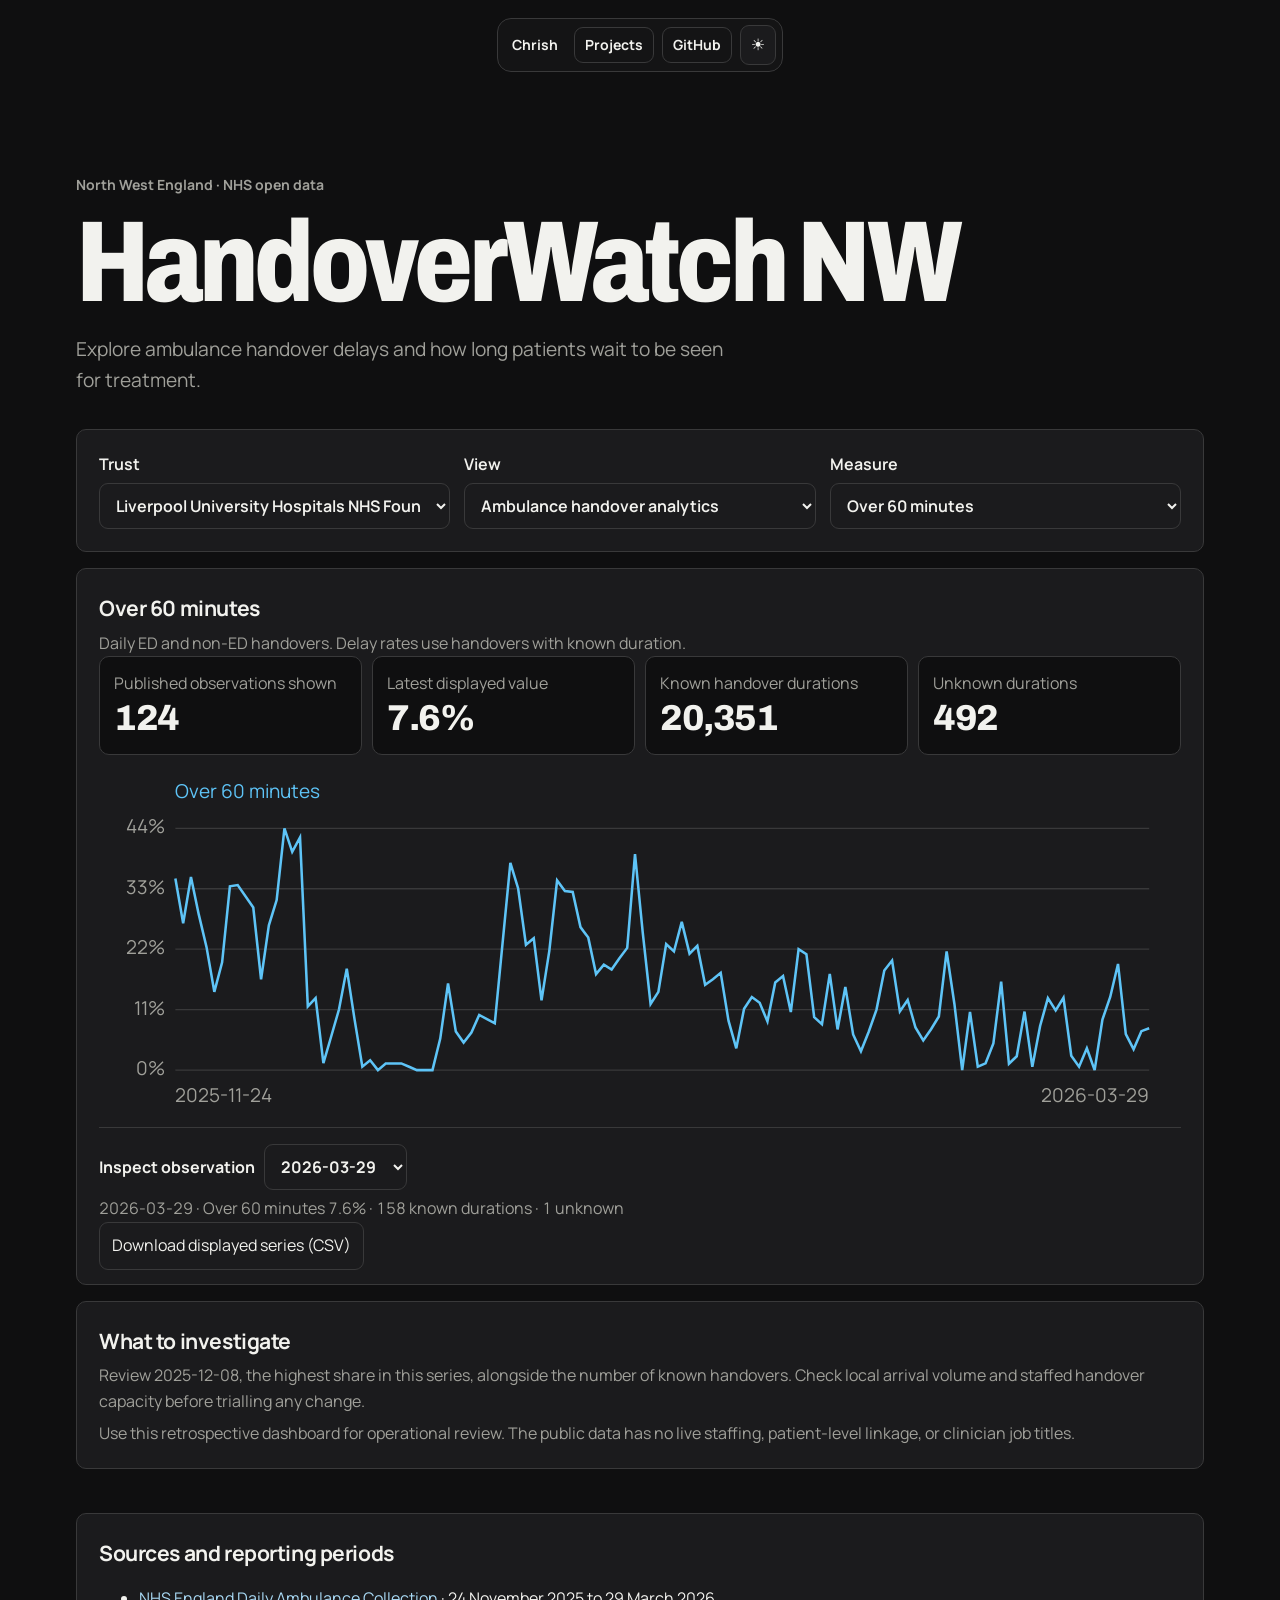
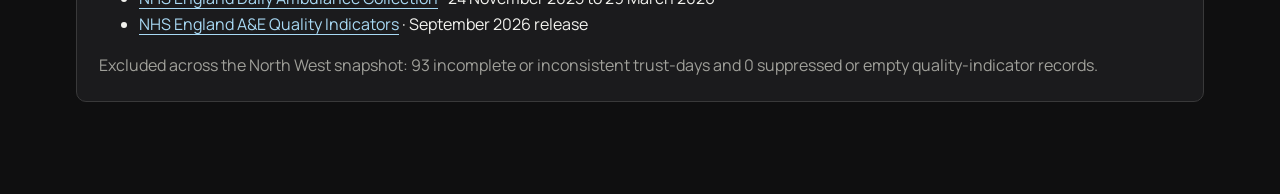
<file: handoverwatch/index.html>
<!doctype html>
<html lang="en">
<head>
<meta charset="utf-8"><meta name="viewport" content="width=device-width,initial-scale=1">
<title>HandoverWatch NW</title><link rel="icon" href="data:,"><script>try { if (localStorage.getItem('chrish-theme') === 'light') document.documentElement.dataset.theme = 'light'; } catch {}</script>
<link rel="stylesheet" href="/replay/theme.css"><link rel="stylesheet" href="style.css">
<script defer src="theme.js"></script>
<script defer src="data/observations.js"></script><script defer src="dashboard.js"></script>
</head>
<body>
<nav class="topnav" aria-label="Main">
  <a class="name" href="/">Chrish</a>
  <a class="nav-link" href="/#projects">Projects</a>
  <a class="nav-link" href="https://github.com/ChrishA-tech/handoverwatch-nw">GitHub</a>
  <button id="themeBtn" type="button" aria-label="Switch to light mode">☀</button>
</nav>
<main>
<header class="hero"><p class="domain">North West England · NHS open data</p><h1>HandoverWatch NW</h1><p class="lead">Explore ambulance handover delays and how long patients wait to be seen for treatment.</p></header>
<form class="panel filters">
<label>Trust<select id="trust"></select></label>
<label>View<select id="view"><option value="handover">Ambulance handover analytics</option><option value="clinician">Arrival to first clinician</option></select></label>
<label>Measure<select id="metric"></select></label>
</form>
<section class="panel chart" id="results" aria-live="polite">
<h2 id="heading"></h2><p id="definition"></p>
<div class="cards" id="cards"></div>
<div class="plot"><svg id="chart" viewBox="0 0 850 280" role="img" aria-labelledby="heading"></svg></div>
<label id="point-label">Inspect observation <select id="point"></select></label>
<p id="observation"></p>
<button type="button" id="download">Download displayed series (CSV)</button>
</section>
<section class="panel details"><h2>What to investigate</h2><p id="action"></p><p>Use this retrospective dashboard for operational review. The public data has no live staffing, patient-level linkage, or clinician job titles.</p></section>
<section class="panel details"><h2>Sources and reporting periods</h2>
<ul><li><a href="https://www.england.nhs.uk/statistics/statistical-work-areas/uec-sitrep/urgent-and-emergency-care-daily-situation-reports-2025-26/">NHS England Daily Ambulance Collection</a> · 24 November 2025 to 29 March 2026</li>
<li><a href="https://digital.nhs.uk/data-and-information/publications/statistical/provisional-accident-and-emergency-quality-indicators-for-england/september-2026-by-provider">NHS England A&amp;E Quality Indicators</a> · September 2026 release</li></ul>
<p id="quality"></p></section>
</main>
</body></html>
</file>
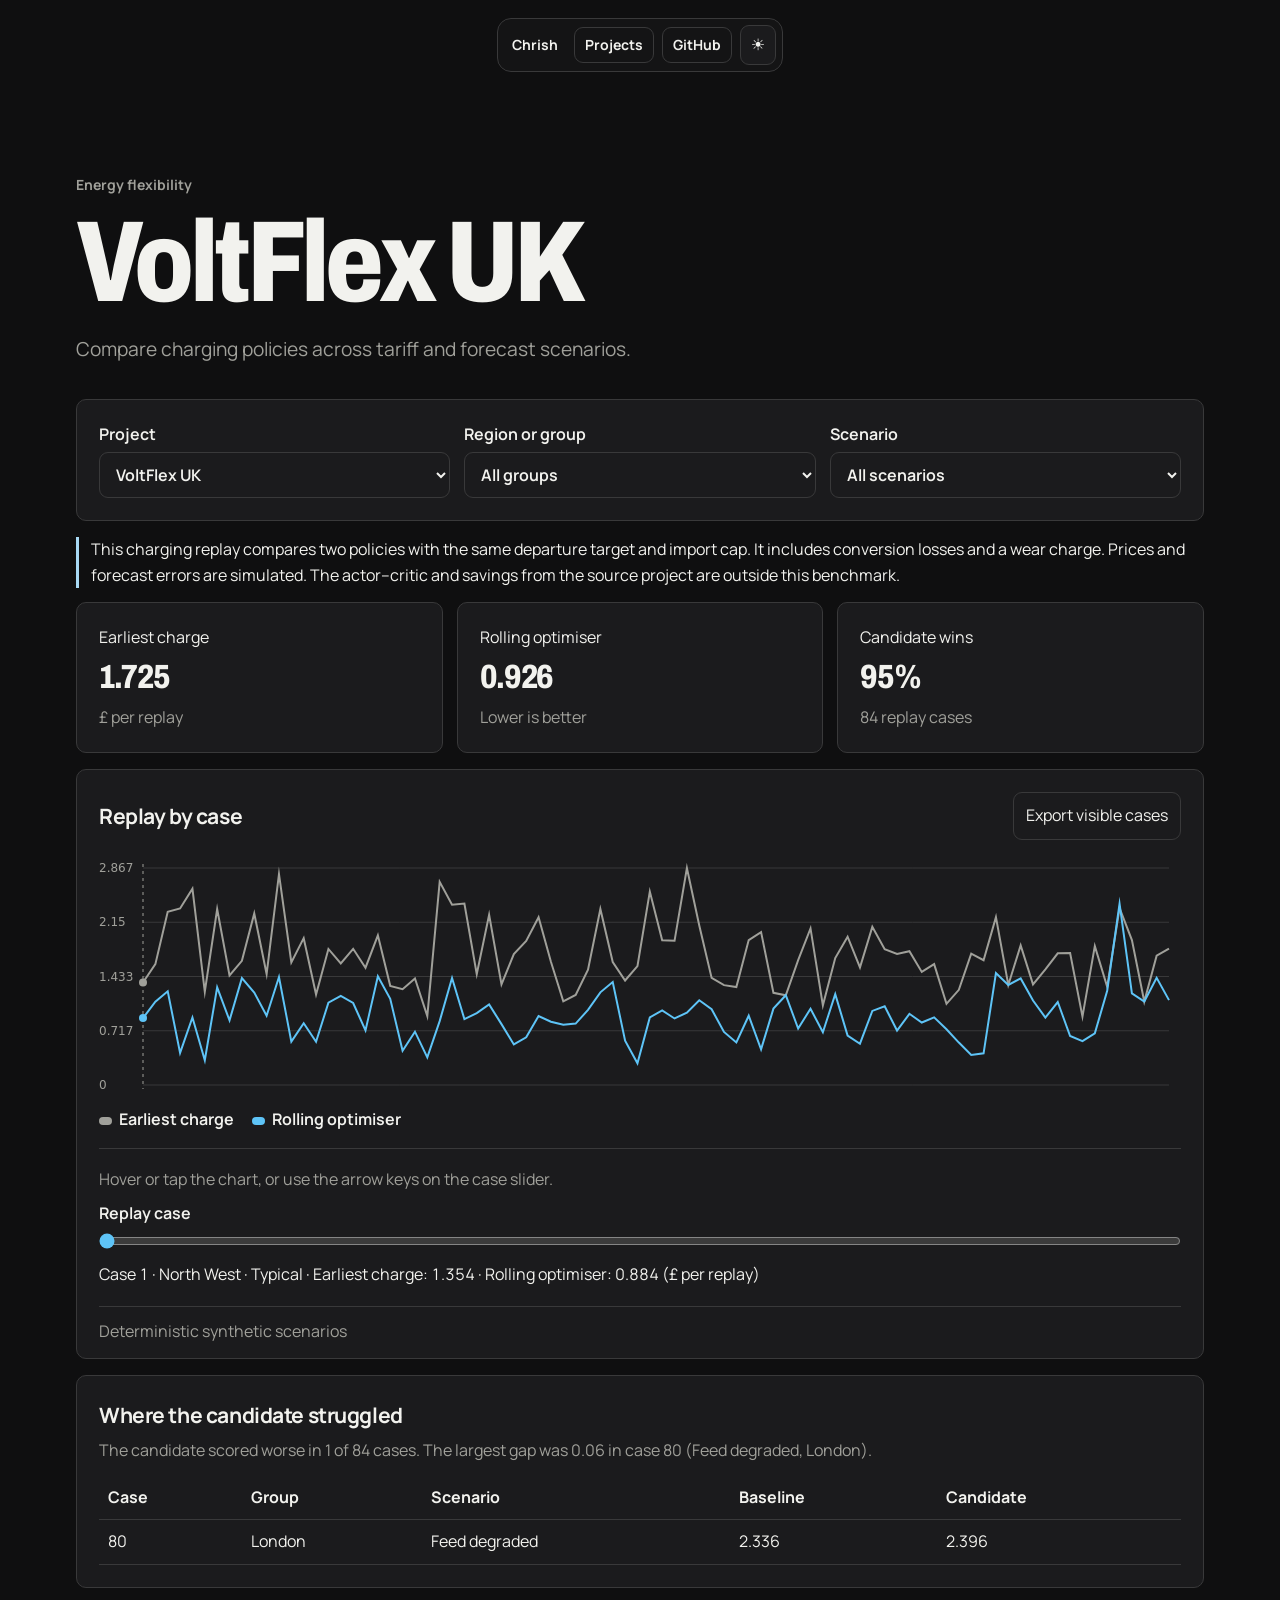
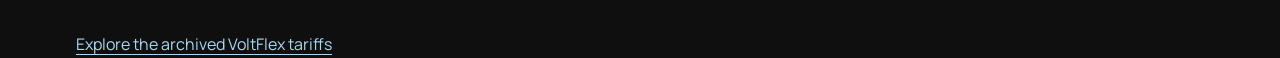
<file: replay/index.html>
<!doctype html>
<html lang="en">
<head>
<meta charset="utf-8"><meta name="viewport" content="width=device-width,initial-scale=1">
<title>UK Decision Replay | Chrish Pep Felix A</title>
<link rel="stylesheet" href="/replay/theme.css">
</head>
<body>
<script>
try {
  if (localStorage.getItem('chrish-theme') === 'light') document.documentElement.dataset.theme = 'light';
} catch {}
</script>
<nav class="topnav" aria-label="Main">
  <a class="name" href="/">Chrish</a>
  <a class="nav-link" href="/#projects">Projects</a>
  <a class="nav-link" id="repo" href="https://github.com/ChrishA-tech/voltflex-uk">GitHub</a>
  <button id="themeBtn" type="button" aria-label="Switch to light mode">☀</button>
</nav>
<main>
<header class="hero"><p class="domain" id="domain">Interactive portfolio</p><h1 id="title">UK Decision Replay</h1><p id="subtitle" class="lead"></p></header>
<p id="failure" role="alert" class="panel hidden"></p>
<div id="interactive" class="hidden">
<div class="filters panel">
<label id="project-filter">Project<select id="project"></select></label>
<label>Region or group<select id="group"></select></label>
<label>Scenario<select id="scenario"></select></label>
</div>
<p id="scope" class="scope"></p>
<section class="scores" aria-label="Results" aria-live="polite">
<div class="panel"><span id="base-label"></span><strong id="baseline"></strong><span class="muted" id="units"></span></div>
<div class="panel"><span id="candidate-label"></span><strong id="candidate"></strong><span class="muted">Lower is better</span></div>
<div class="panel"><span>Candidate wins</span><strong id="wins"></strong><span class="muted" id="count"></span></div>
</section>
<section class="panel chart">
<div class="row"><h2>Replay by case</h2><button id="download" type="button">Export visible cases</button></div>
<canvas id="chart" role="img" aria-label="Baseline and candidate scores by replay case" aria-describedby="case-hint"></canvas>
<div class="legend"><span id="base-legend"></span><span id="candidate-legend"></span></div>
<div class="case-inspector" id="case-inspector">
  <p id="case-hint">Hover or tap the chart, or use the arrow keys on the case slider.</p>
  <label for="case-slider">Replay case</label>
  <input type="range" id="case-slider" min="0" max="0" value="0" aria-describedby="case-hint">
  <p id="case-readout" aria-live="polite"></p>
</div>
<p class="state" id="status" aria-live="polite"></p>
</section>
<section class="panel details">
<h2>Where the candidate struggled</h2>
<p id="analysis"></p>
<div class="scroll"><table><thead><tr><th scope="col">Case</th><th scope="col">Group</th><th scope="col">Scenario</th><th scope="col">Baseline</th><th scope="col">Candidate</th></tr></thead><tbody id="cases"></tbody></table></div>
</section>
</div>
<p class="related"><a id="archive-link" href="/replay/tariffs/">Explore the archived VoltFlex tariffs</a></p>
<noscript><p class="panel">Enable JavaScript to explore the replay. The source and benchmark documentation are available on GitHub.</p></noscript>
</main>
<script id="data" type="application/json">[{"config": {"slug": "voltflex-uk", "name": "VoltFlex UK", "domain": "Energy flexibility", "subtitle": "Compare charging policies across tariff and forecast scenarios.", "units": "£ per replay", "baseline": "Earliest charge", "candidate": "Rolling optimiser", "stress": "Negative prices", "groups": ["North West", "London", "Scotland"], "note": "This charging replay compares two policies with the same departure target and import cap. It includes conversion losses and a wear charge. Prices and forecast errors are simulated. The actor–critic and savings from the source project are outside this benchmark."}, "provenance": "Deterministic synthetic scenarios", "cases": [{"period": 1, "group": "North West", "scenario": "Typical", "baseline": 1.35385, "candidate": 0.88403}, {"period": 2, "group": "London", "scenario": "Typical", "baseline": 1.59646, "candidate": 1.10107}, {"period": 3, "group": "Scotland", "scenario": "Typical", "baseline": 2.28819, "candidate": 1.23817}, {"period": 4, "group": "North West", "scenario": "Negative prices", "baseline": 2.33226, "candidate": 0.42367}, {"period": 5, "group": "London", "scenario": "Negative prices", "baseline": 2.59267, "candidate": 0.89257}, {"period": 6, "group": "Scotland", "scenario": "Negative prices", "baseline": 1.23303, "candidate": 0.32728}, {"period": 7, "group": "North West", "scenario": "Feed degraded", "baseline": 2.32448, "candidate": 1.29064}, {"period": 8, "group": "London", "scenario": "Feed degraded", "baseline": 1.44681, "candidate": 0.85437}, {"period": 9, "group": "Scotland", "scenario": "Feed degraded", "baseline": 1.64026, "candidate": 1.41216}, {"period": 10, "group": "North West", "scenario": "Typical", "baseline": 2.26551, "candidate": 1.22162}, {"period": 11, "group": "London", "scenario": "Typical", "baseline": 1.46624, "candidate": 0.91443}, {"period": 12, "group": "Scotland", "scenario": "Typical", "baseline": 2.78684, "candidate": 1.42599}, {"period": 13, "group": "North West", "scenario": "Negative prices", "baseline": 1.62024, "candidate": 0.57246}, {"period": 14, "group": "London", "scenario": "Negative prices", "baseline": 1.93972, "candidate": 0.81555}, {"period": 15, "group": "Scotland", "scenario": "Negative prices", "baseline": 1.19468, "candidate": 0.57033}, {"period": 16, "group": "North West", "scenario": "Feed degraded", "baseline": 1.797, "candidate": 1.08805}, {"period": 17, "group": "London", "scenario": "Feed degraded", "baseline": 1.60591, "candidate": 1.17817}, {"period": 18, "group": "Scotland", "scenario": "Feed degraded", "baseline": 1.79925, "candidate": 1.08344}, {"period": 19, "group": "North West", "scenario": "Typical", "baseline": 1.54931, "candidate": 0.72141}, {"period": 20, "group": "London", "scenario": "Typical", "baseline": 1.97683, "candidate": 1.43567}, {"period": 21, "group": "Scotland", "scenario": "Typical", "baseline": 1.30969, "candidate": 1.13949}, {"period": 22, "group": "North West", "scenario": "Negative prices", "baseline": 1.26565, "candidate": 0.45306}, {"period": 23, "group": "London", "scenario": "Negative prices", "baseline": 1.40723, "candidate": 0.70449}, {"period": 24, "group": "Scotland", "scenario": "Negative prices", "baseline": 0.90996, "candidate": 0.36537}, {"period": 25, "group": "North West", "scenario": "Feed degraded", "baseline": 2.68383, "candidate": 0.84378}, {"period": 26, "group": "London", "scenario": "Feed degraded", "baseline": 2.38057, "candidate": 1.41314}, {"period": 27, "group": "Scotland", "scenario": "Feed degraded", "baseline": 2.39726, "candidate": 0.87063}, {"period": 28, "group": "North West", "scenario": "Typical", "baseline": 1.46342, "candidate": 0.94896}, {"period": 29, "group": "London", "scenario": "Typical", "baseline": 2.24799, "candidate": 1.06464}, {"period": 30, "group": "Scotland", "scenario": "Typical", "baseline": 1.329, "candidate": 0.80458}, {"period": 31, "group": "North West", "scenario": "Negative prices", "baseline": 1.73028, "candidate": 0.53618}, {"period": 32, "group": "London", "scenario": "Negative prices", "baseline": 1.9031, "candidate": 0.6304}, {"period": 33, "group": "Scotland", "scenario": "Negative prices", "baseline": 2.21549, "candidate": 0.91131}, {"period": 34, "group": "North West", "scenario": "Feed degraded", "baseline": 1.62806, "candidate": 0.83607}, {"period": 35, "group": "London", "scenario": "Feed degraded", "baseline": 1.10527, "candidate": 0.79562}, {"period": 36, "group": "Scotland", "scenario": "Feed degraded", "baseline": 1.18874, "candidate": 0.81124}, {"period": 37, "group": "North West", "scenario": "Typical", "baseline": 1.52384, "candidate": 0.99263}, {"period": 38, "group": "London", "scenario": "Typical", "baseline": 2.32517, "candidate": 1.22394}, {"period": 39, "group": "Scotland", "scenario": "Typical", "baseline": 1.62506, "candidate": 1.36044}, {"period": 40, "group": "North West", "scenario": "Negative prices", "baseline": 1.38054, "candidate": 0.58649}, {"period": 41, "group": "London", "scenario": "Negative prices", "baseline": 1.57007, "candidate": 0.28679}, {"period": 42, "group": "Scotland", "scenario": "Negative prices", "baseline": 2.55565, "candidate": 0.89301}, {"period": 43, "group": "North West", "scenario": "Feed degraded", "baseline": 1.91158, "candidate": 0.98641}, {"period": 44, "group": "London", "scenario": "Feed degraded", "baseline": 1.90454, "candidate": 0.87876}, {"period": 45, "group": "Scotland", "scenario": "Feed degraded", "baseline": 2.86666, "candidate": 0.95456}, {"period": 46, "group": "North West", "scenario": "Typical", "baseline": 2.10745, "candidate": 1.12011}, {"period": 47, "group": "London", "scenario": "Typical", "baseline": 1.41489, "candidate": 1.00186}, {"period": 48, "group": "Scotland", "scenario": "Typical", "baseline": 1.31907, "candidate": 0.70073}, {"period": 49, "group": "North West", "scenario": "Negative prices", "baseline": 1.29408, "candidate": 0.56143}, {"period": 50, "group": "London", "scenario": "Negative prices", "baseline": 1.91447, "candidate": 0.9152}, {"period": 51, "group": "Scotland", "scenario": "Negative prices", "baseline": 2.01978, "candidate": 0.47095}, {"period": 52, "group": "North West", "scenario": "Feed degraded", "baseline": 1.21775, "candidate": 1.00929}, {"period": 53, "group": "London", "scenario": "Feed degraded", "baseline": 1.18586, "candidate": 1.18586}, {"period": 54, "group": "Scotland", "scenario": "Feed degraded", "baseline": 1.64879, "candidate": 0.74565}, {"period": 55, "group": "North West", "scenario": "Typical", "baseline": 2.06841, "candidate": 1.00772}, {"period": 56, "group": "London", "scenario": "Typical", "baseline": 1.05233, "candidate": 0.69742}, {"period": 57, "group": "Scotland", "scenario": "Typical", "baseline": 1.67615, "candidate": 1.19993}, {"period": 58, "group": "North West", "scenario": "Negative prices", "baseline": 1.95923, "candidate": 0.65372}, {"period": 59, "group": "London", "scenario": "Negative prices", "baseline": 1.55308, "candidate": 0.54533}, {"period": 60, "group": "Scotland", "scenario": "Negative prices", "baseline": 2.0888, "candidate": 0.97867}, {"period": 61, "group": "North West", "scenario": "Feed degraded", "baseline": 1.79392, "candidate": 1.041}, {"period": 62, "group": "London", "scenario": "Feed degraded", "baseline": 1.73159, "candidate": 0.71952}, {"period": 63, "group": "Scotland", "scenario": "Feed degraded", "baseline": 1.76777, "candidate": 0.94051}, {"period": 64, "group": "North West", "scenario": "Typical", "baseline": 1.49384, "candidate": 0.82507}, {"period": 65, "group": "London", "scenario": "Typical", "baseline": 1.59706, "candidate": 0.89424}, {"period": 66, "group": "Scotland", "scenario": "Typical", "baseline": 1.0728, "candidate": 0.73585}, {"period": 67, "group": "North West", "scenario": "Negative prices", "baseline": 1.25723, "candidate": 0.56068}, {"period": 68, "group": "London", "scenario": "Negative prices", "baseline": 1.73471, "candidate": 0.39591}, {"period": 69, "group": "Scotland", "scenario": "Negative prices", "baseline": 1.64873, "candidate": 0.41879}, {"period": 70, "group": "North West", "scenario": "Feed degraded", "baseline": 2.21677, "candidate": 1.47921}, {"period": 71, "group": "London", "scenario": "Feed degraded", "baseline": 1.32175, "candidate": 1.32175}, {"period": 72, "group": "Scotland", "scenario": "Feed degraded", "baseline": 1.84472, "candidate": 1.40821}, {"period": 73, "group": "North West", "scenario": "Typical", "baseline": 1.32891, "candidate": 1.11521}, {"period": 74, "group": "London", "scenario": "Typical", "baseline": 1.52679, "candidate": 0.89024}, {"period": 75, "group": "Scotland", "scenario": "Typical", "baseline": 1.7394, "candidate": 1.09635}, {"period": 76, "group": "North West", "scenario": "Negative prices", "baseline": 1.74333, "candidate": 0.64667}, {"period": 77, "group": "London", "scenario": "Negative prices", "baseline": 0.90358, "candidate": 0.5793}, {"period": 78, "group": "Scotland", "scenario": "Negative prices", "baseline": 1.83512, "candidate": 0.68251}, {"period": 79, "group": "North West", "scenario": "Feed degraded", "baseline": 1.29725, "candidate": 1.24455}, {"period": 80, "group": "London", "scenario": "Feed degraded", "baseline": 2.33644, "candidate": 2.39605}, {"period": 81, "group": "Scotland", "scenario": "Feed degraded", "baseline": 1.91499, "candidate": 1.21149}, {"period": 82, "group": "North West", "scenario": "Typical", "baseline": 1.10287, "candidate": 1.10287}, {"period": 83, "group": "London", "scenario": "Typical", "baseline": 1.70788, "candidate": 1.41597}, {"period": 84, "group": "Scotland", "scenario": "Typical", "baseline": 1.80175, "candidate": 1.12134}], "baseline_mean": 1.7247325, "candidate_mean": 0.9259551190476191}, {"config": {"slug": "gridguard-uk", "name": "GridGuard UK", "domain": "Housing retrofit", "subtitle": "Explore how retrofit savings estimates change across neighbourhood scenarios.", "units": "£ annual absolute error", "baseline": "Simple estimate", "candidate": "Scenario-adjusted estimate", "stress": "Cold homes", "groups": ["Urban", "Suburban", "Rural"], "note": "The replay compares two estimates against a simulated annual outcome. It does not estimate realised household savings or validate treatment effects. EPC-based targeting and constrained budget allocation remain separate work."}, "provenance": "Deterministic synthetic scenarios", "cases": [{"period": 1, "group": "Urban", "scenario": "Typical", "baseline": 124.97874, "candidate": 9.14859}, {"period": 2, "group": "Suburban", "scenario": "Typical", "baseline": 132.23486, "candidate": 39.11751}, {"period": 3, "group": "Rural", "scenario": "Typical", "baseline": 26.71427, "candidate": 17.91689}, {"period": 4, "group": "Urban", "scenario": "Cold homes", "baseline": 102.75617, "candidate": 109.2253}, {"period": 5, "group": "Suburban", "scenario": "Cold homes", "baseline": 10.18289, "candidate": 95.74333}, {"period": 6, "group": "Rural", "scenario": "Cold homes", "baseline": 141.47173, "candidate": 6.35683}, {"period": 7, "group": "Urban", "scenario": "Feed degraded", "baseline": 42.56011, "candidate": 42.56011}, {"period": 8, "group": "Suburban", "scenario": "Feed degraded", "baseline": 185.66995, "candidate": 185.66995}, {"period": 9, "group": "Rural", "scenario": "Feed degraded", "baseline": 296.50065, "candidate": 296.50065}, {"period": 10, "group": "Urban", "scenario": "Typical", "baseline": 60.91253, "candidate": 26.45886}, {"period": 11, "group": "Suburban", "scenario": "Typical", "baseline": 82.22017, "candidate": 102.27893}, {"period": 12, "group": "Rural", "scenario": "Typical", "baseline": 72.11318, "candidate": 76.17127}, {"period": 13, "group": "Urban", "scenario": "Cold homes", "baseline": 62.26577, "candidate": 5.80256}, {"period": 14, "group": "Suburban", "scenario": "Cold homes", "baseline": 130.91812, "candidate": 19.20032}, {"period": 15, "group": "Rural", "scenario": "Cold homes", "baseline": 11.76746, "candidate": 33.71882}, {"period": 16, "group": "Urban", "scenario": "Feed degraded", "baseline": 2.46886, "candidate": 2.46886}, {"period": 17, "group": "Suburban", "scenario": "Feed degraded", "baseline": 66.28613, "candidate": 66.28613}, {"period": 18, "group": "Rural", "scenario": "Feed degraded", "baseline": 73.2921, "candidate": 73.2921}, {"period": 19, "group": "Urban", "scenario": "Typical", "baseline": 15.94342, "candidate": 115.98325}, {"period": 20, "group": "Suburban", "scenario": "Typical", "baseline": 88.41249, "candidate": 57.29909}, {"period": 21, "group": "Rural", "scenario": "Typical", "baseline": 131.60733, "candidate": 4.93055}, {"period": 22, "group": "Urban", "scenario": "Cold homes", "baseline": 211.71837, "candidate": 152.15059}, {"period": 23, "group": "Suburban", "scenario": "Cold homes", "baseline": 41.70729, "candidate": 24.64247}, {"period": 24, "group": "Rural", "scenario": "Cold homes", "baseline": 8.63194, "candidate": 2.97614}, {"period": 25, "group": "Urban", "scenario": "Feed degraded", "baseline": 77.34069, "candidate": 77.34069}, {"period": 26, "group": "Suburban", "scenario": "Feed degraded", "baseline": 41.84266, "candidate": 41.84266}, {"period": 27, "group": "Rural", "scenario": "Feed degraded", "baseline": 94.04943, "candidate": 94.04943}, {"period": 28, "group": "Urban", "scenario": "Typical", "baseline": 180.84634, "candidate": 194.88752}, {"period": 29, "group": "Suburban", "scenario": "Typical", "baseline": 171.78981, "candidate": 87.51817}, {"period": 30, "group": "Rural", "scenario": "Typical", "baseline": 210.59023, "candidate": 64.54659}, {"period": 31, "group": "Urban", "scenario": "Cold homes", "baseline": 89.6754, "candidate": 19.82825}, {"period": 32, "group": "Suburban", "scenario": "Cold homes", "baseline": 5.27407, "candidate": 9.64669}, {"period": 33, "group": "Rural", "scenario": "Cold homes", "baseline": 66.29425, "candidate": 29.14459}, {"period": 34, "group": "Urban", "scenario": "Feed degraded", "baseline": 161.01185, "candidate": 161.01185}, {"period": 35, "group": "Suburban", "scenario": "Feed degraded", "baseline": 143.84001, "candidate": 143.84001}, {"period": 36, "group": "Rural", "scenario": "Feed degraded", "baseline": 55.57646, "candidate": 55.57646}, {"period": 37, "group": "Urban", "scenario": "Typical", "baseline": 117.61466, "candidate": 23.87848}, {"period": 38, "group": "Suburban", "scenario": "Typical", "baseline": 13.56003, "candidate": 59.23894}, {"period": 39, "group": "Rural", "scenario": "Typical", "baseline": 77.62953, "candidate": 17.16846}, {"period": 40, "group": "Urban", "scenario": "Cold homes", "baseline": 89.07277, "candidate": 1.09576}, {"period": 41, "group": "Suburban", "scenario": "Cold homes", "baseline": 167.55291, "candidate": 86.5281}, {"period": 42, "group": "Rural", "scenario": "Cold homes", "baseline": 107.20304, "candidate": 19.69362}, {"period": 43, "group": "Urban", "scenario": "Feed degraded", "baseline": 32.51739, "candidate": 32.51739}, {"period": 44, "group": "Suburban", "scenario": "Feed degraded", "baseline": 53.78693, "candidate": 53.78693}, {"period": 45, "group": "Rural", "scenario": "Feed degraded", "baseline": 45.96927, "candidate": 45.96927}, {"period": 46, "group": "Urban", "scenario": "Typical", "baseline": 87.33924, "candidate": 20.98469}, {"period": 47, "group": "Suburban", "scenario": "Typical", "baseline": 24.03859, "candidate": 14.1168}, {"period": 48, "group": "Rural", "scenario": "Typical", "baseline": 117.13976, "candidate": 22.78901}, {"period": 49, "group": "Urban", "scenario": "Cold homes", "baseline": 102.35939, "candidate": 97.23838}, {"period": 50, "group": "Suburban", "scenario": "Cold homes", "baseline": 76.11678, "candidate": 10.50651}, {"period": 51, "group": "Rural", "scenario": "Cold homes", "baseline": 73.68267, "candidate": 70.15447}, {"period": 52, "group": "Urban", "scenario": "Feed degraded", "baseline": 112.95755, "candidate": 112.95755}, {"period": 53, "group": "Suburban", "scenario": "Feed degraded", "baseline": 34.90974, "candidate": 34.90974}, {"period": 54, "group": "Rural", "scenario": "Feed degraded", "baseline": 3.8497, "candidate": 3.8497}, {"period": 55, "group": "Urban", "scenario": "Typical", "baseline": 93.24728, "candidate": 56.45284}, {"period": 56, "group": "Suburban", "scenario": "Typical", "baseline": 42.39427, "candidate": 19.84428}, {"period": 57, "group": "Rural", "scenario": "Typical", "baseline": 154.89924, "candidate": 62.55266}, {"period": 58, "group": "Urban", "scenario": "Cold homes", "baseline": 114.13095, "candidate": 10.96372}, {"period": 59, "group": "Suburban", "scenario": "Cold homes", "baseline": 10.78643, "candidate": 97.6898}, {"period": 60, "group": "Rural", "scenario": "Cold homes", "baseline": 100.88221, "candidate": 12.63167}, {"period": 61, "group": "Urban", "scenario": "Feed degraded", "baseline": 174.09187, "candidate": 174.09187}, {"period": 62, "group": "Suburban", "scenario": "Feed degraded", "baseline": 46.26861, "candidate": 46.26861}, {"period": 63, "group": "Rural", "scenario": "Feed degraded", "baseline": 3.41599, "candidate": 3.41599}, {"period": 64, "group": "Urban", "scenario": "Typical", "baseline": 100.93016, "candidate": 67.0823}, {"period": 65, "group": "Suburban", "scenario": "Typical", "baseline": 218.74898, "candidate": 141.3363}, {"period": 66, "group": "Rural", "scenario": "Typical", "baseline": 113.27862, "candidate": 2.5217}, {"period": 67, "group": "Urban", "scenario": "Cold homes", "baseline": 40.71468, "candidate": 24.65452}, {"period": 68, "group": "Suburban", "scenario": "Cold homes", "baseline": 127.90909, "candidate": 105.78401}, {"period": 69, "group": "Rural", "scenario": "Cold homes", "baseline": 198.25067, "candidate": 84.44994}, {"period": 70, "group": "Urban", "scenario": "Feed degraded", "baseline": 123.41104, "candidate": 123.41104}, {"period": 71, "group": "Suburban", "scenario": "Feed degraded", "baseline": 123.79764, "candidate": 123.79764}, {"period": 72, "group": "Rural", "scenario": "Feed degraded", "baseline": 0.21567, "candidate": 0.21567}, {"period": 73, "group": "Urban", "scenario": "Typical", "baseline": 24.16078, "candidate": 32.39895}, {"period": 74, "group": "Suburban", "scenario": "Typical", "baseline": 114.75305, "candidate": 0.59559}, {"period": 75, "group": "Rural", "scenario": "Typical", "baseline": 42.11001, "candidate": 10.19763}, {"period": 76, "group": "Urban", "scenario": "Cold homes", "baseline": 22.09941, "candidate": 19.68235}, {"period": 77, "group": "Suburban", "scenario": "Cold homes", "baseline": 65.91574, "candidate": 25.39389}, {"period": 78, "group": "Rural", "scenario": "Cold homes", "baseline": 197.45942, "candidate": 70.43739}, {"period": 79, "group": "Urban", "scenario": "Feed degraded", "baseline": 85.66466, "candidate": 85.66466}, {"period": 80, "group": "Suburban", "scenario": "Feed degraded", "baseline": 161.48859, "candidate": 161.48859}, {"period": 81, "group": "Rural", "scenario": "Feed degraded", "baseline": 61.77066, "candidate": 61.77066}, {"period": 82, "group": "Urban", "scenario": "Typical", "baseline": 51.34637, "candidate": 141.30071}, {"period": 83, "group": "Suburban", "scenario": "Typical", "baseline": 119.17513, "candidate": 45.88323}, {"period": 84, "group": "Rural", "scenario": "Typical", "baseline": 157.76487, "candidate": 10.63957}], "baseline_mean": 91.06961630952381, "candidate_mean": 60.656352261904765}, {"config": {"slug": "railpulse-uk", "name": "RailPulse UK", "domain": "Transport reliability", "subtitle": "Compare delay persistence with a schedule-recovery heuristic.", "units": "Minutes absolute error", "baseline": "Last delay", "candidate": "Recovery heuristic", "stress": "Disruption", "groups": ["West Coast", "East Coast", "TransPennine"], "note": "The replay stress-tests two heuristics on simulated corridors. No historical train movements are included. GAT performance and conformal calibration require a dated train-movement archive."}, "provenance": "Deterministic synthetic scenarios", "cases": [{"period": 1, "group": "West Coast", "scenario": "Typical", "baseline": 4.46978, "candidate": 0.55505}, {"period": 2, "group": "East Coast", "scenario": "Typical", "baseline": 2.38978, "candidate": 1.81446}, {"period": 3, "group": "TransPennine", "scenario": "Typical", "baseline": 0.37381, "candidate": 0.78403}, {"period": 4, "group": "West Coast", "scenario": "Disruption", "baseline": 0.76982, "candidate": 3.6961}, {"period": 5, "group": "East Coast", "scenario": "Disruption", "baseline": 3.64415, "candidate": 2.97714}, {"period": 6, "group": "TransPennine", "scenario": "Disruption", "baseline": 1.24932, "candidate": 0.93159}, {"period": 7, "group": "West Coast", "scenario": "Feed degraded", "baseline": 10.90846, "candidate": 10.90846}, {"period": 8, "group": "East Coast", "scenario": "Feed degraded", "baseline": 2.32595, "candidate": 2.32595}, {"period": 9, "group": "TransPennine", "scenario": "Feed degraded", "baseline": 0.21148, "candidate": 0.21148}, {"period": 10, "group": "West Coast", "scenario": "Typical", "baseline": 0.89714, "candidate": 1.18764}, {"period": 11, "group": "East Coast", "scenario": "Typical", "baseline": 5.58823, "candidate": 4.02352}, {"period": 12, "group": "TransPennine", "scenario": "Typical", "baseline": 9.27254, "candidate": 3.07517}, {"period": 13, "group": "West Coast", "scenario": "Disruption", "baseline": 2.44846, "candidate": 1.32842}, {"period": 14, "group": "East Coast", "scenario": "Disruption", "baseline": 1.88212, "candidate": 0.38151}, {"period": 15, "group": "TransPennine", "scenario": "Disruption", "baseline": 1.12733, "candidate": 0.3893}, {"period": 16, "group": "West Coast", "scenario": "Feed degraded", "baseline": 1.47498, "candidate": 1.47498}, {"period": 17, "group": "East Coast", "scenario": "Feed degraded", "baseline": 3.1538, "candidate": 3.1538}, {"period": 18, "group": "TransPennine", "scenario": "Feed degraded", "baseline": 7.52436, "candidate": 7.52436}, {"period": 19, "group": "West Coast", "scenario": "Typical", "baseline": 10.41926, "candidate": 4.81288}, {"period": 20, "group": "East Coast", "scenario": "Typical", "baseline": 0.54741, "candidate": 2.5115}, {"period": 21, "group": "TransPennine", "scenario": "Typical", "baseline": 5.79564, "candidate": 0.02266}, {"period": 22, "group": "West Coast", "scenario": "Disruption", "baseline": 8.64483, "candidate": 7.63695}, {"period": 23, "group": "East Coast", "scenario": "Disruption", "baseline": 0.79352, "candidate": 0.03068}, {"period": 24, "group": "TransPennine", "scenario": "Disruption", "baseline": 3.62854, "candidate": 0.88793}, {"period": 25, "group": "West Coast", "scenario": "Feed degraded", "baseline": 4.08119, "candidate": 4.08119}, {"period": 26, "group": "East Coast", "scenario": "Feed degraded", "baseline": 3.94359, "candidate": 3.94359}, {"period": 27, "group": "TransPennine", "scenario": "Feed degraded", "baseline": 1.25102, "candidate": 1.25102}, {"period": 28, "group": "West Coast", "scenario": "Typical", "baseline": 4.81176, "candidate": 3.46447}, {"period": 29, "group": "East Coast", "scenario": "Typical", "baseline": 0.00246, "candidate": 3.88712}, {"period": 30, "group": "TransPennine", "scenario": "Typical", "baseline": 3.13301, "candidate": 2.98341}, {"period": 31, "group": "West Coast", "scenario": "Disruption", "baseline": 0.49824, "candidate": 0.29802}, {"period": 32, "group": "East Coast", "scenario": "Disruption", "baseline": 3.22611, "candidate": 0.60518}, {"period": 33, "group": "TransPennine", "scenario": "Disruption", "baseline": 4.1249, "candidate": 2.30708}, {"period": 34, "group": "West Coast", "scenario": "Feed degraded", "baseline": 5.4749, "candidate": 5.4749}, {"period": 35, "group": "East Coast", "scenario": "Feed degraded", "baseline": 1.1597, "candidate": 1.1597}, {"period": 36, "group": "TransPennine", "scenario": "Feed degraded", "baseline": 7.79846, "candidate": 7.79846}, {"period": 37, "group": "West Coast", "scenario": "Typical", "baseline": 6.78401, "candidate": 0.832}, {"period": 38, "group": "East Coast", "scenario": "Typical", "baseline": 5.92083, "candidate": 2.45067}, {"period": 39, "group": "TransPennine", "scenario": "Typical", "baseline": 2.20082, "candidate": 0.82358}, {"period": 40, "group": "West Coast", "scenario": "Disruption", "baseline": 1.15093, "candidate": 1.16945}, {"period": 41, "group": "East Coast", "scenario": "Disruption", "baseline": 5.07261, "candidate": 4.83995}, {"period": 42, "group": "TransPennine", "scenario": "Disruption", "baseline": 1.09666, "candidate": 0.32799}, {"period": 43, "group": "West Coast", "scenario": "Feed degraded", "baseline": 7.98815, "candidate": 7.98815}, {"period": 44, "group": "East Coast", "scenario": "Feed degraded", "baseline": 3.56792, "candidate": 3.56792}, {"period": 45, "group": "TransPennine", "scenario": "Feed degraded", "baseline": 3.05119, "candidate": 3.05119}, {"period": 46, "group": "West Coast", "scenario": "Typical", "baseline": 2.24117, "candidate": 0.99616}, {"period": 47, "group": "East Coast", "scenario": "Typical", "baseline": 0.57657, "candidate": 0.6219}, {"period": 48, "group": "TransPennine", "scenario": "Typical", "baseline": 3.13601, "candidate": 1.11279}, {"period": 49, "group": "West Coast", "scenario": "Disruption", "baseline": 8.17083, "candidate": 5.19585}, {"period": 50, "group": "East Coast", "scenario": "Disruption", "baseline": 2.33332, "candidate": 1.54376}, {"period": 51, "group": "TransPennine", "scenario": "Disruption", "baseline": 7.05947, "candidate": 4.02694}, {"period": 52, "group": "West Coast", "scenario": "Feed degraded", "baseline": 7.27678, "candidate": 7.27678}, {"period": 53, "group": "East Coast", "scenario": "Feed degraded", "baseline": 7.15866, "candidate": 7.15866}, {"period": 54, "group": "TransPennine", "scenario": "Feed degraded", "baseline": 2.21957, "candidate": 2.21957}, {"period": 55, "group": "West Coast", "scenario": "Typical", "baseline": 8.47232, "candidate": 2.22379}, {"period": 56, "group": "East Coast", "scenario": "Typical", "baseline": 0.76854, "candidate": 0.88617}, {"period": 57, "group": "TransPennine", "scenario": "Typical", "baseline": 1.35349, "candidate": 2.8229}, {"period": 58, "group": "West Coast", "scenario": "Disruption", "baseline": 0.658, "candidate": 0.70155}, {"period": 59, "group": "East Coast", "scenario": "Disruption", "baseline": 3.81658, "candidate": 3.05744}, {"period": 60, "group": "TransPennine", "scenario": "Disruption", "baseline": 0.32754, "candidate": 0.6136}, {"period": 61, "group": "West Coast", "scenario": "Feed degraded", "baseline": 4.53782, "candidate": 4.53782}, {"period": 62, "group": "East Coast", "scenario": "Feed degraded", "baseline": 1.77002, "candidate": 1.77002}, {"period": 63, "group": "TransPennine", "scenario": "Feed degraded", "baseline": 1.7987, "candidate": 1.7987}, {"period": 64, "group": "West Coast", "scenario": "Typical", "baseline": 0.87384, "candidate": 2.93673}, {"period": 65, "group": "East Coast", "scenario": "Typical", "baseline": 2.55906, "candidate": 6.1959}, {"period": 66, "group": "TransPennine", "scenario": "Typical", "baseline": 4.57901, "candidate": 0.26253}, {"period": 67, "group": "West Coast", "scenario": "Disruption", "baseline": 4.66412, "candidate": 2.08436}, {"period": 68, "group": "East Coast", "scenario": "Disruption", "baseline": 7.94824, "candidate": 5.58759}, {"period": 69, "group": "TransPennine", "scenario": "Disruption", "baseline": 3.84447, "candidate": 4.79598}, {"period": 70, "group": "West Coast", "scenario": "Feed degraded", "baseline": 3.73179, "candidate": 3.73179}, {"period": 71, "group": "East Coast", "scenario": "Feed degraded", "baseline": 2.03724, "candidate": 2.03724}, {"period": 72, "group": "TransPennine", "scenario": "Feed degraded", "baseline": 12.7327, "candidate": 12.7327}, {"period": 73, "group": "West Coast", "scenario": "Typical", "baseline": 2.52184, "candidate": 1.3842}, {"period": 74, "group": "East Coast", "scenario": "Typical", "baseline": 4.87281, "candidate": 0.13463}, {"period": 75, "group": "TransPennine", "scenario": "Typical", "baseline": 1.50934, "candidate": 0.48363}, {"period": 76, "group": "West Coast", "scenario": "Disruption", "baseline": 4.92389, "candidate": 1.85121}, {"period": 77, "group": "East Coast", "scenario": "Disruption", "baseline": 3.84618, "candidate": 2.1502}, {"period": 78, "group": "TransPennine", "scenario": "Disruption", "baseline": 2.78155, "candidate": 4.21073}, {"period": 79, "group": "West Coast", "scenario": "Feed degraded", "baseline": 5.84655, "candidate": 5.84655}, {"period": 80, "group": "East Coast", "scenario": "Feed degraded", "baseline": 3.27899, "candidate": 3.27899}, {"period": 81, "group": "TransPennine", "scenario": "Feed degraded", "baseline": 6.82122, "candidate": 6.82122}, {"period": 82, "group": "West Coast", "scenario": "Typical", "baseline": 10.05176, "candidate": 5.9618}, {"period": 83, "group": "East Coast", "scenario": "Typical", "baseline": 1.40961, "candidate": 2.07835}, {"period": 84, "group": "TransPennine", "scenario": "Typical", "baseline": 5.49273, "candidate": 0.66276}], "baseline_mean": 3.8795416666666664, "candidate_mean": 2.9612391666666666}, {"config": {"slug": "aquasentinel-uk", "name": "AquaSentinel UK", "domain": "Catchment monitoring", "subtitle": "Compare spill-probability estimates across rainfall and sensor scenarios.", "units": "Brier score", "baseline": "Rain threshold", "candidate": "Scenario estimate", "stress": "Heavy rainfall", "groups": ["Upper basin", "Middle basin", "Lower basin"], "note": "Spill events and probabilities are simulated from rainfall scenarios. This does not measure regulatory breaches, pollution outcomes or warning lead time on observed spills."}, "provenance": "Deterministic synthetic scenarios", "cases": [{"period": 1, "group": "Upper basin", "scenario": "Typical", "baseline": 0.09, "candidate": 0.20846}, {"period": 2, "group": "Middle basin", "scenario": "Typical", "baseline": 0.0625, "candidate": 0.05244}, {"period": 3, "group": "Lower basin", "scenario": "Typical", "baseline": 0.0625, "candidate": 0.02043}, {"period": 4, "group": "Upper basin", "scenario": "Heavy rainfall", "baseline": 0.09, "candidate": 0.05137}, {"period": 5, "group": "Middle basin", "scenario": "Heavy rainfall", "baseline": 0.09, "candidate": 0.07487}, {"period": 6, "group": "Lower basin", "scenario": "Heavy rainfall", "baseline": 0.0625, "candidate": 0.48798}, {"period": 7, "group": "Upper basin", "scenario": "Feed degraded", "baseline": 0.09, "candidate": 0.09}, {"period": 8, "group": "Middle basin", "scenario": "Feed degraded", "baseline": 0.49, "candidate": 0.49}, {"period": 9, "group": "Lower basin", "scenario": "Feed degraded", "baseline": 0.09, "candidate": 0.09}, {"period": 10, "group": "Upper basin", "scenario": "Typical", "baseline": 0.09, "candidate": 0.11973}, {"period": 11, "group": "Middle basin", "scenario": "Typical", "baseline": 0.0625, "candidate": 0.03425}, {"period": 12, "group": "Lower basin", "scenario": "Typical", "baseline": 0.49, "candidate": 0.35586}, {"period": 13, "group": "Upper basin", "scenario": "Heavy rainfall", "baseline": 0.0625, "candidate": 0.29299}, {"period": 14, "group": "Middle basin", "scenario": "Heavy rainfall", "baseline": 0.0625, "candidate": 0.12101}, {"period": 15, "group": "Lower basin", "scenario": "Heavy rainfall", "baseline": 0.0625, "candidate": 0.25021}, {"period": 16, "group": "Upper basin", "scenario": "Feed degraded", "baseline": 0.5625, "candidate": 0.5625}, {"period": 17, "group": "Middle basin", "scenario": "Feed degraded", "baseline": 0.0625, "candidate": 0.0625}, {"period": 18, "group": "Lower basin", "scenario": "Feed degraded", "baseline": 0.0625, "candidate": 0.0625}, {"period": 19, "group": "Upper basin", "scenario": "Typical", "baseline": 0.09, "candidate": 0.15708}, {"period": 20, "group": "Middle basin", "scenario": "Typical", "baseline": 0.09, "candidate": 0.15884}, {"period": 21, "group": "Lower basin", "scenario": "Typical", "baseline": 0.09, "candidate": 0.1437}, {"period": 22, "group": "Upper basin", "scenario": "Heavy rainfall", "baseline": 0.09, "candidate": 0.01561}, {"period": 23, "group": "Middle basin", "scenario": "Heavy rainfall", "baseline": 0.5625, "candidate": 0.17785}, {"period": 24, "group": "Lower basin", "scenario": "Heavy rainfall", "baseline": 0.5625, "candidate": 0.40428}, {"period": 25, "group": "Upper basin", "scenario": "Feed degraded", "baseline": 0.0625, "candidate": 0.0625}, {"period": 26, "group": "Middle basin", "scenario": "Feed degraded", "baseline": 0.0625, "candidate": 0.0625}, {"period": 27, "group": "Lower basin", "scenario": "Feed degraded", "baseline": 0.0625, "candidate": 0.0625}, {"period": 28, "group": "Upper basin", "scenario": "Typical", "baseline": 0.09, "candidate": 0.09957}, {"period": 29, "group": "Middle basin", "scenario": "Typical", "baseline": 0.5625, "candidate": 0.33024}, {"period": 30, "group": "Lower basin", "scenario": "Typical", "baseline": 0.49, "candidate": 0.31874}, {"period": 31, "group": "Upper basin", "scenario": "Heavy rainfall", "baseline": 0.09, "candidate": 0.06773}, {"period": 32, "group": "Middle basin", "scenario": "Heavy rainfall", "baseline": 0.5625, "candidate": 0.41796}, {"period": 33, "group": "Lower basin", "scenario": "Heavy rainfall", "baseline": 0.5625, "candidate": 0.28195}, {"period": 34, "group": "Upper basin", "scenario": "Feed degraded", "baseline": 0.0625, "candidate": 0.0625}, {"period": 35, "group": "Middle basin", "scenario": "Feed degraded", "baseline": 0.0625, "candidate": 0.0625}, {"period": 36, "group": "Lower basin", "scenario": "Feed degraded", "baseline": 0.49, "candidate": 0.49}, {"period": 37, "group": "Upper basin", "scenario": "Typical", "baseline": 0.49, "candidate": 0.40891}, {"period": 38, "group": "Middle basin", "scenario": "Typical", "baseline": 0.0625, "candidate": 0.09712}, {"period": 39, "group": "Lower basin", "scenario": "Typical", "baseline": 0.5625, "candidate": 0.44058}, {"period": 40, "group": "Upper basin", "scenario": "Heavy rainfall", "baseline": 0.0625, "candidate": 0.12643}, {"period": 41, "group": "Middle basin", "scenario": "Heavy rainfall", "baseline": 0.0625, "candidate": 0.40093}, {"period": 42, "group": "Lower basin", "scenario": "Heavy rainfall", "baseline": 0.0625, "candidate": 0.47604}, {"period": 43, "group": "Upper basin", "scenario": "Feed degraded", "baseline": 0.0625, "candidate": 0.0625}, {"period": 44, "group": "Middle basin", "scenario": "Feed degraded", "baseline": 0.09, "candidate": 0.09}, {"period": 45, "group": "Lower basin", "scenario": "Feed degraded", "baseline": 0.0625, "candidate": 0.0625}, {"period": 46, "group": "Upper basin", "scenario": "Typical", "baseline": 0.0625, "candidate": 0.07811}, {"period": 47, "group": "Middle basin", "scenario": "Typical", "baseline": 0.0625, "candidate": 0.02165}, {"period": 48, "group": "Lower basin", "scenario": "Typical", "baseline": 0.0625, "candidate": 0.02792}, {"period": 49, "group": "Upper basin", "scenario": "Heavy rainfall", "baseline": 0.5625, "candidate": 0.42359}, {"period": 50, "group": "Middle basin", "scenario": "Heavy rainfall", "baseline": 0.09, "candidate": 0.07573}, {"period": 51, "group": "Lower basin", "scenario": "Heavy rainfall", "baseline": 0.0625, "candidate": 0.11779}, {"period": 52, "group": "Upper basin", "scenario": "Feed degraded", "baseline": 0.0625, "candidate": 0.0625}, {"period": 53, "group": "Middle basin", "scenario": "Feed degraded", "baseline": 0.0625, "candidate": 0.0625}, {"period": 54, "group": "Lower basin", "scenario": "Feed degraded", "baseline": 0.5625, "candidate": 0.5625}, {"period": 55, "group": "Upper basin", "scenario": "Typical", "baseline": 0.09, "candidate": 0.10879}, {"period": 56, "group": "Middle basin", "scenario": "Typical", "baseline": 0.5625, "candidate": 0.50758}, {"period": 57, "group": "Lower basin", "scenario": "Typical", "baseline": 0.0625, "candidate": 0.20753}, {"period": 58, "group": "Upper basin", "scenario": "Heavy rainfall", "baseline": 0.0625, "candidate": 0.31704}, {"period": 59, "group": "Middle basin", "scenario": "Heavy rainfall", "baseline": 0.09, "candidate": 0.06974}, {"period": 60, "group": "Lower basin", "scenario": "Heavy rainfall", "baseline": 0.0625, "candidate": 0.5026}, {"period": 61, "group": "Upper basin", "scenario": "Feed degraded", "baseline": 0.09, "candidate": 0.09}, {"period": 62, "group": "Middle basin", "scenario": "Feed degraded", "baseline": 0.0625, "candidate": 0.0625}, {"period": 63, "group": "Lower basin", "scenario": "Feed degraded", "baseline": 0.0625, "candidate": 0.0625}, {"period": 64, "group": "Upper basin", "scenario": "Typical", "baseline": 0.5625, "candidate": 0.40637}, {"period": 65, "group": "Middle basin", "scenario": "Typical", "baseline": 0.5625, "candidate": 0.36039}, {"period": 66, "group": "Lower basin", "scenario": "Typical", "baseline": 0.49, "candidate": 0.40971}, {"period": 67, "group": "Upper basin", "scenario": "Heavy rainfall", "baseline": 0.5625, "candidate": 0.37198}, {"period": 68, "group": "Middle basin", "scenario": "Heavy rainfall", "baseline": 0.09, "candidate": 0.05317}, {"period": 69, "group": "Lower basin", "scenario": "Heavy rainfall", "baseline": 0.09, "candidate": 0.05962}, {"period": 70, "group": "Upper basin", "scenario": "Feed degraded", "baseline": 0.0625, "candidate": 0.0625}, {"period": 71, "group": "Middle basin", "scenario": "Feed degraded", "baseline": 0.0625, "candidate": 0.0625}, {"period": 72, "group": "Lower basin", "scenario": "Feed degraded", "baseline": 0.49, "candidate": 0.49}, {"period": 73, "group": "Upper basin", "scenario": "Typical", "baseline": 0.0625, "candidate": 0.01983}, {"period": 74, "group": "Middle basin", "scenario": "Typical", "baseline": 0.0625, "candidate": 0.03144}, {"period": 75, "group": "Lower basin", "scenario": "Typical", "baseline": 0.5625, "candidate": 0.5938}, {"period": 76, "group": "Upper basin", "scenario": "Heavy rainfall", "baseline": 0.5625, "candidate": 0.404}, {"period": 77, "group": "Middle basin", "scenario": "Heavy rainfall", "baseline": 0.5625, "candidate": 0.26871}, {"period": 78, "group": "Lower basin", "scenario": "Heavy rainfall", "baseline": 0.0625, "candidate": 0.40167}, {"period": 79, "group": "Upper basin", "scenario": "Feed degraded", "baseline": 0.09, "candidate": 0.09}, {"period": 80, "group": "Middle basin", "scenario": "Feed degraded", "baseline": 0.0625, "candidate": 0.0625}, {"period": 81, "group": "Lower basin", "scenario": "Feed degraded", "baseline": 0.0625, "candidate": 0.0625}, {"period": 82, "group": "Upper basin", "scenario": "Typical", "baseline": 0.09, "candidate": 0.107}, {"period": 83, "group": "Middle basin", "scenario": "Typical", "baseline": 0.5625, "candidate": 0.37914}, {"period": 84, "group": "Lower basin", "scenario": "Typical", "baseline": 0.0625, "candidate": 0.06855}], "baseline_mean": 0.2061904761904762, "candidate_mean": 0.20350130952380951}, {"config": {"slug": "harvestshield-uk", "name": "HarvestShield UK", "domain": "Crop monitoring", "subtitle": "Compare weather-only estimates with canopy-adjusted crop predictions.", "units": "Tonnes/ha absolute error", "baseline": "Weather only", "candidate": "Weather + canopy", "stress": "Weather stress", "groups": ["Eastern", "Midlands", "Northern"], "note": "Canopy and yield values are simulated. When the feed is degraded the candidate uses weather only. Satellite vision accuracy requires independent field labels and farm- and season-held-out evaluation."}, "provenance": "Deterministic synthetic scenarios", "cases": [{"period": 1, "group": "Eastern", "scenario": "Typical", "baseline": 0.41448, "candidate": 0.04031}, {"period": 2, "group": "Midlands", "scenario": "Typical", "baseline": 0.91393, "candidate": 0.49115}, {"period": 3, "group": "Northern", "scenario": "Typical", "baseline": 0.97859, "candidate": 0.27745}, {"period": 4, "group": "Eastern", "scenario": "Weather stress", "baseline": 0.4711, "candidate": 0.22311}, {"period": 5, "group": "Midlands", "scenario": "Weather stress", "baseline": 0.14994, "candidate": 0.28895}, {"period": 6, "group": "Northern", "scenario": "Weather stress", "baseline": 1.31484, "candidate": 0.59389}, {"period": 7, "group": "Eastern", "scenario": "Feed degraded", "baseline": 0.20322, "candidate": 0.20322}, {"period": 8, "group": "Midlands", "scenario": "Feed degraded", "baseline": 1.13561, "candidate": 1.13561}, {"period": 9, "group": "Northern", "scenario": "Feed degraded", "baseline": 1.41568, "candidate": 1.41568}, {"period": 10, "group": "Eastern", "scenario": "Typical", "baseline": 0.24011, "candidate": 0.17354}, {"period": 11, "group": "Midlands", "scenario": "Typical", "baseline": 0.38833, "candidate": 0.30961}, {"period": 12, "group": "Northern", "scenario": "Typical", "baseline": 0.58963, "candidate": 0.10623}, {"period": 13, "group": "Eastern", "scenario": "Weather stress", "baseline": 0.01478, "candidate": 0.10233}, {"period": 14, "group": "Midlands", "scenario": "Weather stress", "baseline": 0.6244, "candidate": 0.24273}, {"period": 15, "group": "Northern", "scenario": "Weather stress", "baseline": 0.55619, "candidate": 0.37918}, {"period": 16, "group": "Eastern", "scenario": "Feed degraded", "baseline": 0.59626, "candidate": 0.59626}, {"period": 17, "group": "Midlands", "scenario": "Feed degraded", "baseline": 0.69953, "candidate": 0.69953}, {"period": 18, "group": "Northern", "scenario": "Feed degraded", "baseline": 0.59681, "candidate": 0.59681}, {"period": 19, "group": "Eastern", "scenario": "Typical", "baseline": 0.88143, "candidate": 0.25503}, {"period": 20, "group": "Midlands", "scenario": "Typical", "baseline": 0.7553, "candidate": 0.07871}, {"period": 21, "group": "Northern", "scenario": "Typical", "baseline": 0.28611, "candidate": 0.16135}, {"period": 22, "group": "Eastern", "scenario": "Weather stress", "baseline": 0.71661, "candidate": 0.07667}, {"period": 23, "group": "Midlands", "scenario": "Weather stress", "baseline": 0.42434, "candidate": 0.27841}, {"period": 24, "group": "Northern", "scenario": "Weather stress", "baseline": 1.06509, "candidate": 0.64372}, {"period": 25, "group": "Eastern", "scenario": "Feed degraded", "baseline": 0.14873, "candidate": 0.14873}, {"period": 26, "group": "Midlands", "scenario": "Feed degraded", "baseline": 0.54719, "candidate": 0.54719}, {"period": 27, "group": "Northern", "scenario": "Feed degraded", "baseline": 0.72716, "candidate": 0.72716}, {"period": 28, "group": "Eastern", "scenario": "Typical", "baseline": 0.45152, "candidate": 0.03607}, {"period": 29, "group": "Midlands", "scenario": "Typical", "baseline": 0.18136, "candidate": 0.05587}, {"period": 30, "group": "Northern", "scenario": "Typical", "baseline": 0.20389, "candidate": 0.09621}, {"period": 31, "group": "Eastern", "scenario": "Weather stress", "baseline": 0.04968, "candidate": 0.1597}, {"period": 32, "group": "Midlands", "scenario": "Weather stress", "baseline": 0.27188, "candidate": 0.10555}, {"period": 33, "group": "Northern", "scenario": "Weather stress", "baseline": 1.00469, "candidate": 0.27107}, {"period": 34, "group": "Eastern", "scenario": "Feed degraded", "baseline": 0.48834, "candidate": 0.48834}, {"period": 35, "group": "Midlands", "scenario": "Feed degraded", "baseline": 0.5471, "candidate": 0.5471}, {"period": 36, "group": "Northern", "scenario": "Feed degraded", "baseline": 1.04246, "candidate": 1.04246}, {"period": 37, "group": "Eastern", "scenario": "Typical", "baseline": 0.17061, "candidate": 0.07827}, {"period": 38, "group": "Midlands", "scenario": "Typical", "baseline": 1.03822, "candidate": 0.29887}, {"period": 39, "group": "Northern", "scenario": "Typical", "baseline": 0.43338, "candidate": 0.03642}, {"period": 40, "group": "Eastern", "scenario": "Weather stress", "baseline": 0.05216, "candidate": 0.30333}, {"period": 41, "group": "Midlands", "scenario": "Weather stress", "baseline": 0.67307, "candidate": 0.02441}, {"period": 42, "group": "Northern", "scenario": "Weather stress", "baseline": 0.20665, "candidate": 0.12821}, {"period": 43, "group": "Eastern", "scenario": "Feed degraded", "baseline": 0.54414, "candidate": 0.54414}, {"period": 44, "group": "Midlands", "scenario": "Feed degraded", "baseline": 0.38634, "candidate": 0.38634}, {"period": 45, "group": "Northern", "scenario": "Feed degraded", "baseline": 0.508, "candidate": 0.508}, {"period": 46, "group": "Eastern", "scenario": "Typical", "baseline": 1.00935, "candidate": 0.30219}, {"period": 47, "group": "Midlands", "scenario": "Typical", "baseline": 0.22528, "candidate": 0.50146}, {"period": 48, "group": "Northern", "scenario": "Typical", "baseline": 0.727, "candidate": 0.01541}, {"period": 49, "group": "Eastern", "scenario": "Weather stress", "baseline": 0.36628, "candidate": 0.38988}, {"period": 50, "group": "Midlands", "scenario": "Weather stress", "baseline": 0.24598, "candidate": 0.26233}, {"period": 51, "group": "Northern", "scenario": "Weather stress", "baseline": 0.88707, "candidate": 0.14593}, {"period": 52, "group": "Eastern", "scenario": "Feed degraded", "baseline": 0.78547, "candidate": 0.78547}, {"period": 53, "group": "Midlands", "scenario": "Feed degraded", "baseline": 0.33733, "candidate": 0.33733}, {"period": 54, "group": "Northern", "scenario": "Feed degraded", "baseline": 0.82222, "candidate": 0.82222}, {"period": 55, "group": "Eastern", "scenario": "Typical", "baseline": 0.04453, "candidate": 0.07841}, {"period": 56, "group": "Midlands", "scenario": "Typical", "baseline": 0.82579, "candidate": 0.13853}, {"period": 57, "group": "Northern", "scenario": "Typical", "baseline": 1.0219, "candidate": 0.33964}, {"period": 58, "group": "Eastern", "scenario": "Weather stress", "baseline": 0.64673, "candidate": 0.23727}, {"period": 59, "group": "Midlands", "scenario": "Weather stress", "baseline": 0.55619, "candidate": 0.17663}, {"period": 60, "group": "Northern", "scenario": "Weather stress", "baseline": 0.10364, "candidate": 0.42363}, {"period": 61, "group": "Eastern", "scenario": "Feed degraded", "baseline": 0.01424, "candidate": 0.01424}, {"period": 62, "group": "Midlands", "scenario": "Feed degraded", "baseline": 0.69147, "candidate": 0.69147}, {"period": 63, "group": "Northern", "scenario": "Feed degraded", "baseline": 0.20293, "candidate": 0.20293}, {"period": 64, "group": "Eastern", "scenario": "Typical", "baseline": 0.14434, "candidate": 0.52738}, {"period": 65, "group": "Midlands", "scenario": "Typical", "baseline": 1.10186, "candidate": 0.44731}, {"period": 66, "group": "Northern", "scenario": "Typical", "baseline": 0.7911, "candidate": 0.38715}, {"period": 67, "group": "Eastern", "scenario": "Weather stress", "baseline": 1.3009, "candidate": 0.71691}, {"period": 68, "group": "Midlands", "scenario": "Weather stress", "baseline": 0.08668, "candidate": 0.3875}, {"period": 69, "group": "Northern", "scenario": "Weather stress", "baseline": 0.80913, "candidate": 0.11254}, {"period": 70, "group": "Eastern", "scenario": "Feed degraded", "baseline": 0.41716, "candidate": 0.41716}, {"period": 71, "group": "Midlands", "scenario": "Feed degraded", "baseline": 0.11, "candidate": 0.11}, {"period": 72, "group": "Northern", "scenario": "Feed degraded", "baseline": 0.58008, "candidate": 0.58008}, {"period": 73, "group": "Eastern", "scenario": "Typical", "baseline": 0.18014, "candidate": 0.06055}, {"period": 74, "group": "Midlands", "scenario": "Typical", "baseline": 0.67328, "candidate": 0.01736}, {"period": 75, "group": "Northern", "scenario": "Typical", "baseline": 0.3134, "candidate": 0.2633}, {"period": 76, "group": "Eastern", "scenario": "Weather stress", "baseline": 0.01102, "candidate": 0.07319}, {"period": 77, "group": "Midlands", "scenario": "Weather stress", "baseline": 0.41601, "candidate": 0.03305}, {"period": 78, "group": "Northern", "scenario": "Weather stress", "baseline": 0.49189, "candidate": 0.12542}, {"period": 79, "group": "Eastern", "scenario": "Feed degraded", "baseline": 0.30084, "candidate": 0.30084}, {"period": 80, "group": "Midlands", "scenario": "Feed degraded", "baseline": 0.40628, "candidate": 0.40628}, {"period": 81, "group": "Northern", "scenario": "Feed degraded", "baseline": 0.58446, "candidate": 0.58446}, {"period": 82, "group": "Eastern", "scenario": "Typical", "baseline": 0.47359, "candidate": 0.27468}, {"period": 83, "group": "Midlands", "scenario": "Typical", "baseline": 0.72228, "candidate": 0.37881}, {"period": 84, "group": "Northern", "scenario": "Typical", "baseline": 0.04176, "candidate": 0.60457}], "baseline_mean": 0.5306961904761904, "candidate_mean": 0.3401955952380952}, {"config": {"slug": "ae-watch-uk", "name": "AE-Watch UK", "domain": "Hospital operations", "subtitle": "Explore how a weather-adjusted pressure estimate responds to winter and data gaps.", "units": "Percentage-point absolute error", "baseline": "Seasonal baseline", "candidate": "Weather adjustment", "stress": "Cold spell", "groups": ["North West", "Midlands", "London"], "note": "Outcomes and cold-spell uplift are synthetic, at an aggregate level. This benchmark is for demonstration and does not support clinical or operational decisions."}, "provenance": "Deterministic synthetic scenarios", "cases": [{"period": 1, "group": "North West", "scenario": "Typical", "baseline": 0.89204, "candidate": 0.89204}, {"period": 2, "group": "Midlands", "scenario": "Typical", "baseline": 2.91609, "candidate": 2.91609}, {"period": 3, "group": "London", "scenario": "Typical", "baseline": 1.26005, "candidate": 1.26005}, {"period": 4, "group": "North West", "scenario": "Cold spell", "baseline": 0.4527, "candidate": 7.5473}, {"period": 5, "group": "Midlands", "scenario": "Cold spell", "baseline": 1.60818, "candidate": 6.39182}, {"period": 6, "group": "London", "scenario": "Cold spell", "baseline": 7.89005, "candidate": 0.10995}, {"period": 7, "group": "North West", "scenario": "Feed degraded", "baseline": 7.30063, "candidate": 7.30063}, {"period": 8, "group": "Midlands", "scenario": "Feed degraded", "baseline": 4.6886, "candidate": 4.6886}, {"period": 9, "group": "London", "scenario": "Feed degraded", "baseline": 10.43567, "candidate": 10.43567}, {"period": 10, "group": "North West", "scenario": "Typical", "baseline": 1.90871, "candidate": 1.90871}, {"period": 11, "group": "Midlands", "scenario": "Typical", "baseline": 7.03605, "candidate": 7.03605}, {"period": 12, "group": "London", "scenario": "Typical", "baseline": 4.94224, "candidate": 4.94224}, {"period": 13, "group": "North West", "scenario": "Cold spell", "baseline": 8.52781, "candidate": 0.52781}, {"period": 14, "group": "Midlands", "scenario": "Cold spell", "baseline": 7.006, "candidate": 0.994}, {"period": 15, "group": "London", "scenario": "Cold spell", "baseline": 5.7672, "candidate": 2.2328}, {"period": 16, "group": "North West", "scenario": "Feed degraded", "baseline": 0.62606, "candidate": 0.62606}, {"period": 17, "group": "Midlands", "scenario": "Feed degraded", "baseline": 4.6689, "candidate": 4.6689}, {"period": 18, "group": "London", "scenario": "Feed degraded", "baseline": 3.39921, "candidate": 3.39921}, {"period": 19, "group": "North West", "scenario": "Typical", "baseline": 7.73498, "candidate": 7.73498}, {"period": 20, "group": "Midlands", "scenario": "Typical", "baseline": 4.03634, "candidate": 4.03634}, {"period": 21, "group": "London", "scenario": "Typical", "baseline": 0.03642, "candidate": 0.03642}, {"period": 22, "group": "North West", "scenario": "Cold spell", "baseline": 18.66653, "candidate": 10.66653}, {"period": 23, "group": "Midlands", "scenario": "Cold spell", "baseline": 6.44216, "candidate": 1.55784}, {"period": 24, "group": "London", "scenario": "Cold spell", "baseline": 7.81988, "candidate": 0.18012}, {"period": 25, "group": "North West", "scenario": "Feed degraded", "baseline": 0.30461, "candidate": 0.30461}, {"period": 26, "group": "Midlands", "scenario": "Feed degraded", "baseline": 1.32715, "candidate": 1.32715}, {"period": 27, "group": "London", "scenario": "Feed degraded", "baseline": 2.66914, "candidate": 2.66914}, {"period": 28, "group": "North West", "scenario": "Typical", "baseline": 13.46086, "candidate": 13.46086}, {"period": 29, "group": "Midlands", "scenario": "Typical", "baseline": 6.24715, "candidate": 6.24715}, {"period": 30, "group": "London", "scenario": "Typical", "baseline": 4.79476, "candidate": 4.79476}, {"period": 31, "group": "North West", "scenario": "Cold spell", "baseline": 6.87182, "candidate": 1.12818}, {"period": 32, "group": "Midlands", "scenario": "Cold spell", "baseline": 7.36547, "candidate": 0.63453}, {"period": 33, "group": "London", "scenario": "Cold spell", "baseline": 10.10067, "candidate": 2.10067}, {"period": 34, "group": "North West", "scenario": "Feed degraded", "baseline": 1.18487, "candidate": 1.18487}, {"period": 35, "group": "Midlands", "scenario": "Feed degraded", "baseline": 6.34511, "candidate": 6.34511}, {"period": 36, "group": "London", "scenario": "Feed degraded", "baseline": 4.20464, "candidate": 4.20464}, {"period": 37, "group": "North West", "scenario": "Typical", "baseline": 1.33714, "candidate": 1.33714}, {"period": 38, "group": "Midlands", "scenario": "Typical", "baseline": 3.93858, "candidate": 3.93858}, {"period": 39, "group": "London", "scenario": "Typical", "baseline": 1.32361, "candidate": 1.32361}, {"period": 40, "group": "North West", "scenario": "Cold spell", "baseline": 8.27233, "candidate": 0.27233}, {"period": 41, "group": "Midlands", "scenario": "Cold spell", "baseline": 14.17136, "candidate": 6.17136}, {"period": 42, "group": "London", "scenario": "Cold spell", "baseline": 6.91999, "candidate": 1.08001}, {"period": 43, "group": "North West", "scenario": "Feed degraded", "baseline": 7.19954, "candidate": 7.19954}, {"period": 44, "group": "Midlands", "scenario": "Feed degraded", "baseline": 4.07753, "candidate": 4.07753}, {"period": 45, "group": "London", "scenario": "Feed degraded", "baseline": 3.38135, "candidate": 3.38135}, {"period": 46, "group": "North West", "scenario": "Typical", "baseline": 1.60097, "candidate": 1.60097}, {"period": 47, "group": "Midlands", "scenario": "Typical", "baseline": 0.99947, "candidate": 0.99947}, {"period": 48, "group": "London", "scenario": "Typical", "baseline": 1.78841, "candidate": 1.78841}, {"period": 49, "group": "North West", "scenario": "Cold spell", "baseline": 14.74332, "candidate": 6.74332}, {"period": 50, "group": "Midlands", "scenario": "Cold spell", "baseline": 8.8739, "candidate": 0.8739}, {"period": 51, "group": "London", "scenario": "Cold spell", "baseline": 12.86473, "candidate": 4.86473}, {"period": 52, "group": "North West", "scenario": "Feed degraded", "baseline": 1.91109, "candidate": 1.91109}, {"period": 53, "group": "Midlands", "scenario": "Feed degraded", "baseline": 4.31808, "candidate": 4.31808}, {"period": 54, "group": "London", "scenario": "Feed degraded", "baseline": 1.31151, "candidate": 1.31151}, {"period": 55, "group": "North West", "scenario": "Typical", "baseline": 3.57396, "candidate": 3.57396}, {"period": 56, "group": "Midlands", "scenario": "Typical", "baseline": 1.42419, "candidate": 1.42419}, {"period": 57, "group": "London", "scenario": "Typical", "baseline": 4.5368, "candidate": 4.5368}, {"period": 58, "group": "North West", "scenario": "Cold spell", "baseline": 7.52034, "candidate": 0.47966}, {"period": 59, "group": "Midlands", "scenario": "Cold spell", "baseline": 1.47911, "candidate": 6.52089}, {"period": 60, "group": "London", "scenario": "Cold spell", "baseline": 7.379, "candidate": 0.621}, {"period": 61, "group": "North West", "scenario": "Feed degraded", "baseline": 2.4121, "candidate": 2.4121}, {"period": 62, "group": "Midlands", "scenario": "Feed degraded", "baseline": 0.68649, "candidate": 0.68649}, {"period": 63, "group": "London", "scenario": "Feed degraded", "baseline": 0.93521, "candidate": 0.93521}, {"period": 64, "group": "North West", "scenario": "Typical", "baseline": 4.71975, "candidate": 4.71975}, {"period": 65, "group": "Midlands", "scenario": "Typical", "baseline": 9.9577, "candidate": 9.9577}, {"period": 66, "group": "London", "scenario": "Typical", "baseline": 0.42193, "candidate": 0.42193}, {"period": 67, "group": "North West", "scenario": "Cold spell", "baseline": 9.74272, "candidate": 1.74272}, {"period": 68, "group": "Midlands", "scenario": "Cold spell", "baseline": 15.37292, "candidate": 7.37292}, {"period": 69, "group": "London", "scenario": "Cold spell", "baseline": 14.10068, "candidate": 6.10068}, {"period": 70, "group": "North West", "scenario": "Feed degraded", "baseline": 1.47704, "candidate": 1.47704}, {"period": 71, "group": "Midlands", "scenario": "Feed degraded", "baseline": 2.94842, "candidate": 2.94842}, {"period": 72, "group": "London", "scenario": "Feed degraded", "baseline": 10.24618, "candidate": 10.24618}, {"period": 73, "group": "North West", "scenario": "Typical", "baseline": 2.22461, "candidate": 2.22461}, {"period": 74, "group": "Midlands", "scenario": "Typical", "baseline": 0.21637, "candidate": 0.21637}, {"period": 75, "group": "London", "scenario": "Typical", "baseline": 0.77726, "candidate": 0.77726}, {"period": 76, "group": "North West", "scenario": "Cold spell", "baseline": 9.36802, "candidate": 1.36802}, {"period": 77, "group": "Midlands", "scenario": "Cold spell", "baseline": 9.84853, "candidate": 1.84853}, {"period": 78, "group": "London", "scenario": "Cold spell", "baseline": 13.16011, "candidate": 5.16011}, {"period": 79, "group": "North West", "scenario": "Feed degraded", "baseline": 1.55698, "candidate": 1.55698}, {"period": 80, "group": "Midlands", "scenario": "Feed degraded", "baseline": 3.09081, "candidate": 3.09081}, {"period": 81, "group": "London", "scenario": "Feed degraded", "baseline": 7.13513, "candidate": 7.13513}, {"period": 82, "group": "North West", "scenario": "Typical", "baseline": 9.58147, "candidate": 9.58147}, {"period": 83, "group": "Midlands", "scenario": "Typical", "baseline": 3.34021, "candidate": 3.34021}, {"period": 84, "group": "London", "scenario": "Typical", "baseline": 1.06515, "candidate": 1.06515}], "baseline_mean": 5.360367261904762, "candidate_mean": 3.4907982142857144}]</script>
<script>
'use strict';
const el = id => document.getElementById(id);
const number = new Intl.NumberFormat('en-GB',{maximumFractionDigits:3});
const fmt = value => Number.isFinite(value) ? number.format(value) : '—';
let catalogue, selected, cases=[], activeCase=0;
const themeButton = el('themeBtn');
const root = document.documentElement;
function syncThemeButton() {
  const light = root.dataset.theme === 'light';
  themeButton.textContent = light ? '☾' : '☀';
  themeButton.setAttribute('aria-label', light ? 'Switch to dark mode' : 'Switch to light mode');
}
syncThemeButton();
themeButton.addEventListener('click', () => {
  const light = root.dataset.theme !== 'light';
  if (light) root.dataset.theme = 'light';
  else delete root.dataset.theme;
  try { localStorage.setItem('chrish-theme', light ? 'light' : 'dark'); } catch {}
  syncThemeButton();
  plot();
});

function options(target, entries) {
  target.replaceChildren(...entries.map(([value,label]) => new Option(label,value)));
}
function plot() {
  const canvas=el('chart'), ctx=canvas.getContext('2d');
  if (!ctx) return;
  const w=canvas.clientWidth,h=canvas.clientHeight, scale=window.devicePixelRatio || 1;
  canvas.width=w*scale; canvas.height=h*scale; ctx.scale(scale,scale);
  if (!cases.length || w<65) return;
  const colors=getComputedStyle(document.documentElement);
  const yValues=cases.flatMap(row=>[row.baseline,row.candidate]);
  const min=Math.min(0,...yValues), max=Math.max(...yValues,min+.001);
  const x=i=>44+(w-56)*(cases.length===1 ? .5 : i/(cases.length-1));
  const y=v=>h-22-(h-38)*(v-min)/(max-min);
  ctx.font='12px system-ui';
  for(let i=0;i<=4;i++){
    const v=min+(max-min)*i/4;
    ctx.strokeStyle=colors.getPropertyValue('--line'); ctx.beginPath();ctx.moveTo(44,y(v));ctx.lineTo(w-12,y(v));ctx.stroke();
    ctx.fillStyle=colors.getPropertyValue('--sub');ctx.fillText(fmt(v),0,y(v)+4);
  }
  if (cases[activeCase]) {
    ctx.strokeStyle=colors.getPropertyValue('--sub');
    ctx.setLineDash([3,4]);
    ctx.beginPath();ctx.moveTo(x(activeCase),12);ctx.lineTo(x(activeCase),h-18);ctx.stroke();
    ctx.setLineDash([]);
  }
  for(const [key,variable] of [['baseline','--base'],['candidate','--candidate']]){
    ctx.strokeStyle=ctx.fillStyle=colors.getPropertyValue(variable);ctx.lineWidth=2;
    ctx.beginPath();cases.forEach((row,i)=>i?ctx.lineTo(x(i),y(row[key])):ctx.moveTo(x(i),y(row[key])));ctx.stroke();
    ctx.beginPath();ctx.arc(x(activeCase),y(cases[activeCase][key]),4,0,Math.PI*2);ctx.fill();
  }
}
function selectCase(index) {
  if (!cases.length) return;
  activeCase=Math.min(cases.length-1,Math.max(0,index));
  const row=cases[activeCase], config=selected.config;
  const label='Case '+row.period+' · '+row.group+' · '+row.scenario;
  const scores=config.baseline+': '+fmt(row.baseline)+' · '+config.candidate+': '+fmt(row.candidate)+' ('+config.units+')';
  const slider=el('case-slider');
  slider.value=activeCase;
  slider.setAttribute('aria-valuetext',label+' · '+scores);
  el('case-readout').textContent=label+' · '+scores;
  plot();
}
function pointCase(event) {
  const box=el('chart').getBoundingClientRect();
  if (box.width<=56) return;
  const fraction=(event.clientX-box.left-44)/(box.width-56);
  const index=Math.min(cases.length-1,Math.max(0,Math.round(fraction*(cases.length-1))));
  if (index!==activeCase) selectCase(index);
}
function render() {
  const group=el('group').value, scenario=el('scenario').value;
  cases=selected.cases.filter(row=>(!group||row.group===group)&&(!scenario||row.scenario===scenario));
  activeCase=0;
  const slider=el('case-slider');
  slider.max=Math.max(0,cases.length-1);
  slider.value=0;
  slider.disabled=cases.length<2;
  el('case-inspector').hidden=!cases.length;
  if (cases.length) selectCase(0);
  else {
    slider.removeAttribute('aria-valuetext');
    el('case-readout').textContent='';
  }
  const mean=key=>cases.length?cases.reduce((sum,row)=>sum+row[key],0)/cases.length:NaN;
  const wins=cases.filter(row=>row.candidate<row.baseline-1e-8).length;
  const losses=cases.filter(row=>row.candidate>row.baseline+1e-8).sort((a,b)=>(b.candidate-b.baseline)-(a.candidate-a.baseline));
  el('baseline').textContent=fmt(mean('baseline'));el('candidate').textContent=fmt(mean('candidate'));
  el('wins').textContent=cases.length?Math.round(100*wins/cases.length)+'%':'—';
  el('count').textContent=cases.length+' replay cases';
  el('status').textContent=cases.length?selected.provenance:'No cases match these filters. Choose another group or scenario.';
  const worst=losses[0];
  el('analysis').textContent=worst?`The candidate scored worse in ${losses.length} of ${cases.length} cases. The largest gap was ${fmt(worst.candidate-worst.baseline)} in case ${worst.period} (${worst.scenario}, ${worst.group}).`:cases.length?'The candidate had no higher scores in this selection. Check other scenarios to see where it loses.':'Change the filters to inspect results.';
  el('download').disabled = !cases.length;
  el('cases').replaceChildren(...(losses.length?losses:cases).slice(0,5).map(row=>{
    const tr=document.createElement('tr');
    for(const value of [row.period,row.group,row.scenario,fmt(row.baseline),fmt(row.candidate)]) tr.insertCell().textContent=value;
    return tr;
  }));
  plot();
}
function setProject() {
  selected=catalogue.find(row=>row.config.slug===el('project').value) || catalogue[0];
  const c=selected.config;
  document.title=c.name+" | Chrish Pep Felix A";
  for(const [id,value] of Object.entries({title:c.name,domain:c.domain,subtitle:c.subtitle,scope:c.note,units:c.units,'base-label':c.baseline,'base-legend':c.baseline,'candidate-label':c.candidate,'candidate-legend':c.candidate})) el(id).textContent=value;
  el('repo').href='https://github.com/ChrishA-tech/'+c.slug;
  options(el('group'),[['','All groups'],...[...new Set(selected.cases.map(row=>row.group))].map(value=>[value,value])]);
  options(el('scenario'),[['','All scenarios'],...[...new Set(selected.cases.map(row=>row.scenario))].map(value=>[value,value])]);
  render();
}
try {
  catalogue=JSON.parse(el('data').textContent);
  if(!Array.isArray(catalogue)||!catalogue.length||catalogue.some(item=>!item.config||!Array.isArray(item.cases))) throw Error('Invalid replay data');
  options(el('project'),catalogue.map(row=>[row.config.slug,row.config.name]));
  const requested=new URLSearchParams(location.search).get('project');
  const requestedProject=catalogue.find(row=>row.config.slug===requested);
  if(requestedProject) {
    catalogue=[requestedProject];
    options(el('project'),[[requestedProject.config.slug,requestedProject.config.name]]);
  }
  const singleProject=catalogue.length===1;
  el('project-filter').hidden=singleProject;
  el('project-filter').parentElement.classList.toggle('single-project',singleProject);
  const archiveLink=el('archive-link');
  if(archiveLink) archiveLink.parentElement.hidden=singleProject && catalogue[0].config.slug!=='voltflex-uk';
  el('interactive').classList.remove('hidden');
  setProject();
  el('project').addEventListener('change',setProject);
  ['group','scenario'].forEach(id=>el(id).addEventListener('change',render));
  window.addEventListener('resize',plot);
  el('case-slider').addEventListener('input',event=>selectCase(Number(event.target.value)));
  el('chart').addEventListener('pointermove',event=>{ if(event.pointerType==='mouse') pointCase(event); });
  el('chart').addEventListener('pointerdown',pointCase);
  el('download').addEventListener('click',()=>{
    const quote=value=>'"'+String(value).replaceAll('"','""')+'"';
    const lines=cases.map(row=>[row.period,row.group,row.scenario,row.baseline,row.candidate,selected.provenance].map(quote).join(','));
    const url=URL.createObjectURL(new Blob(['case,group,scenario,baseline_score,candidate_score,provenance\n'+lines.join('\n')],{type:'text/csv'}));
    const link=document.createElement('a');link.href=url;link.download=selected.config.slug+'-replay.csv';link.click();setTimeout(()=>URL.revokeObjectURL(url),1000);
  });
} catch(error) {
  el('interactive').classList.add('hidden');
  el('failure').textContent='Replay data could not be loaded. Reload the page or check the repository for a fresh dashboard.';
  el('failure').classList.remove('hidden');
}
</script>
</body>
</html>
</file>
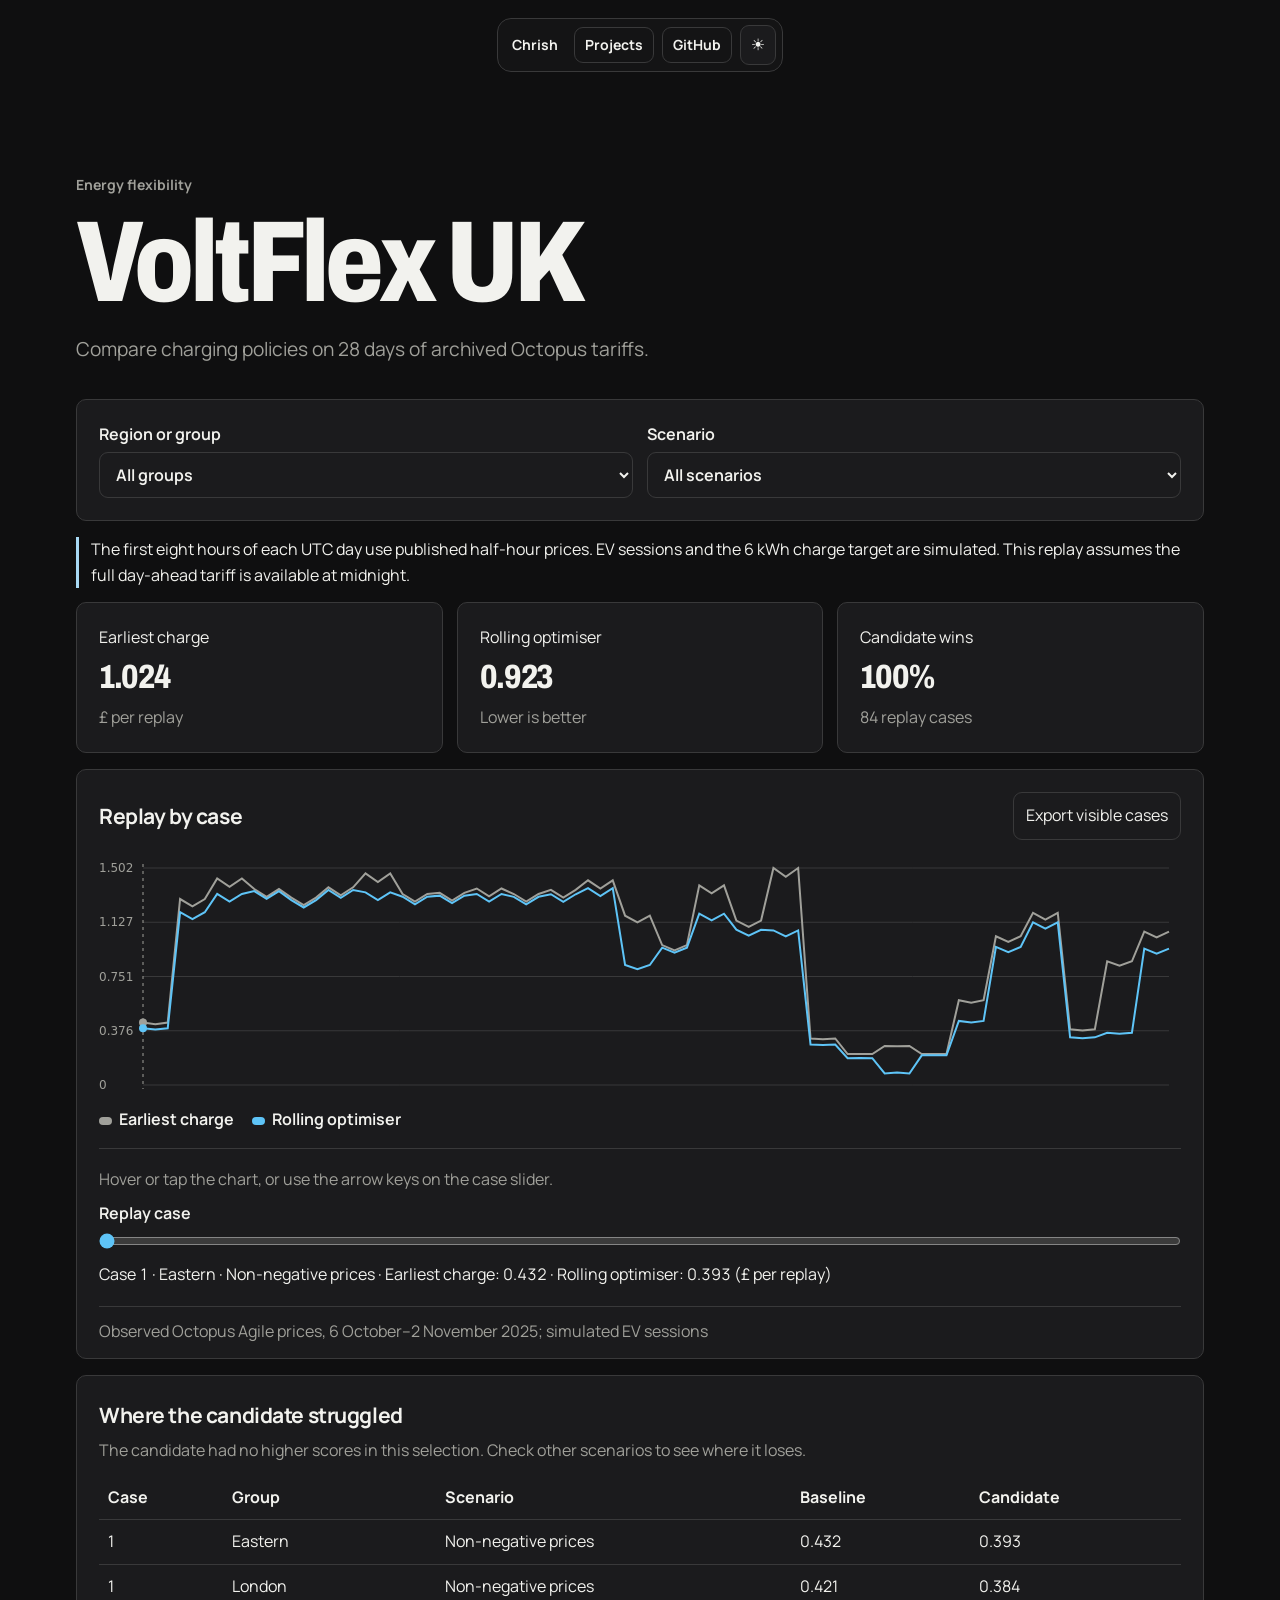
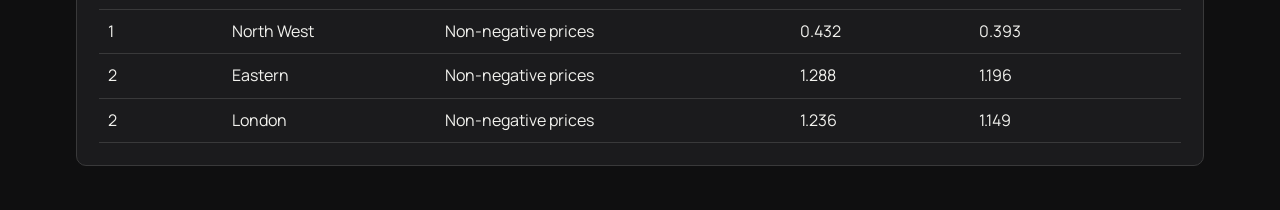
<file: replay/tariffs/index.html>
<!doctype html>
<html lang="en">
<head>
<meta charset="utf-8"><meta name="viewport" content="width=device-width,initial-scale=1">
<title>VoltFlex UK | Chrish Pep Felix A</title>
<link rel="stylesheet" href="/replay/theme.css">
</head>
<body>
<script>
try {
  if (localStorage.getItem('chrish-theme') === 'light') document.documentElement.dataset.theme = 'light';
} catch {}
</script>
<nav class="topnav" aria-label="Main">
  <a class="name" href="/">Chrish</a>
  <a class="nav-link" href="/#projects">Projects</a>
  <a class="nav-link" id="repo" href="https://github.com/ChrishA-tech/voltflex-uk">GitHub</a>
  <button id="themeBtn" type="button" aria-label="Switch to light mode">☀</button>
</nav>
<main>
<header class="hero"><p class="domain" id="domain">Interactive portfolio</p><h1 id="title">UK Decision Replay</h1><p id="subtitle" class="lead"></p></header>
<p id="failure" role="alert" class="panel hidden"></p>
<div id="interactive" class="hidden">
<div class="filters panel">
<label id="project-filter">Project<select id="project"></select></label>
<label>Region or group<select id="group"></select></label>
<label>Scenario<select id="scenario"></select></label>
</div>
<p id="scope" class="scope"></p>
<section class="scores" aria-label="Results" aria-live="polite">
<div class="panel"><span id="base-label"></span><strong id="baseline"></strong><span class="muted" id="units"></span></div>
<div class="panel"><span id="candidate-label"></span><strong id="candidate"></strong><span class="muted">Lower is better</span></div>
<div class="panel"><span>Candidate wins</span><strong id="wins"></strong><span class="muted" id="count"></span></div>
</section>
<section class="panel chart">
<div class="row"><h2>Replay by case</h2><button id="download" type="button">Export visible cases</button></div>
<canvas id="chart" role="img" aria-label="Baseline and candidate scores by replay case" aria-describedby="case-hint"></canvas>
<div class="legend"><span id="base-legend"></span><span id="candidate-legend"></span></div>
<div class="case-inspector" id="case-inspector">
  <p id="case-hint">Hover or tap the chart, or use the arrow keys on the case slider.</p>
  <label for="case-slider">Replay case</label>
  <input type="range" id="case-slider" min="0" max="0" value="0" aria-describedby="case-hint">
  <p id="case-readout" aria-live="polite"></p>
</div>
<p class="state" id="status" aria-live="polite"></p>
</section>
<section class="panel details">
<h2>Where the candidate struggled</h2>
<p id="analysis"></p>
<div class="scroll"><table><thead><tr><th scope="col">Case</th><th scope="col">Group</th><th scope="col">Scenario</th><th scope="col">Baseline</th><th scope="col">Candidate</th></tr></thead><tbody id="cases"></tbody></table></div>
</section>
</div>
<noscript><p class="panel">Enable JavaScript to explore the replay. The source and benchmark documentation are available on GitHub.</p></noscript>
</main>
<script id="data" type="application/json">[{"config": {"slug": "voltflex-uk", "name": "VoltFlex UK", "domain": "Energy flexibility", "subtitle": "Compare charging policies on 28 days of archived Octopus tariffs.", "units": "£ per replay", "baseline": "Earliest charge", "candidate": "Rolling optimiser", "stress": "Negative prices", "groups": ["North West", "London", "Scotland"], "note": "The first eight hours of each UTC day use published half-hour prices. EV sessions and the 6 kWh charge target are simulated. This replay assumes the full day-ahead tariff is available at midnight."}, "provenance": "Observed Octopus Agile prices, 6 October–2 November 2025; simulated EV sessions", "cases": [{"period": 1, "group": "Eastern", "scenario": "Non-negative prices", "baseline": 0.43193, "candidate": 0.3928}, {"period": 1, "group": "London", "scenario": "Non-negative prices", "baseline": 0.42119, "candidate": 0.38397}, {"period": 1, "group": "North West", "scenario": "Non-negative prices", "baseline": 0.43193, "candidate": 0.3928}, {"period": 2, "group": "Eastern", "scenario": "Non-negative prices", "baseline": 1.28768, "candidate": 1.19628}, {"period": 2, "group": "London", "scenario": "Non-negative prices", "baseline": 1.23638, "candidate": 1.14927}, {"period": 2, "group": "North West", "scenario": "Non-negative prices", "baseline": 1.28768, "candidate": 1.19628}, {"period": 3, "group": "Eastern", "scenario": "Non-negative prices", "baseline": 1.42991, "candidate": 1.323}, {"period": 3, "group": "London", "scenario": "Non-negative prices", "baseline": 1.37192, "candidate": 1.27002}, {"period": 3, "group": "North West", "scenario": "Non-negative prices", "baseline": 1.42991, "candidate": 1.323}, {"period": 4, "group": "Eastern", "scenario": "Non-negative prices", "baseline": 1.35665, "candidate": 1.34233}, {"period": 4, "group": "London", "scenario": "Non-negative prices", "baseline": 1.302, "candidate": 1.2884}, {"period": 4, "group": "North West", "scenario": "Non-negative prices", "baseline": 1.35665, "candidate": 1.34233}, {"period": 5, "group": "Eastern", "scenario": "Non-negative prices", "baseline": 1.29723, "candidate": 1.28005}, {"period": 5, "group": "London", "scenario": "Non-negative prices", "baseline": 1.24568, "candidate": 1.22922}, {"period": 5, "group": "North West", "scenario": "Non-negative prices", "baseline": 1.29723, "candidate": 1.28005}, {"period": 6, "group": "Eastern", "scenario": "Non-negative prices", "baseline": 1.36882, "candidate": 1.35044}, {"period": 6, "group": "London", "scenario": "Non-negative prices", "baseline": 1.31369, "candidate": 1.29627}, {"period": 6, "group": "North West", "scenario": "Non-negative prices", "baseline": 1.36882, "candidate": 1.35044}, {"period": 7, "group": "Eastern", "scenario": "Non-negative prices", "baseline": 1.46523, "candidate": 1.33374}, {"period": 7, "group": "London", "scenario": "Non-negative prices", "baseline": 1.40557, "candidate": 1.28005}, {"period": 7, "group": "North West", "scenario": "Non-negative prices", "baseline": 1.46523, "candidate": 1.33374}, {"period": 8, "group": "Eastern", "scenario": "Non-negative prices", "baseline": 1.32252, "candidate": 1.30367}, {"period": 8, "group": "London", "scenario": "Non-negative prices", "baseline": 1.26955, "candidate": 1.25141}, {"period": 8, "group": "North West", "scenario": "Non-negative prices", "baseline": 1.32252, "candidate": 1.30367}, {"period": 9, "group": "Eastern", "scenario": "Non-negative prices", "baseline": 1.33064, "candidate": 1.31107}, {"period": 9, "group": "London", "scenario": "Non-negative prices", "baseline": 1.27742, "candidate": 1.25881}, {"period": 9, "group": "North West", "scenario": "Non-negative prices", "baseline": 1.33064, "candidate": 1.31107}, {"period": 10, "group": "Eastern", "scenario": "Non-negative prices", "baseline": 1.36047, "candidate": 1.32276}, {"period": 10, "group": "London", "scenario": "Non-negative prices", "baseline": 1.30558, "candidate": 1.26978}, {"period": 10, "group": "North West", "scenario": "Non-negative prices", "baseline": 1.36047, "candidate": 1.32276}, {"period": 11, "group": "Eastern", "scenario": "Non-negative prices", "baseline": 1.32228, "candidate": 1.30295}, {"period": 11, "group": "London", "scenario": "Non-negative prices", "baseline": 1.26931, "candidate": 1.25093}, {"period": 11, "group": "North West", "scenario": "Non-negative prices", "baseline": 1.32228, "candidate": 1.30295}, {"period": 12, "group": "Eastern", "scenario": "Non-negative prices", "baseline": 1.3514, "candidate": 1.32061}, {"period": 12, "group": "London", "scenario": "Non-negative prices", "baseline": 1.29723, "candidate": 1.26788}, {"period": 12, "group": "North West", "scenario": "Non-negative prices", "baseline": 1.3514, "candidate": 1.32061}, {"period": 13, "group": "Eastern", "scenario": "Non-negative prices", "baseline": 1.41726, "candidate": 1.36357}, {"period": 13, "group": "London", "scenario": "Non-negative prices", "baseline": 1.35975, "candidate": 1.30868}, {"period": 13, "group": "North West", "scenario": "Non-negative prices", "baseline": 1.41726, "candidate": 1.36357}, {"period": 14, "group": "Eastern", "scenario": "Non-negative prices", "baseline": 1.17218, "candidate": 0.83069}, {"period": 14, "group": "London", "scenario": "Non-negative prices", "baseline": 1.12636, "candidate": 0.8011}, {"period": 14, "group": "North West", "scenario": "Non-negative prices", "baseline": 1.17218, "candidate": 0.83069}, {"period": 15, "group": "Eastern", "scenario": "Non-negative prices", "baseline": 0.96863, "candidate": 0.95073}, {"period": 15, "group": "London", "scenario": "Non-negative prices", "baseline": 0.93259, "candidate": 0.91541}, {"period": 15, "group": "North West", "scenario": "Non-negative prices", "baseline": 0.96863, "candidate": 0.95073}, {"period": 16, "group": "Eastern", "scenario": "Non-negative prices", "baseline": 1.38266, "candidate": 1.18578}, {"period": 16, "group": "London", "scenario": "Non-negative prices", "baseline": 1.32682, "candidate": 1.13949}, {"period": 16, "group": "North West", "scenario": "Non-negative prices", "baseline": 1.38266, "candidate": 1.18578}, {"period": 17, "group": "Eastern", "scenario": "Non-negative prices", "baseline": 1.13877, "candidate": 1.07506}, {"period": 17, "group": "London", "scenario": "Non-negative prices", "baseline": 1.09462, "candidate": 1.03377}, {"period": 17, "group": "North West", "scenario": "Non-negative prices", "baseline": 1.13877, "candidate": 1.07506}, {"period": 18, "group": "Eastern", "scenario": "Non-negative prices", "baseline": 1.50245, "candidate": 1.07028}, {"period": 18, "group": "London", "scenario": "Non-negative prices", "baseline": 1.44089, "candidate": 1.02948}, {"period": 18, "group": "North West", "scenario": "Non-negative prices", "baseline": 1.50245, "candidate": 1.07028}, {"period": 19, "group": "Eastern", "scenario": "Non-negative prices", "baseline": 0.3224, "candidate": 0.28064}, {"period": 19, "group": "London", "scenario": "Non-negative prices", "baseline": 0.31715, "candidate": 0.2773}, {"period": 19, "group": "North West", "scenario": "Non-negative prices", "baseline": 0.3224, "candidate": 0.28064}, {"period": 20, "group": "Eastern", "scenario": "Negative prices", "baseline": 0.21453, "candidate": 0.18566}, {"period": 20, "group": "London", "scenario": "Negative prices", "baseline": 0.2143, "candidate": 0.18685}, {"period": 20, "group": "North West", "scenario": "Negative prices", "baseline": 0.21453, "candidate": 0.18566}, {"period": 21, "group": "Eastern", "scenario": "Negative prices", "baseline": 0.27061, "candidate": 0.0797}, {"period": 21, "group": "London", "scenario": "Negative prices", "baseline": 0.26775, "candidate": 0.08591}, {"period": 21, "group": "North West", "scenario": "Negative prices", "baseline": 0.27061, "candidate": 0.0797}, {"period": 22, "group": "Eastern", "scenario": "Negative prices", "baseline": 0.21453, "candidate": 0.20547}, {"period": 22, "group": "London", "scenario": "Negative prices", "baseline": 0.2143, "candidate": 0.2057}, {"period": 22, "group": "North West", "scenario": "Negative prices", "baseline": 0.21453, "candidate": 0.20547}, {"period": 23, "group": "Eastern", "scenario": "Non-negative prices", "baseline": 0.58705, "candidate": 0.44339}, {"period": 23, "group": "London", "scenario": "Non-negative prices", "baseline": 0.56915, "candidate": 0.43217}, {"period": 23, "group": "North West", "scenario": "Non-negative prices", "baseline": 0.58705, "candidate": 0.44339}, {"period": 24, "group": "Eastern", "scenario": "Non-negative prices", "baseline": 1.02972, "candidate": 0.95598}, {"period": 24, "group": "London", "scenario": "Non-negative prices", "baseline": 0.99058, "candidate": 0.92042}, {"period": 24, "group": "North West", "scenario": "Non-negative prices", "baseline": 1.02972, "candidate": 0.95598}, {"period": 25, "group": "Eastern", "scenario": "Non-negative prices", "baseline": 1.19223, "candidate": 1.12589}, {"period": 25, "group": "London", "scenario": "Non-negative prices", "baseline": 1.14545, "candidate": 1.08222}, {"period": 25, "group": "North West", "scenario": "Non-negative prices", "baseline": 1.19223, "candidate": 1.12589}, {"period": 26, "group": "Eastern", "scenario": "Non-negative prices", "baseline": 0.3854, "candidate": 0.33003}, {"period": 26, "group": "London", "scenario": "Non-negative prices", "baseline": 0.37705, "candidate": 0.32431}, {"period": 26, "group": "North West", "scenario": "Non-negative prices", "baseline": 0.3854, "candidate": 0.33003}, {"period": 27, "group": "Eastern", "scenario": "Non-negative prices", "baseline": 0.8567, "candidate": 0.36201}, {"period": 27, "group": "London", "scenario": "Non-negative prices", "baseline": 0.82616, "candidate": 0.35461}, {"period": 27, "group": "North West", "scenario": "Non-negative prices", "baseline": 0.8567, "candidate": 0.36201}, {"period": 28, "group": "Eastern", "scenario": "Non-negative prices", "baseline": 1.06169, "candidate": 0.94405}, {"period": 28, "group": "London", "scenario": "Non-negative prices", "baseline": 1.02113, "candidate": 0.9092}, {"period": 28, "group": "North West", "scenario": "Non-negative prices", "baseline": 1.06169, "candidate": 0.94405}], "baseline_mean": 1.024079880952381, "candidate_mean": 0.9230939285714286}]</script>
<script>
'use strict';
const el = id => document.getElementById(id);
const number = new Intl.NumberFormat('en-GB',{maximumFractionDigits:3});
const fmt = value => Number.isFinite(value) ? number.format(value) : '—';
let catalogue, selected, cases=[], activeCase=0;
const themeButton = el('themeBtn');
const root = document.documentElement;
function syncThemeButton() {
  const light = root.dataset.theme === 'light';
  themeButton.textContent = light ? '☾' : '☀';
  themeButton.setAttribute('aria-label', light ? 'Switch to dark mode' : 'Switch to light mode');
}
syncThemeButton();
themeButton.addEventListener('click', () => {
  const light = root.dataset.theme !== 'light';
  if (light) root.dataset.theme = 'light';
  else delete root.dataset.theme;
  try { localStorage.setItem('chrish-theme', light ? 'light' : 'dark'); } catch {}
  syncThemeButton();
  plot();
});

function options(target, entries) {
  target.replaceChildren(...entries.map(([value,label]) => new Option(label,value)));
}
function plot() {
  const canvas=el('chart'), ctx=canvas.getContext('2d');
  if (!ctx) return;
  const w=canvas.clientWidth,h=canvas.clientHeight, scale=window.devicePixelRatio || 1;
  canvas.width=w*scale; canvas.height=h*scale; ctx.scale(scale,scale);
  if (!cases.length || w<65) return;
  const colors=getComputedStyle(document.documentElement);
  const yValues=cases.flatMap(row=>[row.baseline,row.candidate]);
  const min=Math.min(0,...yValues), max=Math.max(...yValues,min+.001);
  const x=i=>44+(w-56)*(cases.length===1 ? .5 : i/(cases.length-1));
  const y=v=>h-22-(h-38)*(v-min)/(max-min);
  ctx.font='12px system-ui';
  for(let i=0;i<=4;i++){
    const v=min+(max-min)*i/4;
    ctx.strokeStyle=colors.getPropertyValue('--line'); ctx.beginPath();ctx.moveTo(44,y(v));ctx.lineTo(w-12,y(v));ctx.stroke();
    ctx.fillStyle=colors.getPropertyValue('--sub');ctx.fillText(fmt(v),0,y(v)+4);
  }
  if (cases[activeCase]) {
    ctx.strokeStyle=colors.getPropertyValue('--sub');
    ctx.setLineDash([3,4]);
    ctx.beginPath();ctx.moveTo(x(activeCase),12);ctx.lineTo(x(activeCase),h-18);ctx.stroke();
    ctx.setLineDash([]);
  }
  for(const [key,variable] of [['baseline','--base'],['candidate','--candidate']]){
    ctx.strokeStyle=ctx.fillStyle=colors.getPropertyValue(variable);ctx.lineWidth=2;
    ctx.beginPath();cases.forEach((row,i)=>i?ctx.lineTo(x(i),y(row[key])):ctx.moveTo(x(i),y(row[key])));ctx.stroke();
    ctx.beginPath();ctx.arc(x(activeCase),y(cases[activeCase][key]),4,0,Math.PI*2);ctx.fill();
  }
}
function selectCase(index) {
  if (!cases.length) return;
  activeCase=Math.min(cases.length-1,Math.max(0,index));
  const row=cases[activeCase], config=selected.config;
  const label='Case '+row.period+' · '+row.group+' · '+row.scenario;
  const scores=config.baseline+': '+fmt(row.baseline)+' · '+config.candidate+': '+fmt(row.candidate)+' ('+config.units+')';
  const slider=el('case-slider');
  slider.value=activeCase;
  slider.setAttribute('aria-valuetext',label+' · '+scores);
  el('case-readout').textContent=label+' · '+scores;
  plot();
}
function pointCase(event) {
  const box=el('chart').getBoundingClientRect();
  if (box.width<=56) return;
  const fraction=(event.clientX-box.left-44)/(box.width-56);
  const index=Math.min(cases.length-1,Math.max(0,Math.round(fraction*(cases.length-1))));
  if (index!==activeCase) selectCase(index);
}
function render() {
  const group=el('group').value, scenario=el('scenario').value;
  cases=selected.cases.filter(row=>(!group||row.group===group)&&(!scenario||row.scenario===scenario));
  activeCase=0;
  const slider=el('case-slider');
  slider.max=Math.max(0,cases.length-1);
  slider.value=0;
  slider.disabled=cases.length<2;
  el('case-inspector').hidden=!cases.length;
  if (cases.length) selectCase(0);
  else {
    slider.removeAttribute('aria-valuetext');
    el('case-readout').textContent='';
  }
  const mean=key=>cases.length?cases.reduce((sum,row)=>sum+row[key],0)/cases.length:NaN;
  const wins=cases.filter(row=>row.candidate<row.baseline-1e-8).length;
  const losses=cases.filter(row=>row.candidate>row.baseline+1e-8).sort((a,b)=>(b.candidate-b.baseline)-(a.candidate-a.baseline));
  el('baseline').textContent=fmt(mean('baseline'));el('candidate').textContent=fmt(mean('candidate'));
  el('wins').textContent=cases.length?Math.round(100*wins/cases.length)+'%':'—';
  el('count').textContent=cases.length+' replay cases';
  el('status').textContent=cases.length?selected.provenance:'No cases match these filters. Choose another group or scenario.';
  const worst=losses[0];
  el('analysis').textContent=worst?`The candidate scored worse in ${losses.length} of ${cases.length} cases. The largest gap was ${fmt(worst.candidate-worst.baseline)} in case ${worst.period} (${worst.scenario}, ${worst.group}).`:cases.length?'The candidate had no higher scores in this selection. Check other scenarios to see where it loses.':'Change the filters to inspect results.';
  el('download').disabled = !cases.length;
  el('cases').replaceChildren(...(losses.length?losses:cases).slice(0,5).map(row=>{
    const tr=document.createElement('tr');
    for(const value of [row.period,row.group,row.scenario,fmt(row.baseline),fmt(row.candidate)]) tr.insertCell().textContent=value;
    return tr;
  }));
  plot();
}
function setProject() {
  selected=catalogue.find(row=>row.config.slug===el('project').value) || catalogue[0];
  const c=selected.config;
  for(const [id,value] of Object.entries({title:c.name,domain:c.domain,subtitle:c.subtitle,scope:c.note,units:c.units,'base-label':c.baseline,'base-legend':c.baseline,'candidate-label':c.candidate,'candidate-legend':c.candidate})) el(id).textContent=value;
  el('repo').href='https://github.com/ChrishA-tech/'+c.slug;
  options(el('group'),[['','All groups'],...[...new Set(selected.cases.map(row=>row.group))].map(value=>[value,value])]);
  options(el('scenario'),[['','All scenarios'],...[...new Set(selected.cases.map(row=>row.scenario))].map(value=>[value,value])]);
  render();
}
try {
  catalogue=JSON.parse(el('data').textContent);
  if(!Array.isArray(catalogue)||!catalogue.length||catalogue.some(item=>!item.config||!Array.isArray(item.cases))) throw Error('Invalid replay data');
  options(el('project'),catalogue.map(row=>[row.config.slug,row.config.name]));
  const requested=new URLSearchParams(location.search).get('project');
  const requestedProject=catalogue.find(row=>row.config.slug===requested);
  if(requestedProject) {
    catalogue=[requestedProject];
    options(el('project'),[[requestedProject.config.slug,requestedProject.config.name]]);
  }
  const singleProject=catalogue.length===1;
  el('project-filter').hidden=singleProject;
  el('project-filter').parentElement.classList.toggle('single-project',singleProject);
  const archiveLink=el('archive-link');
  if(archiveLink) archiveLink.parentElement.hidden=singleProject && catalogue[0].config.slug!=='voltflex-uk';
  el('interactive').classList.remove('hidden');
  setProject();
  el('project').addEventListener('change',setProject);
  ['group','scenario'].forEach(id=>el(id).addEventListener('change',render));
  window.addEventListener('resize',plot);
  el('case-slider').addEventListener('input',event=>selectCase(Number(event.target.value)));
  el('chart').addEventListener('pointermove',event=>{ if(event.pointerType==='mouse') pointCase(event); });
  el('chart').addEventListener('pointerdown',pointCase);
  el('download').addEventListener('click',()=>{
    const quote=value=>'"'+String(value).replaceAll('"','""')+'"';
    const lines=cases.map(row=>[row.period,row.group,row.scenario,row.baseline,row.candidate,selected.provenance].map(quote).join(','));
    const url=URL.createObjectURL(new Blob(['case,group,scenario,baseline_score,candidate_score,provenance\n'+lines.join('\n')],{type:'text/csv'}));
    const link=document.createElement('a');link.href=url;link.download=selected.config.slug+'-replay.csv';link.click();setTimeout(()=>URL.revokeObjectURL(url),1000);
  });
} catch(error) {
  el('interactive').classList.add('hidden');
  el('failure').textContent='Replay data could not be loaded. Reload the page or check the repository for a fresh dashboard.';
  el('failure').classList.remove('hidden');
}
</script>
</body>
</html>
</file>
<file: skills/catalog.css>
.skill-catalog{margin-top:24px;border:1px solid var(--line);border-radius:14px;padding:clamp(14px,3vw,24px);color:var(--ink)}
.skill-catalog summary{cursor:pointer;font-weight:800}
.skill-controls{display:grid;grid-template-columns:repeat(auto-fit,minmax(min(100%,180px),1fr));gap:12px;margin-top:16px}
.skill-controls label{display:grid;gap:5px;min-width:0;font-weight:700}
.skill-controls :is(input,select),#skill-more{font:inherit;color:var(--ink);background:var(--bg);border:1px solid var(--line);border-radius:9px;padding:8px;min-width:0}
#skill-count{margin:14px 0;color:var(--ink2);font-size:.9rem}
#skill-list{margin:0;padding:0;list-style:none}
#skill-list li{padding:12px 0;border-top:1px solid var(--line);overflow-wrap:anywhere}
#skill-list strong{display:block}
#skill-list a{font-size:.86rem;text-decoration:underline;text-underline-offset:3px}
#skill-more{margin-top:12px;cursor:pointer}
.skill-catalog :focus-visible{outline:2px solid var(--ink);outline-offset:3px}
</file>
<file: replay/theme.css>
@font-face{font-family:Archivo;src:url(/fonts/archivo.woff2) format("woff2");font-weight:100 900;font-stretch:62% 125%;font-display:swap}
@font-face{font-family:Manrope;src:url(/fonts/manrope.woff2) format("woff2");font-weight:200 800;font-display:swap}
:root{color-scheme:dark;font:16px/1.6 Manrope,system-ui,sans-serif;--surface:#1b1b1d;--ink:#f2f2ee;--sub:#a0a09a;--bg:#0f0f10;--line:#39393a;--blue:#a8d9f4;--candidate:#5ec4f7;--base:#a0a09a;--nav:rgba(22,22,23,.85)}
:root[data-theme="light"]{color-scheme:light;--surface:#fff;--ink:#121212;--sub:#62625e;--bg:#f4f3ef;--line:#d6d5cf;--blue:#075680;--candidate:#006597;--base:#656560;--nav:rgba(255,255,255,.85)}
*{box-sizing:border-box}body{margin:0;color:var(--ink);background:var(--bg)}main,nav{max-width:1152px;margin:auto;padding:0 26px}nav{display:flex;justify-content:space-between;align-items:center;gap:20px;padding-block:22px}a{color:var(--blue);text-underline-offset:4px}h1,h2,p{margin:0}h1{font-size:clamp(3.1rem,8vw,6.7rem);line-height:1;letter-spacing:-.075em;margin:.2em 0}h2{font-size:1.32rem;letter-spacing:-.02em}.lead{font-size:1.2rem;max-width:38rem;color:var(--sub)}.hero{padding:48px 0 35px;border-top:1px solid var(--line)}.domain{color:var(--blue);font-weight:700}.panel{padding:22px;background:var(--surface);border:1px solid var(--line);border-radius:24px;box-shadow:0 10px 30px #182a4510}.filters,.scores{display:grid;grid-template-columns:repeat(3,minmax(0,1fr));gap:14px;margin-bottom:16px}.scores strong{display:block;font-size:2.1rem;letter-spacing:-.04em}.muted,.panel p{color:var(--sub)}.panel p{margin-top:6px}label{display:grid;gap:5px;font-weight:650}select,button{width:100%;font:inherit;border:1px solid var(--line);border-radius:12px;background:var(--surface);color:var(--ink);padding:10px 12px}button{width:auto;cursor:pointer}button:disabled{opacity:.5;cursor:default}button:hover:not(:disabled){border-color:var(--blue)}.chart{padding-bottom:14px}.chart canvas{width:100%;height:255px;display:block;margin-top:12px}.legend{display:flex;gap:18px;font-weight:650;flex-wrap:wrap}.legend span::before{content:'';display:inline-block;width:.8rem;height:.5rem;border-radius:4px;background:var(--base);margin-right:7px}.legend span+span::before{background:var(--candidate)}.details{margin:16px 0 44px}.details table{width:100%;border-collapse:collapse;text-align:left;margin-top:12px}td,th{padding:9px;border-bottom:1px solid var(--line)}.scroll{overflow:auto}.row{display:flex;justify-content:space-between;align-items:center;gap:10px;flex-wrap:wrap}.scope{border-left:3px solid var(--blue);padding-left:12px;margin:14px 0}.state{margin-top:12px}.hidden{display:none}@media(max-width:670px){main,nav{padding-inline:16px}.filters{grid-template-columns:1fr}.scores{gap:6px}.scores .panel{padding:10px}.scores strong{font-size:1.5rem}.hero{padding-block:32px}.chart canvas{height:210px}}

main{max-width:1180px}
nav.topnav{position:sticky;top:18px;z-index:2;width:max-content;max-width:calc(100% - 24px);margin:18px auto 0;justify-content:center;gap:8px;padding:6px 6px 6px 14px;border-radius:14px;border:1px solid var(--line);background:var(--nav);backdrop-filter:blur(14px)}
.topnav a{color:var(--ink);text-decoration:none;font-size:.875rem;font-weight:700}
.topnav .name{margin-right:8px}
.nav-link,#themeBtn{border:1px solid var(--line);border-radius:9px;padding:6px 10px}
#themeBtn{min-width:36px}
:focus-visible{outline:2px solid var(--ink);outline-offset:3px}
.hero{border:0;padding:clamp(48px,8vw,108px) 0 34px}
.domain{color:var(--sub);font-size:.875rem}
h1,.scores strong{font-family:Archivo,system-ui,sans-serif;font-weight:800;font-variation-settings:"wdth" 80;letter-spacing:-.04em}
h1{font-size:clamp(3.1rem,9vw,7.5rem);line-height:.95;margin:12px 0 16px}
.panel{border-radius:10px;box-shadow:none}
select,button{border-radius:9px}
.scores .panel{overflow-wrap:anywhere}
.state{border-top:1px solid var(--line);padding-top:12px}

[hidden]{display:none!important}
.filters.single-project{grid-template-columns:repeat(2,minmax(0,1fr))}
.chart canvas{cursor:crosshair}
.case-inspector{margin-top:16px;padding:12px 0;border-top:1px solid var(--line)}
.case-inspector label{display:block;margin:8px 0 4px}
.case-inspector input{width:100%;margin:0;accent-color:var(--candidate)}
.case-inspector p:last-child{font-variant-numeric:tabular-nums;color:var(--ink)}
@media(max-width:670px){.filters.single-project{grid-template-columns:1fr}}
@media(prefers-reduced-motion:no-preference){
  .topnav{animation:replay-nav-in .65s cubic-bezier(.2,.8,.2,1) both}
  .hero,.filters,.scores,.chart,.details{animation:replay-reveal .7s cubic-bezier(.2,.8,.2,1) both}
  .filters{animation-delay:.08s}.scores{animation-delay:.14s}.chart{animation-delay:.2s}.details{animation-delay:.26s}
}
@keyframes replay-reveal{from{opacity:0;transform:translateY(18px)}to{opacity:1;transform:none}}
@keyframes replay-nav-in{from{opacity:0;transform:translateY(-12px)}to{opacity:1;transform:none}}
</file>
<file: handoverwatch/style.css>
:root{--benchmark:#f1bf68;--ridge:#71d3aa}
:root[data-theme="light"]{--benchmark:#875503;--ridge:#006b54}
main{padding-bottom:48px}
.hero .lead{max-width:55ch}
#results,.details{margin-top:16px}
.cards{display:grid;grid-template-columns:repeat(auto-fit,minmax(min(100%,165px),1fr));gap:10px}
.cards article{min-width:0;padding:14px;border:1px solid var(--line);border-radius:10px;background:var(--bg)}
.cards strong{display:block;color:var(--ink);font:800 clamp(1.5rem,4vw,2.25rem)/1.2 Archivo,system-ui,sans-serif;font-variant-numeric:tabular-nums;letter-spacing:-.04em}
.cards span,#definition,#quality{color:var(--sub)}
.plot{margin:16px 0;overflow:hidden;border-bottom:1px solid var(--line)}
#chart{display:block;width:100%;height:auto}
#chart text{fill:var(--sub);font-size:15px}
#chart line{stroke:var(--line)}
#point-label{display:block;font-weight:700}
#point{width:auto;max-width:100%;margin-inline-start:6px}
#observation{font-variant-numeric:tabular-nums}
#download{max-width:100%;white-space:normal}
html.ink-transition::view-transition-group(root),
html.ink-transition::view-transition-old(root),
html.ink-transition::view-transition-new(root){animation:none}
html.ink-transition::view-transition-old(root),
html.ink-transition::view-transition-new(root){mix-blend-mode:normal}
html.ink-transition::view-transition-old(root){z-index:1}
html.ink-transition::view-transition-new(root){z-index:2;clip-path:var(--ink-start)}
@media(max-width:480px){
  main{padding-inline:14px}
  .hero h1{font-size:clamp(2.25rem,10vw,3.4rem)}
  #point{display:block;margin-inline-start:0}
}
</file>
